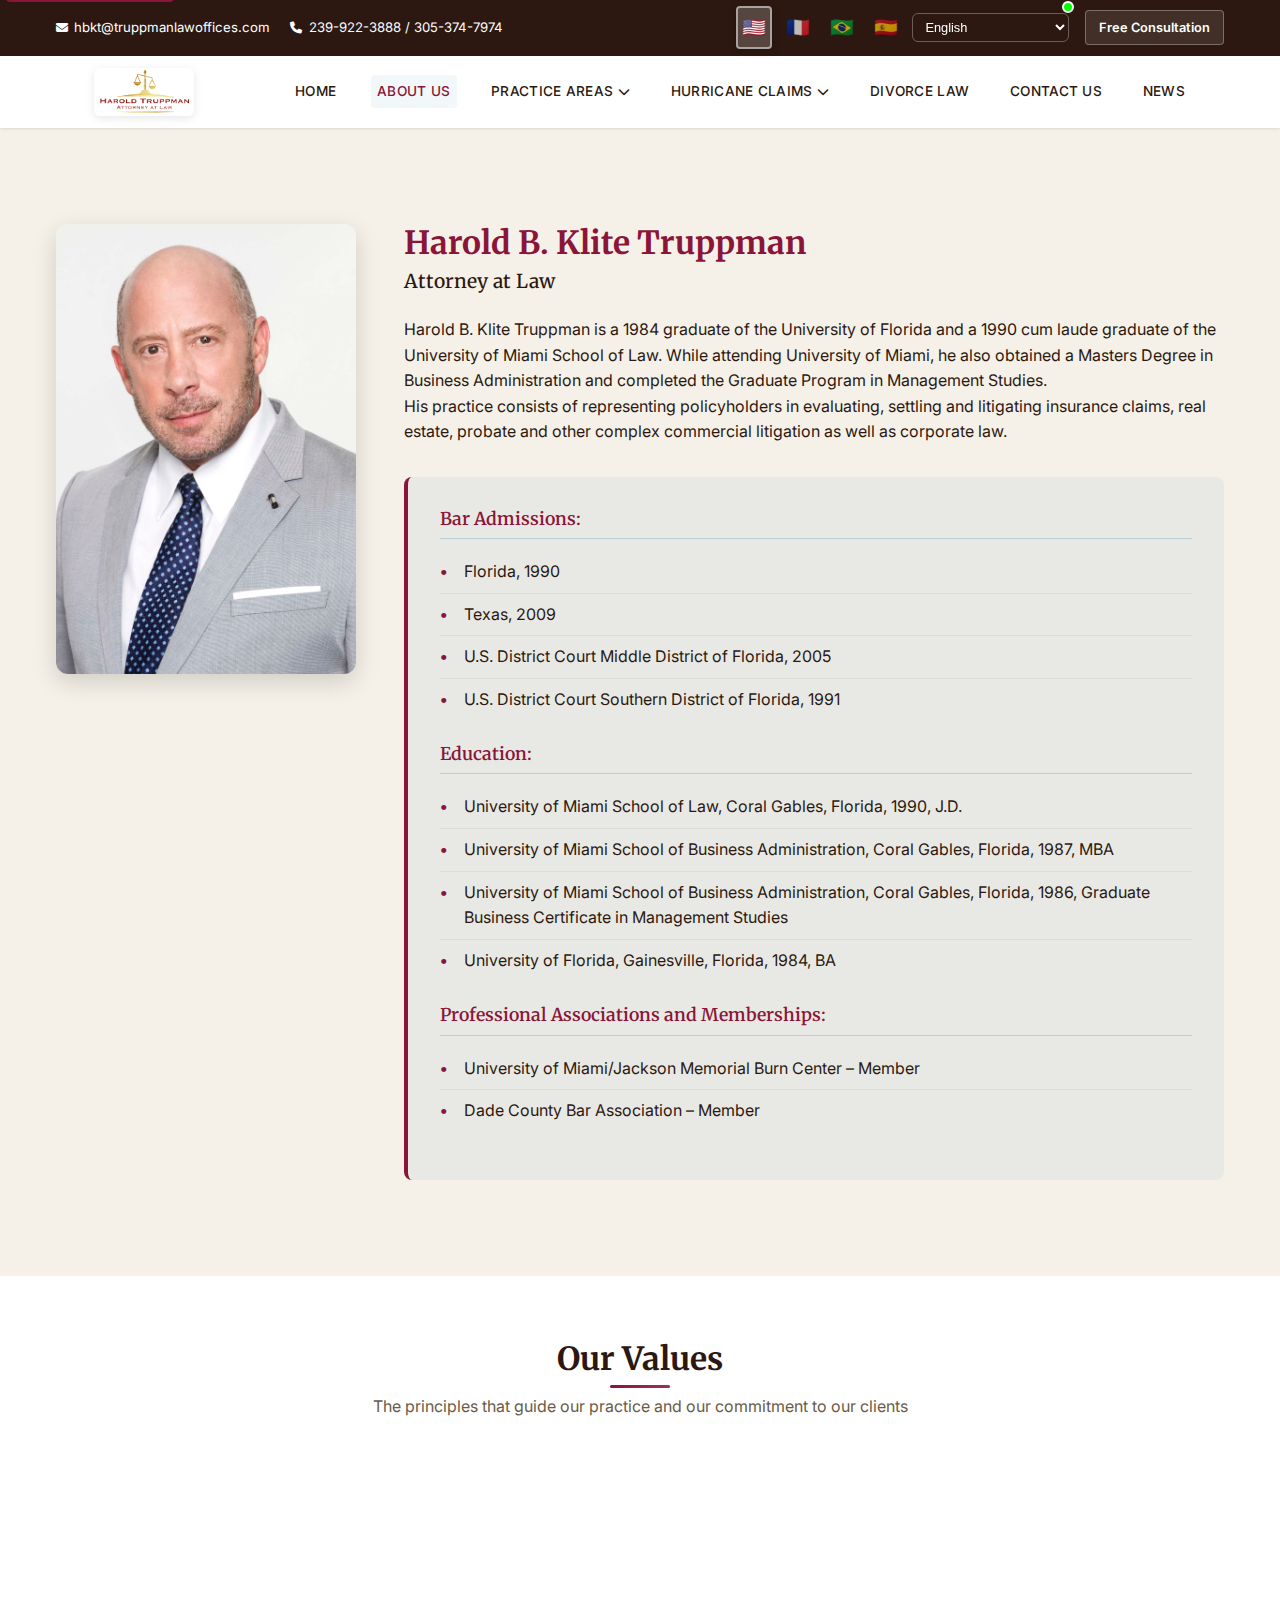
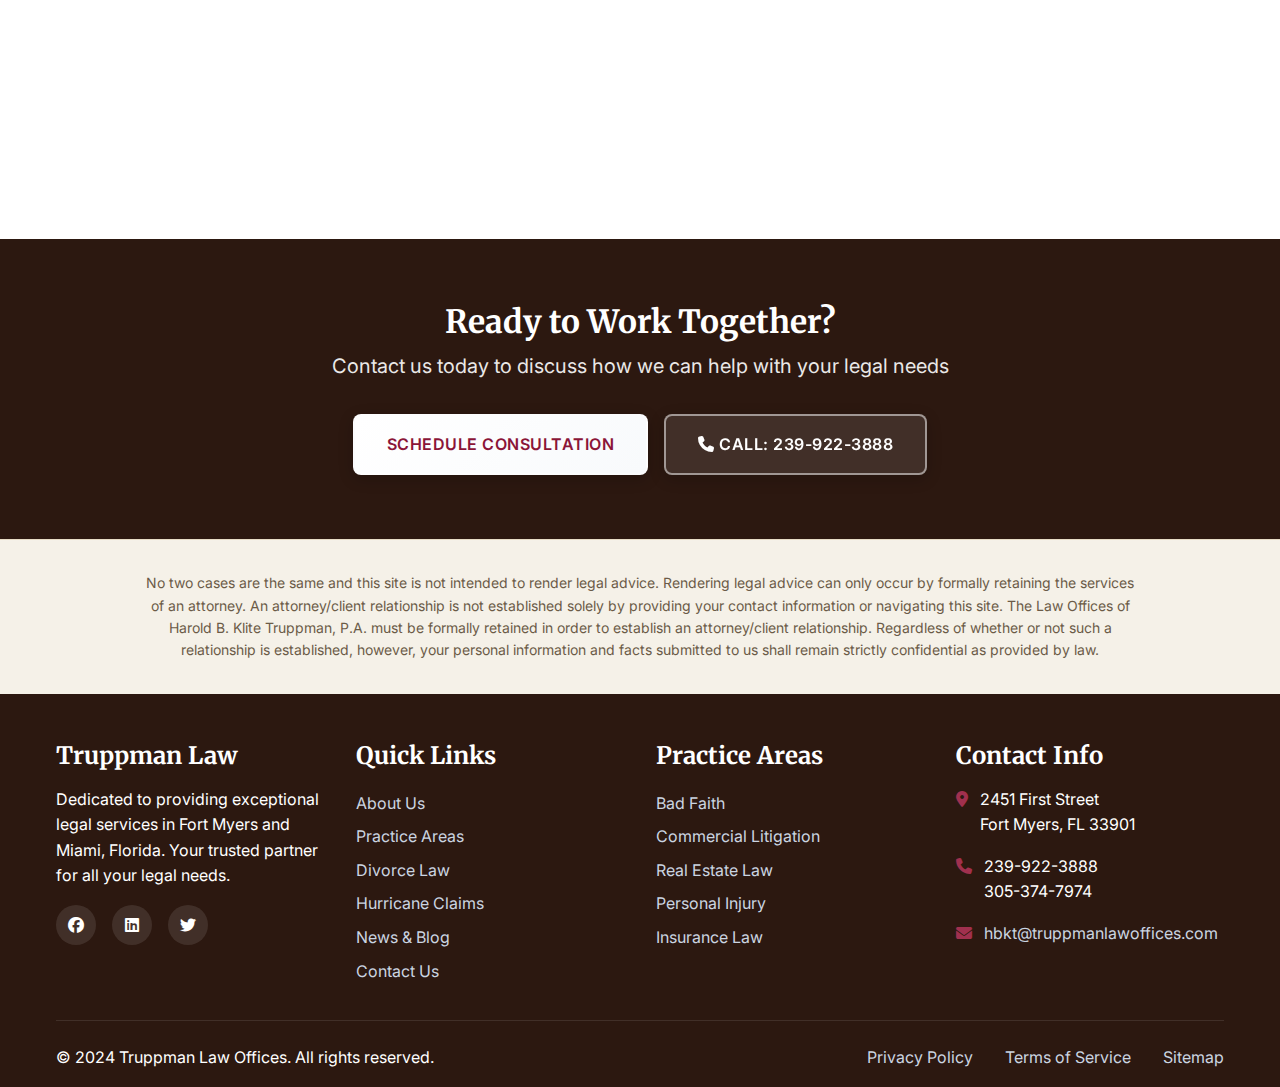
<file: pages/about.html>
<!DOCTYPE html>
<html lang="en">
<head>
    <meta charset="UTF-8">
    <meta name="viewport" content="width=device-width, initial-scale=1.0">
    <title>About Us - Truppman Law | Fort Myers & Miami</title>
    <meta name="description" content="Learn about Truppman Law, our experienced attorneys, and our commitment to providing exceptional legal services in Fort Myers and Miami, Florida.">
    
    <!-- Google Fonts -->
    <link rel="preconnect" href="https://fonts.googleapis.com">
    <link rel="preconnect" href="https://fonts.gstatic.com" crossorigin>
    <link href="https://fonts.googleapis.com/css2?family=Inter:wght@300;400;500;600;700&family=Merriweather:wght@300;400;700&display=swap" rel="stylesheet">
    
    <!-- Font Awesome for Icons -->
    <link rel="stylesheet" href="https://cdnjs.cloudflare.com/ajax/libs/font-awesome/6.4.0/css/all.min.css">
    
    <!-- Custom CSS -->
    <link rel="stylesheet" href="../css/styles.css">
    <link rel="stylesheet" href="../css/enhanced-styles.css">
    <link rel="stylesheet" href="../css/navbar-fixes.css">
    <link rel="stylesheet" href="../css/logo-optimization.css">
    <link rel="stylesheet" href="../css/about-credentials.css">
    <link rel="stylesheet" href="../css/language-system.css">
</head>
<body>
    <!-- Header -->
    <header class="header">
        <!-- Top Bar -->
        <div class="top-bar">
            <div class="container">
                <div class="top-bar-content">
                    <div class="contact-info">
                        <a href="mailto:hbkt@truppmanlawoffices.com">
                            <i class="fas fa-envelope"></i>
                            hbkt@truppmanlawoffices.com
                        </a>
                        <span>
                            <i class="fas fa-phone"></i>
                            239-922-3888 / 305-374-7974
                        </span>
                    </div>
                    <div class="top-bar-actions">
                        <div class="language-selector">
                            <div class="language-flags">
                                <span class="flag-icon active" data-lang="en" title="English">🇺🇸</span>
                                <span class="flag-icon" data-lang="fr" title="French">🇫🇷</span>
                                <span class="flag-icon" data-lang="pt" title="Portuguese">🇧🇷</span>
                                <span class="flag-icon" data-lang="es" title="Spanish">🇪🇸</span>
                            </div>
                            <select id="language-select">
                                <option value="en">English</option>
                                <option value="es">Español</option>
                                <option value="fr">Français</option>
                                <option value="pt">Português</option>
                                <option value="zh">Chinese (Traditional)</option>
                                <option value="nl">Dutch</option>
                                <option value="de">German</option>
                                <option value="ht">Haitian Creole</option>
                                <option value="it">Italian</option>
                                <option value="no">Norwegian</option>
                                <option value="ru">Russian</option>
                            </select>
                        </div>
                        <a href="contact.html" class="top-bar-cta">Free Consultation</a>
                    </div>
                </div>
            </div>
        </div>

        <!-- Main Navigation -->
        <nav class="main-nav">
            <div class="container">
                <div class="nav-content">
                    <!-- Logo -->
                    <a href="../index.html" class="logo">
                        <img src="../images/Harold-Klite-Truppman-Miami-Law-Office-1.png" alt="Truppman Law - Fort Myers & Miami Florida Law Firm" class="logo-image">
                    </a>

                    <!-- Desktop Menu -->
                    <ul class="nav-menu">
                        <li><a href="../index.html">HOME</a></li>
                        <li><a href="about.html" class="active">ABOUT US</a></li>
                        <li class="dropdown">
                            <a href="#" class="dropdown-toggle">
                                PRACTICE AREAS
                                <i class="fas fa-chevron-down"></i>
                            </a>
                            <ul class="dropdown-menu">
                                <li><a href="bad-faith.html">Bad Faith</a></li>
                                <li><a href="condo-law.html">Condo Association Law</a></li>
                                <li><a href="commercial-litigation.html">Commercial Litigation</a></li>
                                <li><a href="construction.html">Construction</a></li>
                                <li><a href="covid-19.html">COVID-19 Business Interruption</a></li>
                                <li><a href="homeowners.html">Homeowners Association</a></li>
                                <li><a href="insurance.html">Insurance</a></li>
                                <li><a href="illegal-towing.html">Illegal Towing</a></li>
                                <li><a href="real-estate.html">Real Estate Law</a></li>
                                <li><a href="personal-injury.html">Personal Injury</a></li>
                            </ul>
                        </li>
                        <li class="dropdown">
                            <a href="#" class="dropdown-toggle">
                                HURRICANE CLAIMS
                                <i class="fas fa-chevron-down"></i>
                            </a>
                            <ul class="dropdown-menu">
                                <li><a href="hurricane-claims.html">Hurricane Insurance Claims</a></li>
                                <li><a href="faq-hurricane.html">FAQ Hurricane Damage</a></li>
                                <li><a href="faq-insurance.html">FAQ Insurance Disputes</a></li>
                            </ul>
                        </li>
                        <li><a href="divorce-law.html">DIVORCE LAW</a></li>
                        <li><a href="contact.html">CONTACT US</a></li>
                        <li><a href="news.html">NEWS</a></li>
                    </ul>

                    <!-- CTA Button removed to prevent overlap -->

                    <!-- Mobile Menu Toggle -->
                    <button class="mobile-menu-toggle" id="mobile-menu-toggle">
                        <span></span>
                        <span></span>
                        <span></span>
                    </button>
                </div>
            </div>
        </nav>

        <!-- Mobile Menu -->
        <div class="mobile-menu" id="mobile-menu">
            <ul>
                <li><a href="../index.html">Home</a></li>
                <li><a href="about.html" class="active">About Us</a></li>
                <li>
                    <a href="#" class="mobile-dropdown-toggle">Practice Areas <i class="fas fa-chevron-down"></i></a>
                    <ul class="mobile-dropdown">
                        <li><a href="bad-faith.html">Bad Faith</a></li>
                        <li><a href="condo-law.html">Condo Association Law</a></li>
                        <li><a href="commercial-litigation.html">Commercial Litigation</a></li>
                        <li><a href="construction.html">Construction</a></li>
                        <li><a href="covid-19.html">COVID-19 Business Interruption</a></li>
                        <li><a href="homeowners.html">Homeowners Association</a></li>
                        <li><a href="insurance.html">Insurance</a></li>
                        <li><a href="illegal-towing.html">Illegal Towing</a></li>
                        <li><a href="real-estate.html">Real Estate Law</a></li>
                        <li><a href="personal-injury.html">Personal Injury</a></li>
                    </ul>
                </li>
                <li>
                    <a href="#" class="mobile-dropdown-toggle">Hurricane Claims <i class="fas fa-chevron-down"></i></a>
                    <ul class="mobile-dropdown">
                        <li><a href="hurricane-claims.html">Hurricane Insurance Claims</a></li>
                        <li><a href="faq-hurricane.html">FAQ Hurricane Damage</a></li>
                        <li><a href="faq-insurance.html">FAQ Insurance Disputes</a></li>
                    </ul>
                </li>
                <li><a href="divorce-law.html">Divorce Law</a></li>
                <li><a href="contact.html">Contact Us</a></li>
                <li><a href="news.html">News</a></li>
                <li><a href="contact.html" class="btn btn-primary">Free Consultation</a></li>
            </ul>
        </div>
    </header>

    <!-- Main Content -->
    <main id="main-content">
        <!-- Attorney Profile -->
        <section class="section bg-light">
            <div class="container">
                <div class="content-wrapper">
                    <div class="attorney-profile">
                        <img src="../images/Harold-Truppman-About.jpg" alt="Harold B. Klite Truppman" class="attorney-photo">
                        <div class="attorney-info">
                            <h2>Harold B. Klite Truppman</h2>
                            <h3>Attorney at Law</h3>
                            <p>
                                Harold B. Klite Truppman is a 1984 graduate of the University of Florida and a 1990 cum laude 
                                graduate of the University of Miami School of Law. While attending University of Miami, he also 
                                obtained a Masters Degree in Business Administration and completed the Graduate Program in 
                                Management Studies.
                            </p>
                            <p>
                                His practice consists of representing policyholders in evaluating, settling and litigating 
                                insurance claims, real estate, probate and other complex commercial litigation as well as 
                                corporate law.
                            </p>
                            
                            <div class="credentials">
                                <h4>Bar Admissions:</h4>
                                <ul>
                                    <li>Florida, 1990</li>
                                    <li>Texas, 2009</li>
                                    <li>U.S. District Court Middle District of Florida, 2005</li>
                                    <li>U.S. District Court Southern District of Florida, 1991</li>
                                </ul>
                                
                                <h4>Education:</h4>
                                <ul>
                                    <li>University of Miami School of Law, Coral Gables, Florida, 1990, J.D.</li>
                                    <li>University of Miami School of Business Administration, Coral Gables, Florida, 1987, MBA</li>
                                    <li>University of Miami School of Business Administration, Coral Gables, Florida, 1986, Graduate Business Certificate in Management Studies</li>
                                    <li>University of Florida, Gainesville, Florida, 1984, BA</li>
                                </ul>
                                
                                <h4>Professional Associations and Memberships:</h4>
                                <ul>
                                    <li>University of Miami/Jackson Memorial Burn Center – Member</li>
                                    <li>Dade County Bar Association – Member</li>
                                </ul>
                            </div>
                        </div>
                    </div>
                </div>
            </div>
        </section>

        <!-- Our Values -->
        <section class="section">
            <div class="container">
                <div class="section-header">
                    <h2>Our Values</h2>
                    <p>The principles that guide our practice and our commitment to our clients</p>
                </div>
                
                <div class="features-grid">
                    <div class="feature-card">
                        <div class="feature-icon">
                            <i class="fas fa-handshake"></i>
                        </div>
                        <h3>Integrity</h3>
                        <p>We conduct our practice with the highest ethical standards and complete transparency with our clients.</p>
                    </div>
                    
                    <div class="feature-card">
                        <div class="feature-icon">
                            <i class="fas fa-user-friends"></i>
                        </div>
                        <h3>Client Focus</h3>
                        <p>Every decision we make is guided by what's in the best interest of our clients and their goals.</p>
                    </div>
                    
                    <div class="feature-card">
                        <div class="feature-icon">
                            <i class="fas fa-graduation-cap"></i>
                        </div>
                        <h3>Excellence</h3>
                        <p>We continuously strive for the highest quality in legal representation and client service.</p>
                    </div>
                </div>
            </div>
        </section>

        <!-- Contact CTA -->
        <section class="cta section">
            <div class="container">
                <h2>Ready to Work Together?</h2>
                <p>Contact us today to discuss how we can help with your legal needs</p>
                <div class="cta-buttons">
                    <a href="contact.html" class="btn btn-light">Schedule Consultation</a>
                    <a href="tel:239-922-3888" class="btn btn-outline-light">
                        <i class="fas fa-phone"></i> Call: 239-922-3888
                    </a>
                </div>
            </div>
        </section>
    </main>

    <!-- Legal Disclaimer -->
    <section class="legal-disclaimer">
        <div class="container">
            <p class="disclaimer-text">
                No two cases are the same and this site is not intended to render legal advice. Rendering legal advice can only occur by formally retaining the services of an attorney. An attorney/client relationship is not established solely by providing your contact information or navigating this site. The Law Offices of Harold B. Klite Truppman, P.A. must be formally retained in order to establish an attorney/client relationship. Regardless of whether or not such a relationship is established, however, your personal information and facts submitted to us shall remain strictly confidential as provided by law.
            </p>
        </div>
    </section>

    <!-- Footer -->
    <footer class="footer">
        <div class="container">
            <div class="footer-grid">
                <!-- About Section -->
                <div class="footer-section">
                    <h3>Truppman Law</h3>
                    <p>Dedicated to providing exceptional legal services in Fort Myers and Miami, Florida. Your trusted partner for all your legal needs.</p>
                    <div class="social-links">
                        <a href="#" aria-label="Facebook"><i class="fab fa-facebook"></i></a>
                        <a href="#" aria-label="LinkedIn"><i class="fab fa-linkedin"></i></a>
                        <a href="#" aria-label="Twitter"><i class="fab fa-twitter"></i></a>
                    </div>
                </div>

                <!-- Quick Links -->
                <div class="footer-section">
                    <h3>Quick Links</h3>
                    <ul>
                        <li><a href="about.html">About Us</a></li>
                        <li><a href="practice-areas.html">Practice Areas</a></li>
                        <li><a href="divorce-law.html">Divorce Law</a></li>
                        <li><a href="hurricane-claims.html">Hurricane Claims</a></li>
                        <li><a href="news.html">News & Blog</a></li>
                        <li><a href="contact.html">Contact Us</a></li>
                    </ul>
                </div>

                <!-- Practice Areas -->
                <div class="footer-section">
                    <h3>Practice Areas</h3>
                    <ul>
                        <li><a href="bad-faith.html">Bad Faith</a></li>
                        <li><a href="commercial-litigation.html">Commercial Litigation</a></li>
                        <li><a href="real-estate.html">Real Estate Law</a></li>
                        <li><a href="personal-injury.html">Personal Injury</a></li>
                        <li><a href="insurance.html">Insurance Law</a></li>
                    </ul>
                </div>

                <!-- Contact Info -->
                <div class="footer-section">
                    <h3>Contact Info</h3>
                    <div class="contact-item">
                        <i class="fas fa-map-marker-alt"></i>
                        <p>2451 First Street<br>Fort Myers, FL 33901</p>
                    </div>
                    <div class="contact-item">
                        <i class="fas fa-phone"></i>
                        <p>239-922-3888<br>305-374-7974</p>
                    </div>
                    <div class="contact-item">
                        <i class="fas fa-envelope"></i>
                        <a href="mailto:hbkt@truppmanlawoffices.com">hbkt@truppmanlawoffices.com</a>
                    </div>
                </div>
            </div>

            <div class="footer-bottom">
                <p>&copy; 2024 Truppman Law Offices. All rights reserved.</p>
                <div class="footer-links">
                    <a href="#">Privacy Policy</a>
                    <a href="#">Terms of Service</a>
                    <a href="#">Sitemap</a>
                </div>
            </div>
        </div>
    </footer>

    <!-- Scripts -->
    <script src="../js/main.js"></script>
    <script src="../js/enhanced-interactions.js"></script>
    <script src="../js/language-switcher.js"></script>
</body>
</html>
</file>
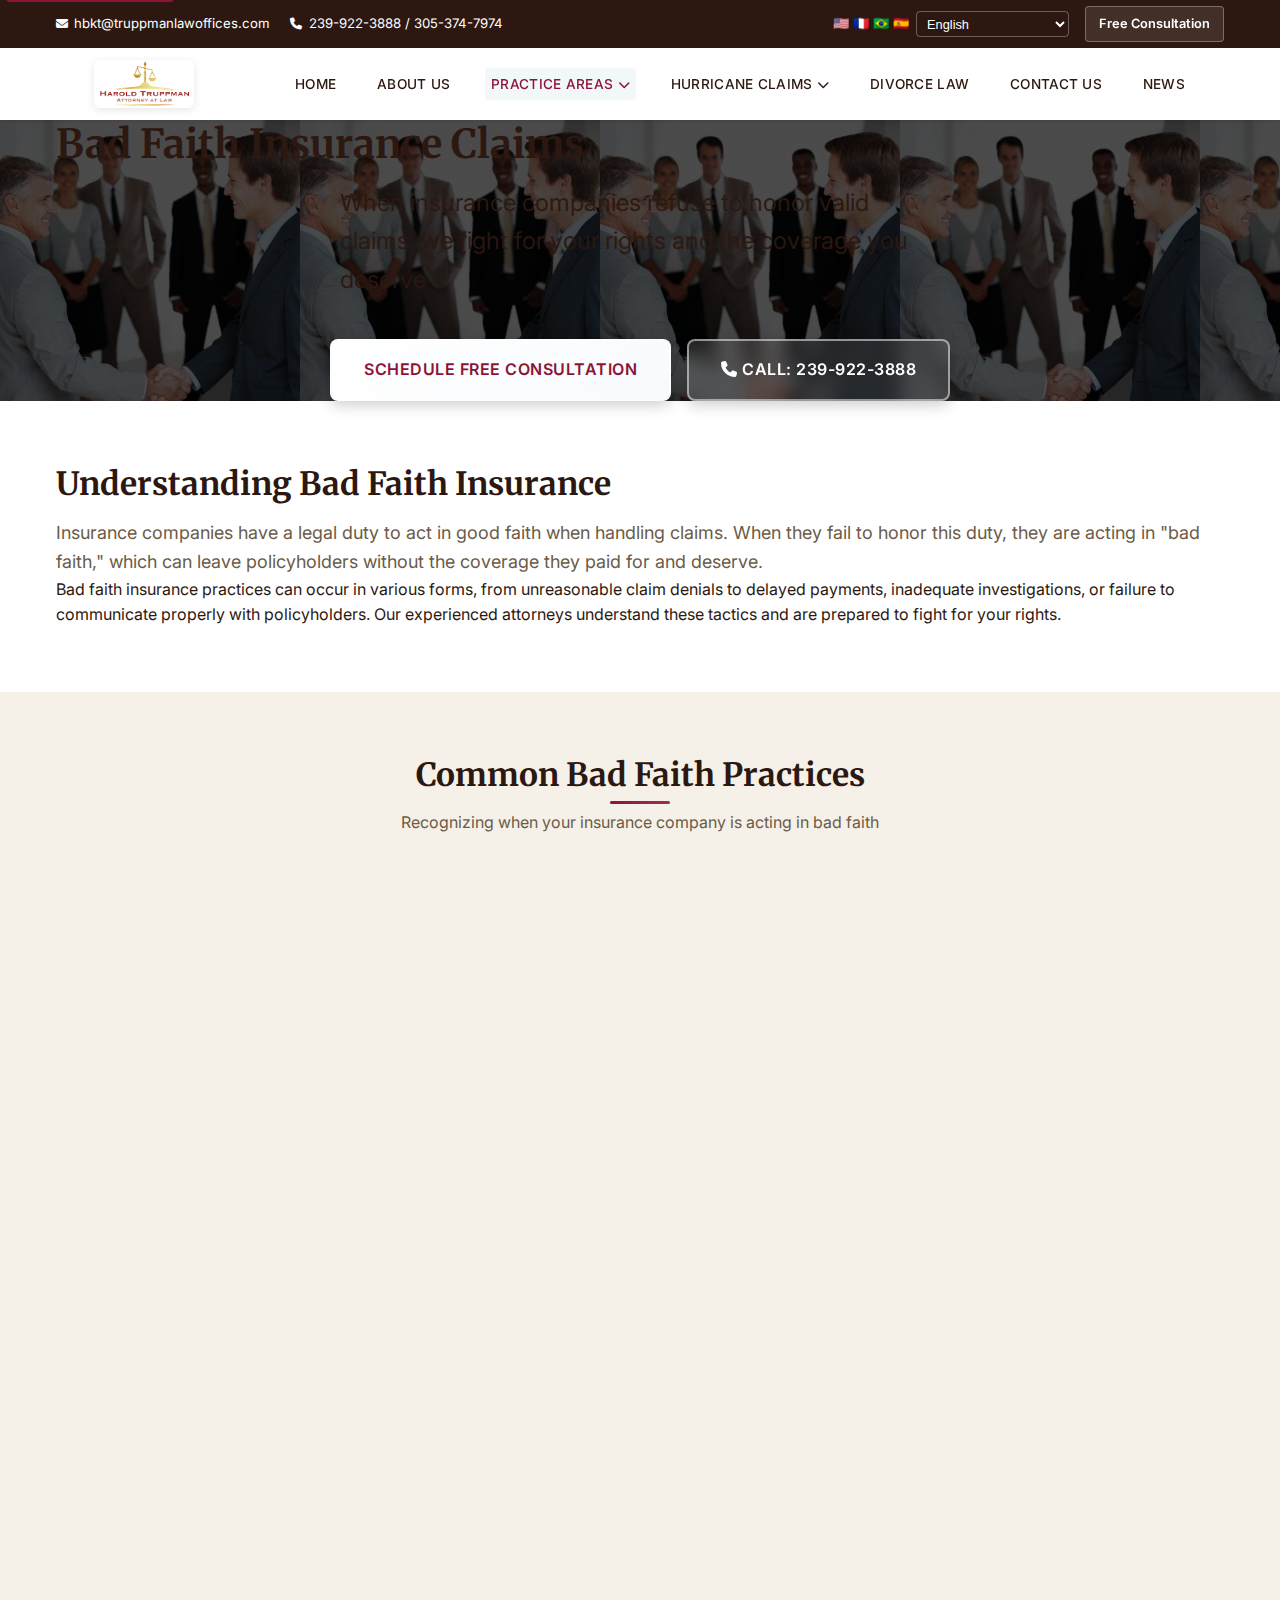
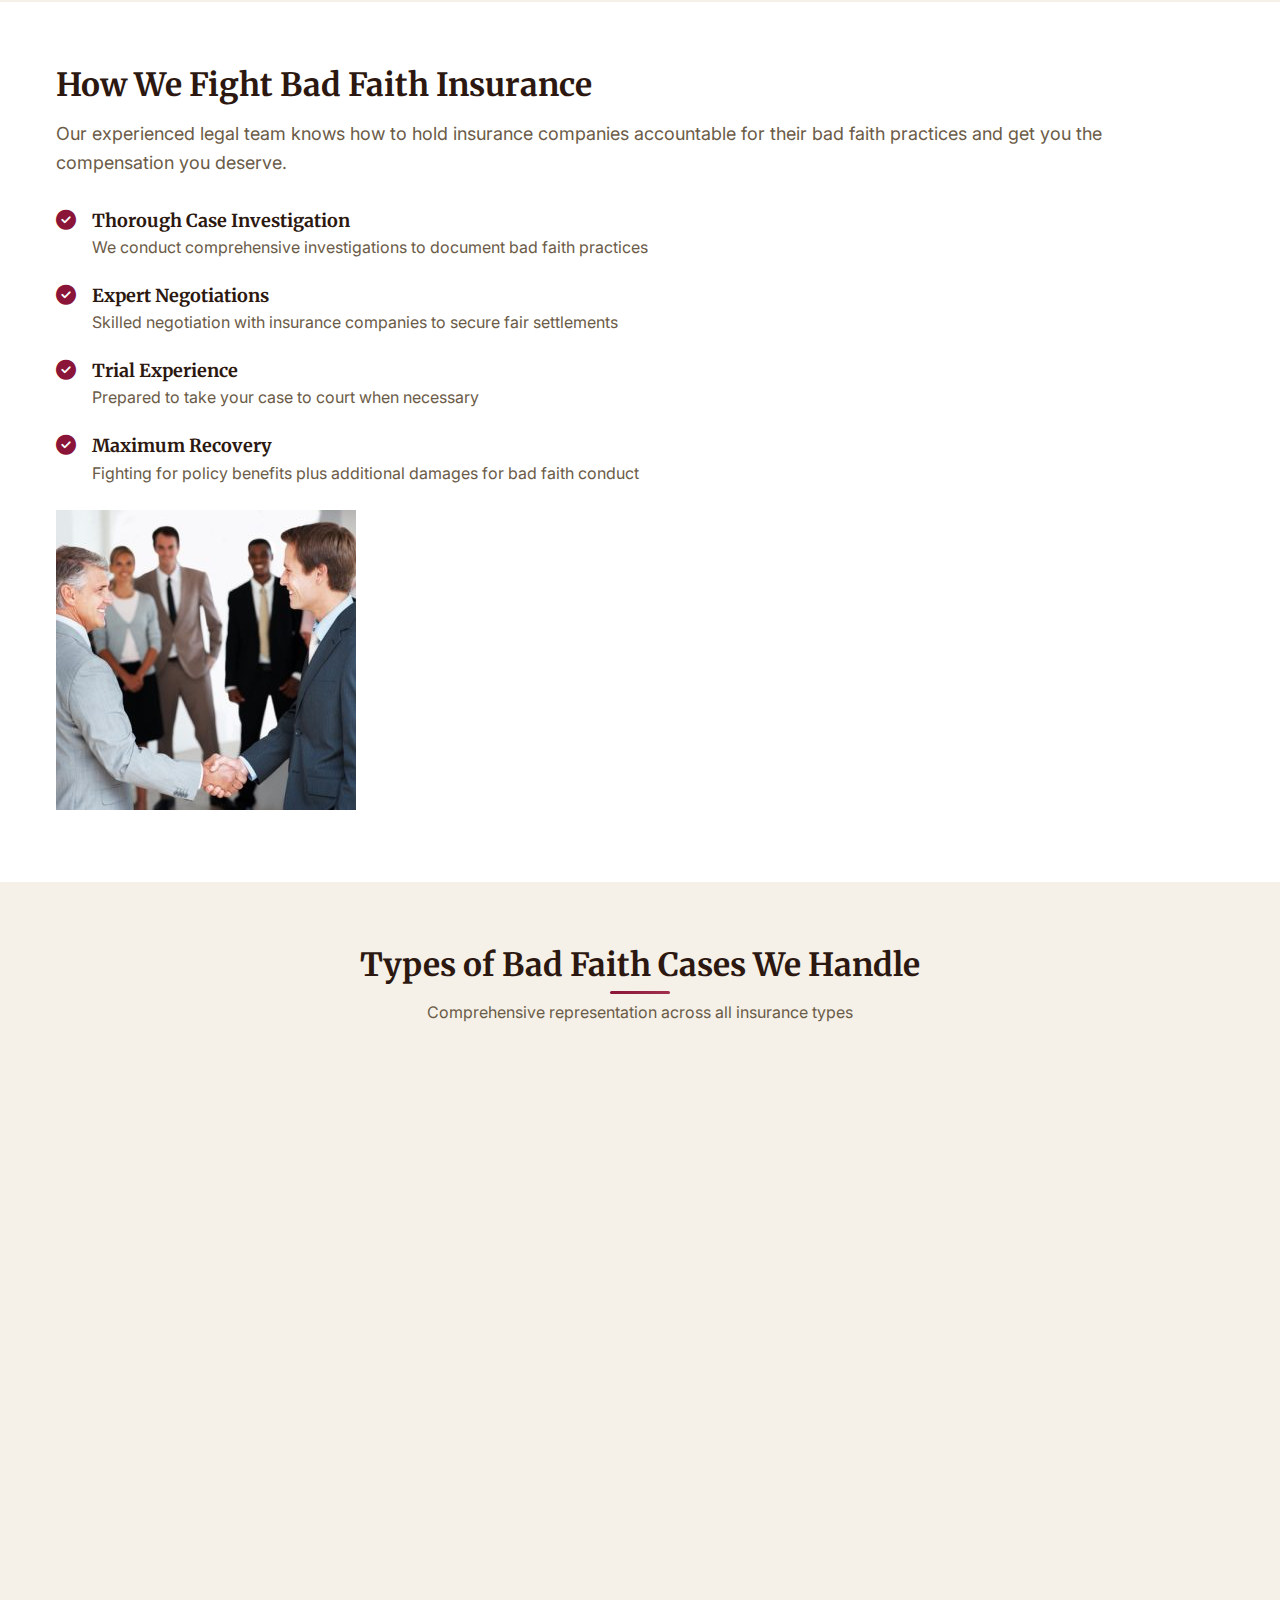
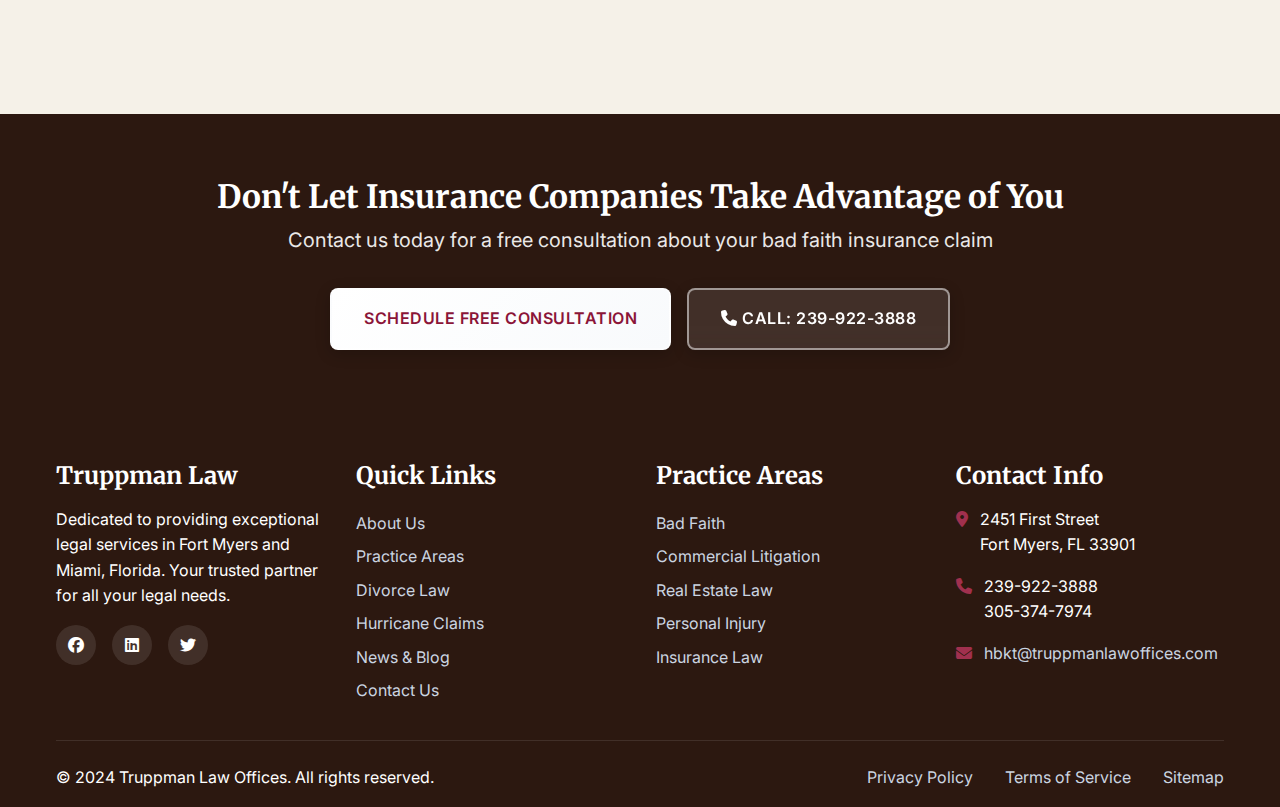
<file: pages/bad-faith.html>
<!DOCTYPE html>
<html lang="en">
<head>
    <meta charset="UTF-8">
    <meta name="viewport" content="width=device-width, initial-scale=1.0">
    <title>Bad Faith Insurance - Truppman Law | Fort Myers & Miami</title>
    <meta name="description" content="Fight bad faith insurance practices with experienced Florida attorneys. Get the coverage you deserve. Serving Fort Myers and Miami.">
    
    <!-- Google Fonts -->
    <link rel="preconnect" href="https://fonts.googleapis.com">
    <link rel="preconnect" href="https://fonts.gstatic.com" crossorigin>
    <link href="https://fonts.googleapis.com/css2?family=Inter:wght@300;400;500;600;700&family=Merriweather:wght@300;400;700&display=swap" rel="stylesheet">
    
    <!-- Font Awesome for Icons -->
    <link rel="stylesheet" href="https://cdnjs.cloudflare.com/ajax/libs/font-awesome/6.4.0/css/all.min.css">
    
    <!-- Custom CSS -->
    <link rel="stylesheet" href="../css/styles.css">
    <link rel="stylesheet" href="../css/enhanced-styles.css">
    <link rel="stylesheet" href="../css/navbar-fixes.css">
    <link rel="stylesheet" href="../css/logo-optimization.css">
</head>
<body>
    <!-- Header -->
    <header class="header">
        <!-- Top Bar -->
        <div class="top-bar">
            <div class="container">
                <div class="top-bar-content">
                    <div class="contact-info">
                        <a href="mailto:hbkt@truppmanlawoffices.com">
                            <i class="fas fa-envelope"></i>
                            hbkt@truppmanlawoffices.com
                        </a>
                        <span>
                            <i class="fas fa-phone"></i>
                            239-922-3888 / 305-374-7974
                        </span>
                    </div>
                    <div class="top-bar-actions">
                        <div class="language-selector">
                            <div class="language-flags">
                                <span class="flag-icon active" data-lang="en" title="English">🇺🇸</span>
                                <span class="flag-icon" data-lang="fr" title="French">🇫🇷</span>
                                <span class="flag-icon" data-lang="pt" title="Portuguese">🇧🇷</span>
                                <span class="flag-icon" data-lang="es" title="Spanish">🇪🇸</span>
                            </div>
                            <select id="language-select">
                                <option value="en">English</option>
                                <option value="es">Español</option>
                                <option value="fr">Français</option>
                                <option value="pt">Português</option>
                                <option value="zh">Chinese (Traditional)</option>
                                <option value="nl">Dutch</option>
                                <option value="de">German</option>
                                <option value="ht">Haitian Creole</option>
                                <option value="it">Italian</option>
                                <option value="no">Norwegian</option>
                                <option value="ru">Russian</option>
                            </select>
                        </div>
                        <a href="contact.html" class="top-bar-cta">Free Consultation</a>
                    </div>
                </div>
            </div>
        </div>

        <!-- Main Navigation -->
        <nav class="main-nav">
            <div class="container">
                <div class="nav-content">
                    <!-- Logo -->
                    <a href="../index.html" class="logo">
                        <img src="../images/Harold-Klite-Truppman-Miami-Law-Office-1.png" alt="Truppman Law - Fort Myers & Miami Florida Law Firm" class="logo-image">
                    </a>

                    <!-- Desktop Menu -->
                    <ul class="nav-menu">
                        <li><a href="../index.html">HOME</a></li>
                        <li><a href="about.html">ABOUT US</a></li>
                        <li class="dropdown">
                            <a href="#" class="dropdown-toggle active">
                                PRACTICE AREAS
                                <i class="fas fa-chevron-down"></i>
                            </a>
                            <ul class="dropdown-menu">
                                <li><a href="bad-faith.html" class="active">Bad Faith</a></li>
                                <li><a href="condo-law.html">Condo Association Law</a></li>
                                <li><a href="commercial-litigation.html">Commercial Litigation</a></li>
                                <li><a href="construction.html">Construction</a></li>
                                <li><a href="covid-19.html">COVID-19 Business Interruption</a></li>
                                <li><a href="homeowners.html">Homeowners Association</a></li>
                                <li><a href="insurance.html">Insurance</a></li>
                                <li><a href="illegal-towing.html">Illegal Towing</a></li>
                                <li><a href="real-estate.html">Real Estate Law</a></li>
                                <li><a href="personal-injury.html">Personal Injury</a></li>
                            </ul>
                        </li>
                        <li class="dropdown">
                            <a href="#" class="dropdown-toggle">
                                HURRICANE CLAIMS
                                <i class="fas fa-chevron-down"></i>
                            </a>
                            <ul class="dropdown-menu">
                                <li><a href="hurricane-claims.html">Hurricane Insurance Claims</a></li>
                                <li><a href="faq-hurricane.html">FAQ Hurricane Damage</a></li>
                                <li><a href="faq-insurance.html">FAQ Insurance Disputes</a></li>
                            </ul>
                        </li>
                        <li><a href="divorce-law.html">DIVORCE LAW</a></li>
                        <li><a href="contact.html">CONTACT US</a></li>
                        <li><a href="news.html">NEWS</a></li>
                    </ul>

                    <!-- CTA Button removed to prevent overlap -->

                    <!-- Mobile Menu Toggle -->
                    <button class="mobile-menu-toggle" id="mobile-menu-toggle">
                        <span></span>
                        <span></span>
                        <span></span>
                    </button>
                </div>
            </div>
        </nav>

        <!-- Mobile Menu -->
        <div class="mobile-menu" id="mobile-menu">
            <ul>
                <li><a href="../index.html">Home</a></li>
                <li><a href="about.html">About Us</a></li>
                <li>
                    <a href="#" class="mobile-dropdown-toggle active">Practice Areas <i class="fas fa-chevron-down"></i></a>
                    <ul class="mobile-dropdown">
                        <li><a href="bad-faith.html" class="active">Bad Faith</a></li>
                        <li><a href="condo-law.html">Condo Association Law</a></li>
                        <li><a href="commercial-litigation.html">Commercial Litigation</a></li>
                        <li><a href="construction.html">Construction</a></li>
                        <li><a href="covid-19.html">COVID-19 Business Interruption</a></li>
                        <li><a href="homeowners.html">Homeowners Association</a></li>
                        <li><a href="insurance.html">Insurance</a></li>
                        <li><a href="illegal-towing.html">Illegal Towing</a></li>
                        <li><a href="real-estate.html">Real Estate Law</a></li>
                        <li><a href="personal-injury.html">Personal Injury</a></li>
                    </ul>
                </li>
                <li>
                    <a href="#" class="mobile-dropdown-toggle">Hurricane Claims <i class="fas fa-chevron-down"></i></a>
                    <ul class="mobile-dropdown">
                        <li><a href="hurricane-claims.html">Hurricane Insurance Claims</a></li>
                        <li><a href="faq-hurricane.html">FAQ Hurricane Damage</a></li>
                        <li><a href="faq-insurance.html">FAQ Insurance Disputes</a></li>
                    </ul>
                </li>
                <li><a href="divorce-law.html">Divorce Law</a></li>
                <li><a href="contact.html">Contact Us</a></li>
                <li><a href="news.html">News</a></li>
                <li><a href="contact.html" class="btn btn-primary">Free Consultation</a></li>
            </ul>
        </div>
    </header>

    <!-- Main Content -->
    <main id="main-content">
        <!-- Page Hero -->
        <section class="page-hero" style="background-image: linear-gradient(rgba(0,0,0,0.7), rgba(0,0,0,0.7)), url('../images/Boca-Raton-Boyton-Delray-Beach-Bad-Faith-Attorney-300x300.jpg');">
            <div class="container">
                <h1>Bad Faith Insurance Claims</h1>
                <p class="hero-subtitle">When insurance companies refuse to honor valid claims, we fight for your rights and the coverage you deserve</p>
                <div class="hero-buttons">
                    <a href="contact.html" class="btn btn-light">Schedule Free Consultation</a>
                    <a href="tel:239-922-3888" class="btn btn-outline-light">
                        <i class="fas fa-phone"></i> Call: 239-922-3888
                    </a>
                </div>
            </div>
        </section>

        <!-- Introduction Section -->
        <section class="section">
            <div class="container">
                <div class="content-wrapper">
                    <h2>Understanding Bad Faith Insurance</h2>
                    <p class="lead">
                        Insurance companies have a legal duty to act in good faith when handling claims. When they 
                        fail to honor this duty, they are acting in "bad faith," which can leave policyholders 
                        without the coverage they paid for and deserve.
                    </p>
                    <p>
                        Bad faith insurance practices can occur in various forms, from unreasonable claim denials 
                        to delayed payments, inadequate investigations, or failure to communicate properly with 
                        policyholders. Our experienced attorneys understand these tactics and are prepared to 
                        fight for your rights.
                    </p>
                </div>
            </div>
        </section>

        <!-- Common Bad Faith Practices -->
        <section class="section bg-light">
            <div class="container">
                <div class="section-header">
                    <h2>Common Bad Faith Practices</h2>
                    <p>Recognizing when your insurance company is acting in bad faith</p>
                </div>
                
                <div class="features-grid">
                    <div class="feature-card">
                        <div class="feature-icon">
                            <i class="fas fa-times-circle"></i>
                        </div>
                        <h3>Unreasonable Claim Denials</h3>
                        <p>Denying valid claims without proper investigation or reasonable basis</p>
                    </div>
                    
                    <div class="feature-card">
                        <div class="feature-icon">
                            <i class="fas fa-clock"></i>
                        </div>
                        <h3>Delayed Payments</h3>
                        <p>Unnecessarily delaying claim processing or payment without justification</p>
                    </div>
                    
                    <div class="feature-card">
                        <div class="feature-icon">
                            <i class="fas fa-search"></i>
                        </div>
                        <h3>Inadequate Investigation</h3>
                        <p>Failing to properly investigate claims or ignoring evidence</p>
                    </div>
                    
                    <div class="feature-card">
                        <div class="feature-icon">
                            <i class="fas fa-dollar-sign"></i>
                        </div>
                        <h3>Lowball Settlements</h3>
                        <p>Offering unreasonably low settlement amounts for valid claims</p>
                    </div>
                    
                    <div class="feature-card">
                        <div class="feature-icon">
                            <i class="fas fa-comments"></i>
                        </div>
                        <h3>Poor Communication</h3>
                        <p>Failing to respond to inquiries or provide necessary information</p>
                    </div>
                    
                    <div class="feature-card">
                        <div class="feature-icon">
                            <i class="fas fa-file-alt"></i>
                        </div>
                        <h3>Misrepresenting Policy Terms</h3>
                        <p>Misinterpreting policy language to avoid paying legitimate claims</p>
                    </div>
                </div>
            </div>
        </section>

        <!-- How We Help -->
        <section class="section">
            <div class="container">
                <div class="grid grid-cols-1 lg:grid-cols-2 gap-12 items-center">
                    <div>
                        <h2>How We Fight Bad Faith Insurance</h2>
                        <p class="lead">
                            Our experienced legal team knows how to hold insurance companies accountable 
                            for their bad faith practices and get you the compensation you deserve.
                        </p>
                        <ul class="benefits-list">
                            <li>
                                <i class="fas fa-check-circle"></i>
                                <div>
                                    <h4>Thorough Case Investigation</h4>
                                    <p>We conduct comprehensive investigations to document bad faith practices</p>
                                </div>
                            </li>
                            <li>
                                <i class="fas fa-check-circle"></i>
                                <div>
                                    <h4>Expert Negotiations</h4>
                                    <p>Skilled negotiation with insurance companies to secure fair settlements</p>
                                </div>
                            </li>
                            <li>
                                <i class="fas fa-check-circle"></i>
                                <div>
                                    <h4>Trial Experience</h4>
                                    <p>Prepared to take your case to court when necessary</p>
                                </div>
                            </li>
                            <li>
                                <i class="fas fa-check-circle"></i>
                                <div>
                                    <h4>Maximum Recovery</h4>
                                    <p>Fighting for policy benefits plus additional damages for bad faith conduct</p>
                                </div>
                            </li>
                        </ul>
                    </div>
                    <div>
                        <img src="../images/Boca-Raton-Boyton-Delray-Beach-Bad-Faith-Attorney-300x300.jpg" alt="Bad Faith Insurance Attorney" class="w-full rounded-lg shadow-lg">
                    </div>
                </div>
            </div>
        </section>

        <!-- Types of Cases -->
        <section class="section bg-light">
            <div class="container">
                <div class="section-header">
                    <h2>Types of Bad Faith Cases We Handle</h2>
                    <p>Comprehensive representation across all insurance types</p>
                </div>
                
                <div class="services-grid">
                    <div class="service-card">
                        <div class="service-icon">
                            <i class="fas fa-home"></i>
                        </div>
                        <h3>Homeowner's Insurance</h3>
                        <p>Property damage claims, hurricane damage, and dwelling coverage disputes</p>
                    </div>
                    
                    <div class="service-card">
                        <div class="service-icon">
                            <i class="fas fa-car"></i>
                        </div>
                        <h3>Auto Insurance</h3>
                        <p>Vehicle damage claims, personal injury protection, and liability coverage</p>
                    </div>
                    
                    <div class="service-card">
                        <div class="service-icon">
                            <i class="fas fa-briefcase"></i>
                        </div>
                        <h3>Commercial Insurance</h3>
                        <p>Business interruption, property damage, and commercial liability claims</p>
                    </div>
                    
                    <div class="service-card">
                        <div class="service-icon">
                            <i class="fas fa-heart"></i>
                        </div>
                        <h3>Health Insurance</h3>
                        <p>Medical claim denials and coverage disputes</p>
                    </div>
                    
                    <div class="service-card">
                        <div class="service-icon">
                            <i class="fas fa-user-injured"></i>
                        </div>
                        <h3>Disability Insurance</h3>
                        <p>Short-term and long-term disability claim denials</p>
                    </div>
                    
                    <div class="service-card">
                        <div class="service-icon">
                            <i class="fas fa-skull"></i>
                        </div>
                        <h3>Life Insurance</h3>
                        <p>Beneficiary claim disputes and policy cancellations</p>
                    </div>
                </div>
            </div>
        </section>

        <!-- CTA Section -->
        <section class="cta section">
            <div class="container">
                <h2>Don't Let Insurance Companies Take Advantage of You</h2>
                <p>Contact us today for a free consultation about your bad faith insurance claim</p>
                <div class="cta-buttons">
                    <a href="contact.html" class="btn btn-light">Schedule Free Consultation</a>
                    <a href="tel:239-922-3888" class="btn btn-outline-light">
                        <i class="fas fa-phone"></i> Call: 239-922-3888
                    </a>
                </div>
            </div>
        </section>
    </main>

    <!-- Footer -->
    <footer class="footer">
        <div class="container">
            <div class="footer-grid">
                <!-- About Section -->
                <div class="footer-section">
                    <h3>Truppman Law</h3>
                    <p>Dedicated to providing exceptional legal services in Fort Myers and Miami, Florida. Your trusted partner for all your legal needs.</p>
                    <div class="social-links">
                        <a href="#" aria-label="Facebook"><i class="fab fa-facebook"></i></a>
                        <a href="#" aria-label="LinkedIn"><i class="fab fa-linkedin"></i></a>
                        <a href="#" aria-label="Twitter"><i class="fab fa-twitter"></i></a>
                    </div>
                </div>

                <!-- Quick Links -->
                <div class="footer-section">
                    <h3>Quick Links</h3>
                    <ul>
                        <li><a href="about.html">About Us</a></li>
                        <li><a href="practice-areas.html">Practice Areas</a></li>
                        <li><a href="divorce-law.html">Divorce Law</a></li>
                        <li><a href="hurricane-claims.html">Hurricane Claims</a></li>
                        <li><a href="news.html">News & Blog</a></li>
                        <li><a href="contact.html">Contact Us</a></li>
                    </ul>
                </div>

                <!-- Practice Areas -->
                <div class="footer-section">
                    <h3>Practice Areas</h3>
                    <ul>
                        <li><a href="bad-faith.html">Bad Faith</a></li>
                        <li><a href="commercial-litigation.html">Commercial Litigation</a></li>
                        <li><a href="real-estate.html">Real Estate Law</a></li>
                        <li><a href="personal-injury.html">Personal Injury</a></li>
                        <li><a href="insurance.html">Insurance Law</a></li>
                    </ul>
                </div>

                <!-- Contact Info -->
                <div class="footer-section">
                    <h3>Contact Info</h3>
                    <div class="contact-item">
                        <i class="fas fa-map-marker-alt"></i>
                        <p>2451 First Street<br>Fort Myers, FL 33901</p>
                    </div>
                    <div class="contact-item">
                        <i class="fas fa-phone"></i>
                        <p>239-922-3888<br>305-374-7974</p>
                    </div>
                    <div class="contact-item">
                        <i class="fas fa-envelope"></i>
                        <a href="mailto:hbkt@truppmanlawoffices.com">hbkt@truppmanlawoffices.com</a>
                    </div>
                </div>
            </div>

            <div class="footer-bottom">
                <p>&copy; 2024 Truppman Law Offices. All rights reserved.</p>
                <div class="footer-links">
                    <a href="#">Privacy Policy</a>
                    <a href="#">Terms of Service</a>
                    <a href="#">Sitemap</a>
                </div>
            </div>
        </div>
    </footer>

    <!-- Scripts -->
    <script src="../js/main.js"></script>
    <script src="../js/enhanced-interactions.js"></script>
</body>
</html>
</file>
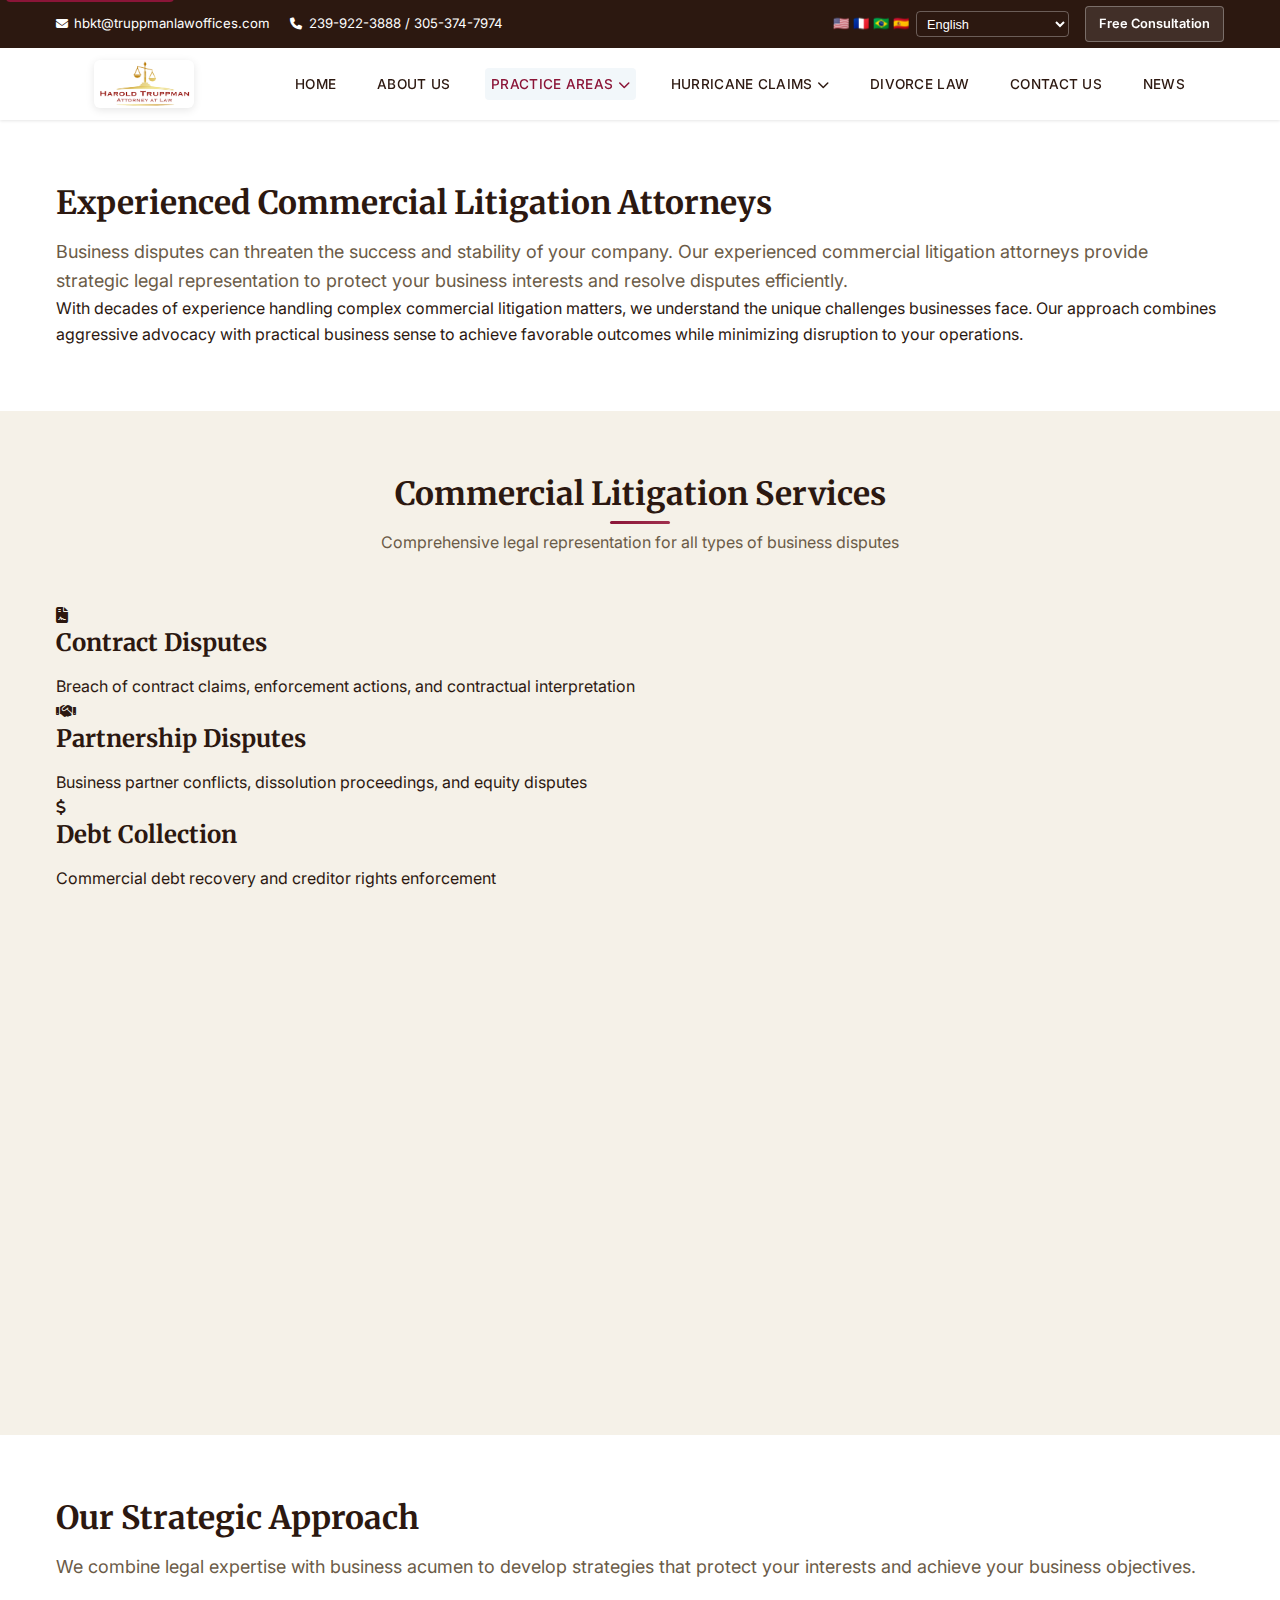
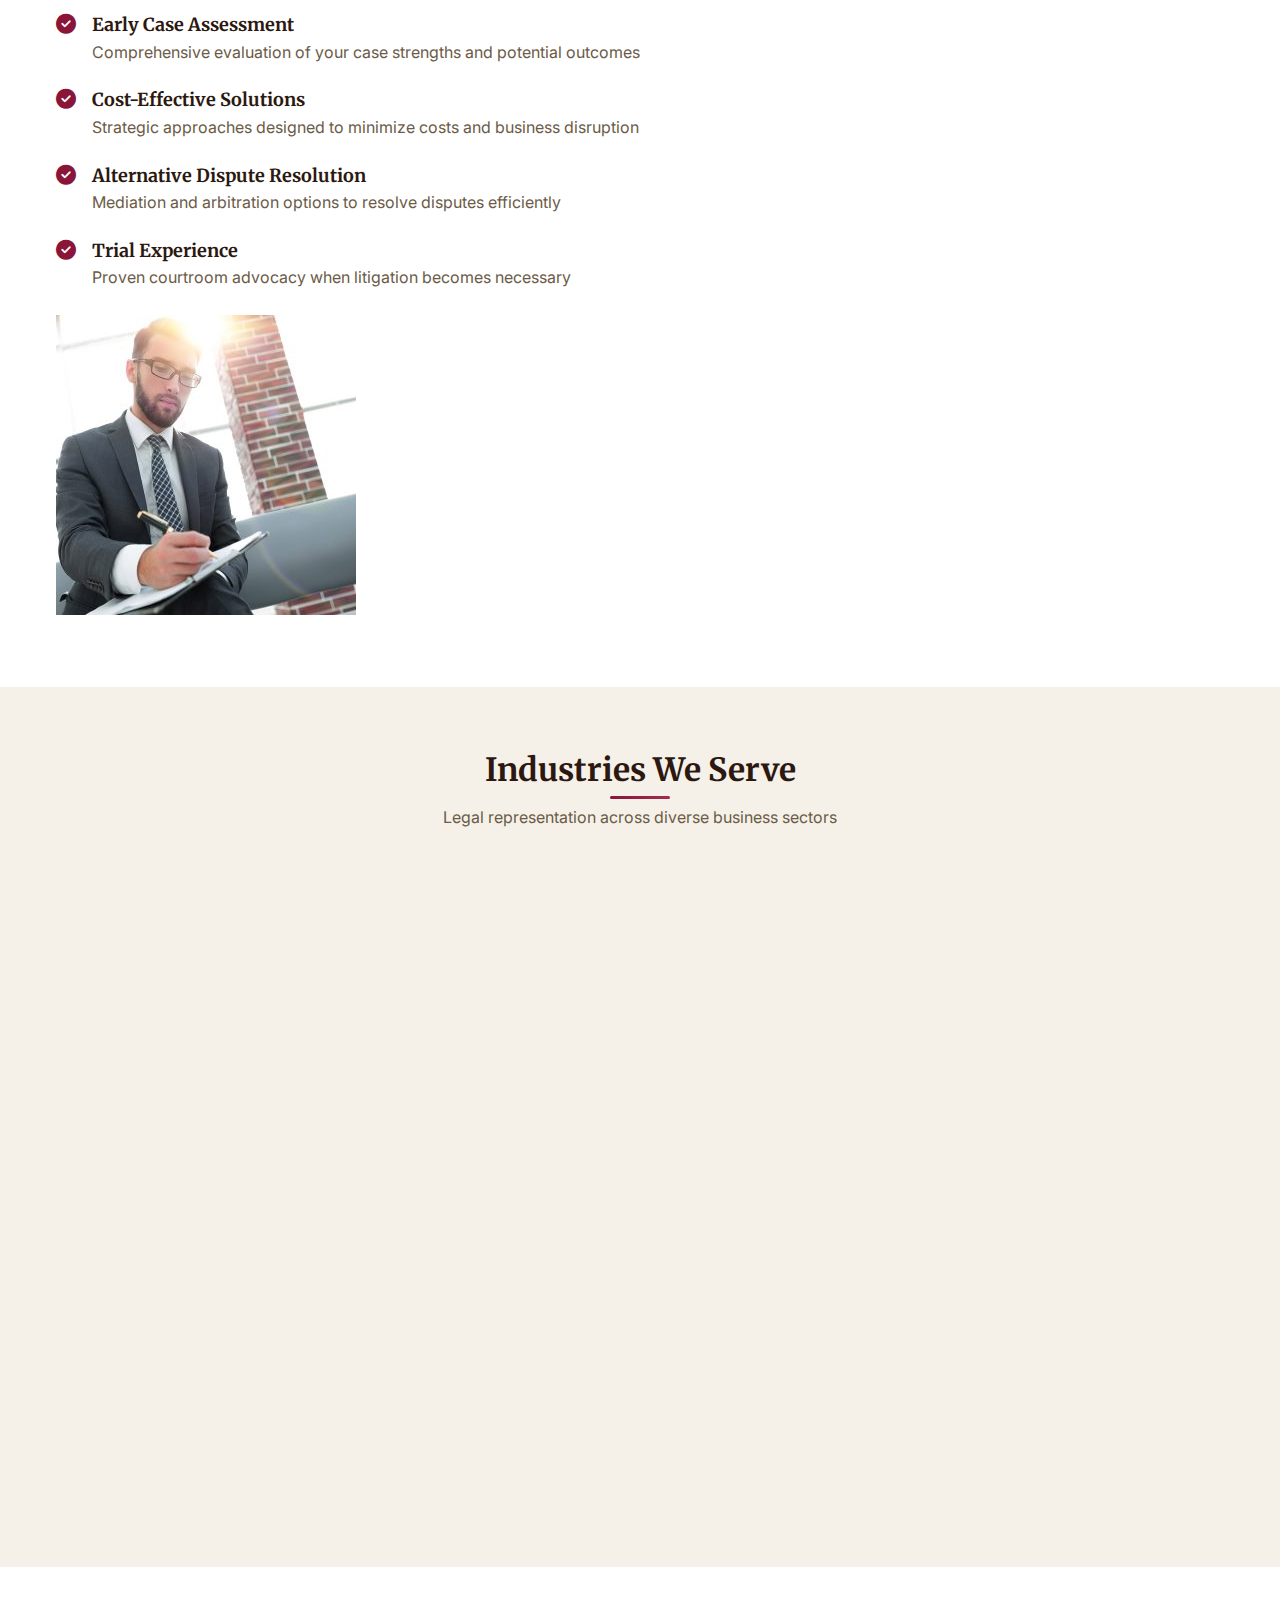
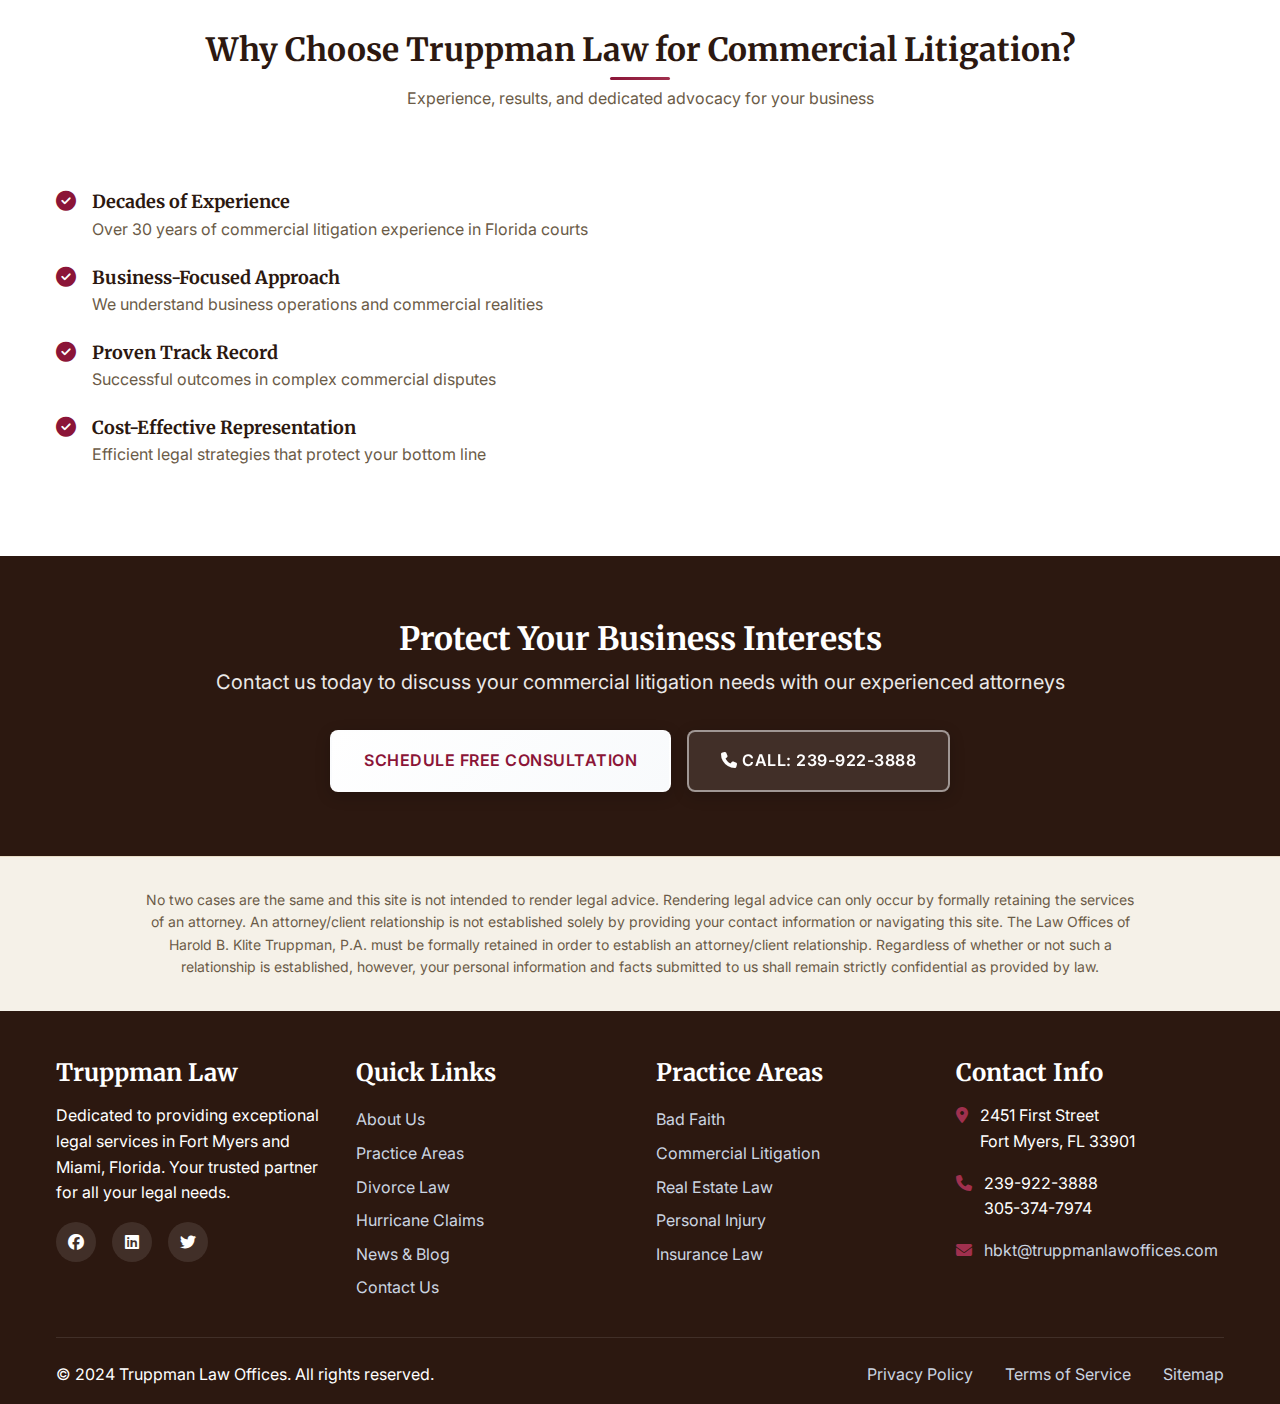
<file: pages/commercial-litigation.html>
<!DOCTYPE html>
<html lang="en">
<head>
    <meta charset="UTF-8">
    <meta name="viewport" content="width=device-width, initial-scale=1.0">
    <title>Commercial Litigation - Truppman Law | Fort Myers & Miami</title>
    <meta name="description" content="Experienced commercial litigation attorneys in Florida. Resolving business disputes, contract issues, and corporate legal matters. Serving Fort Myers and Miami.">
    
    <!-- Google Fonts -->
    <link rel="preconnect" href="https://fonts.googleapis.com">
    <link rel="preconnect" href="https://fonts.gstatic.com" crossorigin>
    <link href="https://fonts.googleapis.com/css2?family=Inter:wght@300;400;500;600;700&family=Merriweather:wght@300;400;700&display=swap" rel="stylesheet">
    
    <!-- Font Awesome for Icons -->
    <link rel="stylesheet" href="https://cdnjs.cloudflare.com/ajax/libs/font-awesome/6.4.0/css/all.min.css">
    
    <!-- Custom CSS -->
    <link rel="stylesheet" href="../css/styles.css">
    <link rel="stylesheet" href="../css/enhanced-styles.css">
    <link rel="stylesheet" href="../css/navbar-fixes.css">
    <link rel="stylesheet" href="../css/logo-optimization.css">
</head>
<body>
    <!-- Header -->
    <header class="header">
        <!-- Top Bar -->
        <div class="top-bar">
            <div class="container">
                <div class="top-bar-content">
                    <div class="contact-info">
                        <a href="mailto:hbkt@truppmanlawoffices.com">
                            <i class="fas fa-envelope"></i>
                            hbkt@truppmanlawoffices.com
                        </a>
                        <span>
                            <i class="fas fa-phone"></i>
                            239-922-3888 / 305-374-7974
                        </span>
                    </div>
                    <div class="top-bar-actions">
                        <div class="language-selector">
                            <div class="language-flags">
                                <span class="flag-icon active" data-lang="en" title="English">🇺🇸</span>
                                <span class="flag-icon" data-lang="fr" title="French">🇫🇷</span>
                                <span class="flag-icon" data-lang="pt" title="Portuguese">🇧🇷</span>
                                <span class="flag-icon" data-lang="es" title="Spanish">🇪🇸</span>
                            </div>
                            <select id="language-select">
                                <option value="en">English</option>
                                <option value="es">Español</option>
                                <option value="fr">Français</option>
                                <option value="pt">Português</option>
                                <option value="zh">Chinese (Traditional)</option>
                                <option value="nl">Dutch</option>
                                <option value="de">German</option>
                                <option value="ht">Haitian Creole</option>
                                <option value="it">Italian</option>
                                <option value="no">Norwegian</option>
                                <option value="ru">Russian</option>
                            </select>
                        </div>
                        <a href="contact.html" class="top-bar-cta">Free Consultation</a>
                    </div>
                </div>
            </div>
        </div>

        <!-- Main Navigation -->
        <nav class="main-nav">
            <div class="container">
                <div class="nav-content">
                    <!-- Logo -->
                    <a href="../index.html" class="logo">
                        <img src="../images/Harold-Klite-Truppman-Miami-Law-Office-1.png" alt="Truppman Law - Fort Myers & Miami Florida Law Firm" class="logo-image">
                    </a>

                    <!-- Desktop Menu -->
                    <ul class="nav-menu">
                        <li><a href="../index.html">HOME</a></li>
                        <li><a href="about.html">ABOUT US</a></li>
                        <li class="dropdown">
                            <a href="#" class="dropdown-toggle active">
                                PRACTICE AREAS
                                <i class="fas fa-chevron-down"></i>
                            </a>
                            <ul class="dropdown-menu">
                                <li><a href="bad-faith.html">Bad Faith</a></li>
                                <li><a href="condo-law.html">Condo Association Law</a></li>
                                <li><a href="commercial-litigation.html" class="active">Commercial Litigation</a></li>
                                <li><a href="construction.html">Construction</a></li>
                                <li><a href="covid-19.html">COVID-19 Business Interruption</a></li>
                                <li><a href="homeowners.html">Homeowners Association</a></li>
                                <li><a href="insurance.html">Insurance</a></li>
                                <li><a href="illegal-towing.html">Illegal Towing</a></li>
                                <li><a href="real-estate.html">Real Estate Law</a></li>
                                <li><a href="personal-injury.html">Personal Injury</a></li>
                            </ul>
                        </li>
                        <li class="dropdown">
                            <a href="#" class="dropdown-toggle">
                                HURRICANE CLAIMS
                                <i class="fas fa-chevron-down"></i>
                            </a>
                            <ul class="dropdown-menu">
                                <li><a href="hurricane-claims.html">Hurricane Insurance Claims</a></li>
                                <li><a href="faq-hurricane.html">FAQ Hurricane Damage</a></li>
                                <li><a href="faq-insurance.html">FAQ Insurance Disputes</a></li>
                            </ul>
                        </li>
                        <li><a href="divorce-law.html">DIVORCE LAW</a></li>
                        <li><a href="contact.html">CONTACT US</a></li>
                        <li><a href="news.html">NEWS</a></li>
                    </ul>

                    <!-- CTA Button removed to prevent overlap -->

                    <!-- Mobile Menu Toggle -->
                    <button class="mobile-menu-toggle" id="mobile-menu-toggle">
                        <span></span>
                        <span></span>
                        <span></span>
                    </button>
                </div>
            </div>
        </nav>

        <!-- Mobile Menu -->
        <div class="mobile-menu" id="mobile-menu">
            <ul>
                <li><a href="../index.html">Home</a></li>
                <li><a href="about.html">About Us</a></li>
                <li>
                    <a href="#" class="mobile-dropdown-toggle active">Practice Areas <i class="fas fa-chevron-down"></i></a>
                    <ul class="mobile-dropdown">
                        <li><a href="bad-faith.html">Bad Faith</a></li>
                        <li><a href="condo-law.html">Condo Association Law</a></li>
                        <li><a href="commercial-litigation.html" class="active">Commercial Litigation</a></li>
                        <li><a href="construction.html">Construction</a></li>
                        <li><a href="covid-19.html">COVID-19 Business Interruption</a></li>
                        <li><a href="homeowners.html">Homeowners Association</a></li>
                        <li><a href="insurance.html">Insurance</a></li>
                        <li><a href="illegal-towing.html">Illegal Towing</a></li>
                        <li><a href="real-estate.html">Real Estate Law</a></li>
                        <li><a href="personal-injury.html">Personal Injury</a></li>
                    </ul>
                </li>
                <li>
                    <a href="#" class="mobile-dropdown-toggle">Hurricane Claims <i class="fas fa-chevron-down"></i></a>
                    <ul class="mobile-dropdown">
                        <li><a href="hurricane-claims.html">Hurricane Insurance Claims</a></li>
                        <li><a href="faq-hurricane.html">FAQ Hurricane Damage</a></li>
                        <li><a href="faq-insurance.html">FAQ Insurance Disputes</a></li>
                    </ul>
                </li>
                <li><a href="divorce-law.html">Divorce Law</a></li>
                <li><a href="contact.html">Contact Us</a></li>
                <li><a href="news.html">News</a></li>
                <li><a href="contact.html" class="btn btn-primary">Free Consultation</a></li>
            </ul>
        </div>
    </header>

    <!-- Main Content -->
    <main id="main-content">
        <!-- Introduction Section -->
        <section class="section">
            <div class="container">
                <div class="content-wrapper">
                    <h2>Experienced Commercial Litigation Attorneys</h2>
                    <p class="lead">
                        Business disputes can threaten the success and stability of your company. Our experienced 
                        commercial litigation attorneys provide strategic legal representation to protect your 
                        business interests and resolve disputes efficiently.
                    </p>
                    <p>
                        With decades of experience handling complex commercial litigation matters, we understand 
                        the unique challenges businesses face. Our approach combines aggressive advocacy with 
                        practical business sense to achieve favorable outcomes while minimizing disruption to 
                        your operations.
                    </p>
                </div>
            </div>
        </section>

        <!-- Services Section -->
        <section class="section bg-light">
            <div class="container">
                <div class="section-header">
                    <h2>Commercial Litigation Services</h2>
                    <p>Comprehensive legal representation for all types of business disputes</p>
                </div>
                
                <div class="services-grid">
                    <div class="service-card">
                        <div class="service-icon">
                            <i class="fas fa-file-contract"></i>
                        </div>
                        <h3>Contract Disputes</h3>
                        <p>Breach of contract claims, enforcement actions, and contractual interpretation</p>
                    </div>
                    
                    <div class="service-card">
                        <div class="service-icon">
                            <i class="fas fa-handshake"></i>
                        </div>
                        <h3>Partnership Disputes</h3>
                        <p>Business partner conflicts, dissolution proceedings, and equity disputes</p>
                    </div>
                    
                    <div class="service-card">
                        <div class="service-icon">
                            <i class="fas fa-dollar-sign"></i>
                        </div>
                        <h3>Debt Collection</h3>
                        <p>Commercial debt recovery and creditor rights enforcement</p>
                    </div>
                    
                    <div class="service-card">
                        <div class="service-icon">
                            <i class="fas fa-shield-alt"></i>
                        </div>
                        <h3>Fraud & Misrepresentation</h3>
                        <p>Business fraud claims and misrepresentation litigation</p>
                    </div>
                    
                    <div class="service-card">
                        <div class="service-icon">
                            <i class="fas fa-users"></i>
                        </div>
                        <h3>Employment Disputes</h3>
                        <p>Workplace litigation, non-compete agreements, and employment contracts</p>
                    </div>
                    
                    <div class="service-card">
                        <div class="service-icon">
                            <i class="fas fa-lightbulb"></i>
                        </div>
                        <h3>Intellectual Property</h3>
                        <p>Trade secret litigation, trademark disputes, and IP protection</p>
                    </div>
                    
                    <div class="service-card">
                        <div class="service-icon">
                            <i class="fas fa-home"></i>
                        </div>
                        <h3>Real Estate Disputes</h3>
                        <p>Commercial property disputes, lease conflicts, and land use issues</p>
                    </div>
                    
                    <div class="service-card">
                        <div class="service-icon">
                            <i class="fas fa-gavel"></i>
                        </div>
                        <h3>Shareholder Disputes</h3>
                        <p>Corporate governance issues and minority shareholder rights</p>
                    </div>
                </div>
            </div>
        </section>

        <!-- Our Approach -->
        <section class="section">
            <div class="container">
                <div class="grid grid-cols-1 lg:grid-cols-2 gap-12 items-center">
                    <div>
                        <h2>Our Strategic Approach</h2>
                        <p class="lead">
                            We combine legal expertise with business acumen to develop strategies 
                            that protect your interests and achieve your business objectives.
                        </p>
                        <ul class="benefits-list">
                            <li>
                                <i class="fas fa-check-circle"></i>
                                <div>
                                    <h4>Early Case Assessment</h4>
                                    <p>Comprehensive evaluation of your case strengths and potential outcomes</p>
                                </div>
                            </li>
                            <li>
                                <i class="fas fa-check-circle"></i>
                                <div>
                                    <h4>Cost-Effective Solutions</h4>
                                    <p>Strategic approaches designed to minimize costs and business disruption</p>
                                </div>
                            </li>
                            <li>
                                <i class="fas fa-check-circle"></i>
                                <div>
                                    <h4>Alternative Dispute Resolution</h4>
                                    <p>Mediation and arbitration options to resolve disputes efficiently</p>
                                </div>
                            </li>
                            <li>
                                <i class="fas fa-check-circle"></i>
                                <div>
                                    <h4>Trial Experience</h4>
                                    <p>Proven courtroom advocacy when litigation becomes necessary</p>
                                </div>
                            </li>
                        </ul>
                    </div>
                    <div>
                        <img src="../images/Commercial-Litigation-Miami-Broward-Palm-Beach-Florida-2-300x300.jpg" alt="Commercial Litigation Attorneys" class="w-full rounded-lg shadow-lg">
                    </div>
                </div>
            </div>
        </section>

        <!-- Industries We Serve -->
        <section class="section bg-light">
            <div class="container">
                <div class="section-header">
                    <h2>Industries We Serve</h2>
                    <p>Legal representation across diverse business sectors</p>
                </div>
                
                <div class="features-grid">
                    <div class="feature-card">
                        <div class="feature-icon">
                            <i class="fas fa-building"></i>
                        </div>
                        <h3>Real Estate & Construction</h3>
                        <p>Development projects, contractor disputes, and property management</p>
                    </div>
                    
                    <div class="feature-card">
                        <div class="feature-icon">
                            <i class="fas fa-chart-line"></i>
                        </div>
                        <h3>Financial Services</h3>
                        <p>Banking, investment, and financial advisory disputes</p>
                    </div>
                    
                    <div class="feature-card">
                        <div class="feature-icon">
                            <i class="fas fa-laptop"></i>
                        </div>
                        <h3>Technology</h3>
                        <p>Software licensing, data disputes, and tech startup issues</p>
                    </div>
                    
                    <div class="feature-card">
                        <div class="feature-icon">
                            <i class="fas fa-shipping-fast"></i>
                        </div>
                        <h3>Manufacturing & Distribution</h3>
                        <p>Supply chain disputes, product liability, and distribution agreements</p>
                    </div>
                    
                    <div class="feature-card">
                        <div class="feature-icon">
                            <i class="fas fa-heartbeat"></i>
                        </div>
                        <h3>Healthcare</h3>
                        <p>Medical practice disputes, healthcare regulations, and compliance issues</p>
                    </div>
                    
                    <div class="feature-card">
                        <div class="feature-icon">
                            <i class="fas fa-utensils"></i>
                        </div>
                        <h3>Hospitality & Retail</h3>
                        <p>Restaurant disputes, retail leasing, and customer service issues</p>
                    </div>
                </div>
            </div>
        </section>

        <!-- Why Choose Us -->
        <section class="section">
            <div class="container">
                <div class="section-header">
                    <h2>Why Choose Truppman Law for Commercial Litigation?</h2>
                    <p>Experience, results, and dedicated advocacy for your business</p>
                </div>
                
                <div class="why-choose-grid">
                    <div class="why-choose-content">
                        <ul class="benefits-list">
                            <li>
                                <i class="fas fa-check-circle"></i>
                                <div>
                                    <h4>Decades of Experience</h4>
                                    <p>Over 30 years of commercial litigation experience in Florida courts</p>
                                </div>
                            </li>
                            <li>
                                <i class="fas fa-check-circle"></i>
                                <div>
                                    <h4>Business-Focused Approach</h4>
                                    <p>We understand business operations and commercial realities</p>
                                </div>
                            </li>
                            <li>
                                <i class="fas fa-check-circle"></i>
                                <div>
                                    <h4>Proven Track Record</h4>
                                    <p>Successful outcomes in complex commercial disputes</p>
                                </div>
                            </li>
                            <li>
                                <i class="fas fa-check-circle"></i>
                                <div>
                                    <h4>Cost-Effective Representation</h4>
                                    <p>Efficient legal strategies that protect your bottom line</p>
                                </div>
                            </li>
                        </ul>
                    </div>
                </div>
            </div>
        </section>

        <!-- CTA Section -->
        <section class="cta section">
            <div class="container">
                <h2>Protect Your Business Interests</h2>
                <p>Contact us today to discuss your commercial litigation needs with our experienced attorneys</p>
                <div class="cta-buttons">
                    <a href="contact.html" class="btn btn-light">Schedule Free Consultation</a>
                    <a href="tel:239-922-3888" class="btn btn-outline-light">
                        <i class="fas fa-phone"></i> Call: 239-922-3888
                    </a>
                </div>
            </div>
        </section>
    </main>

    <!-- Legal Disclaimer -->
    <section class="legal-disclaimer">
        <div class="container">
            <p class="disclaimer-text">
                No two cases are the same and this site is not intended to render legal advice. Rendering legal advice can only occur by formally retaining the services of an attorney. An attorney/client relationship is not established solely by providing your contact information or navigating this site. The Law Offices of Harold B. Klite Truppman, P.A. must be formally retained in order to establish an attorney/client relationship. Regardless of whether or not such a relationship is established, however, your personal information and facts submitted to us shall remain strictly confidential as provided by law.
            </p>
        </div>
    </section>

    <!-- Footer -->
    <footer class="footer">
        <div class="container">
            <div class="footer-grid">
                <!-- About Section -->
                <div class="footer-section">
                    <h3>Truppman Law</h3>
                    <p>Dedicated to providing exceptional legal services in Fort Myers and Miami, Florida. Your trusted partner for all your legal needs.</p>
                    <div class="social-links">
                        <a href="#" aria-label="Facebook"><i class="fab fa-facebook"></i></a>
                        <a href="#" aria-label="LinkedIn"><i class="fab fa-linkedin"></i></a>
                        <a href="#" aria-label="Twitter"><i class="fab fa-twitter"></i></a>
                    </div>
                </div>

                <!-- Quick Links -->
                <div class="footer-section">
                    <h3>Quick Links</h3>
                    <ul>
                        <li><a href="about.html">About Us</a></li>
                        <li><a href="practice-areas.html">Practice Areas</a></li>
                        <li><a href="divorce-law.html">Divorce Law</a></li>
                        <li><a href="hurricane-claims.html">Hurricane Claims</a></li>
                        <li><a href="news.html">News & Blog</a></li>
                        <li><a href="contact.html">Contact Us</a></li>
                    </ul>
                </div>

                <!-- Practice Areas -->
                <div class="footer-section">
                    <h3>Practice Areas</h3>
                    <ul>
                        <li><a href="bad-faith.html">Bad Faith</a></li>
                        <li><a href="commercial-litigation.html">Commercial Litigation</a></li>
                        <li><a href="real-estate.html">Real Estate Law</a></li>
                        <li><a href="personal-injury.html">Personal Injury</a></li>
                        <li><a href="insurance.html">Insurance Law</a></li>
                    </ul>
                </div>

                <!-- Contact Info -->
                <div class="footer-section">
                    <h3>Contact Info</h3>
                    <div class="contact-item">
                        <i class="fas fa-map-marker-alt"></i>
                        <p>2451 First Street<br>Fort Myers, FL 33901</p>
                    </div>
                    <div class="contact-item">
                        <i class="fas fa-phone"></i>
                        <p>239-922-3888<br>305-374-7974</p>
                    </div>
                    <div class="contact-item">
                        <i class="fas fa-envelope"></i>
                        <a href="mailto:hbkt@truppmanlawoffices.com">hbkt@truppmanlawoffices.com</a>
                    </div>
                </div>
            </div>

            <div class="footer-bottom">
                <p>&copy; 2024 Truppman Law Offices. All rights reserved.</p>
                <div class="footer-links">
                    <a href="#">Privacy Policy</a>
                    <a href="#">Terms of Service</a>
                    <a href="#">Sitemap</a>
                </div>
            </div>
        </div>
    </footer>

    <!-- Scripts -->
    <script src="../js/main.js"></script>
    <script src="../js/enhanced-interactions.js"></script>
</body>
</html>
</file>
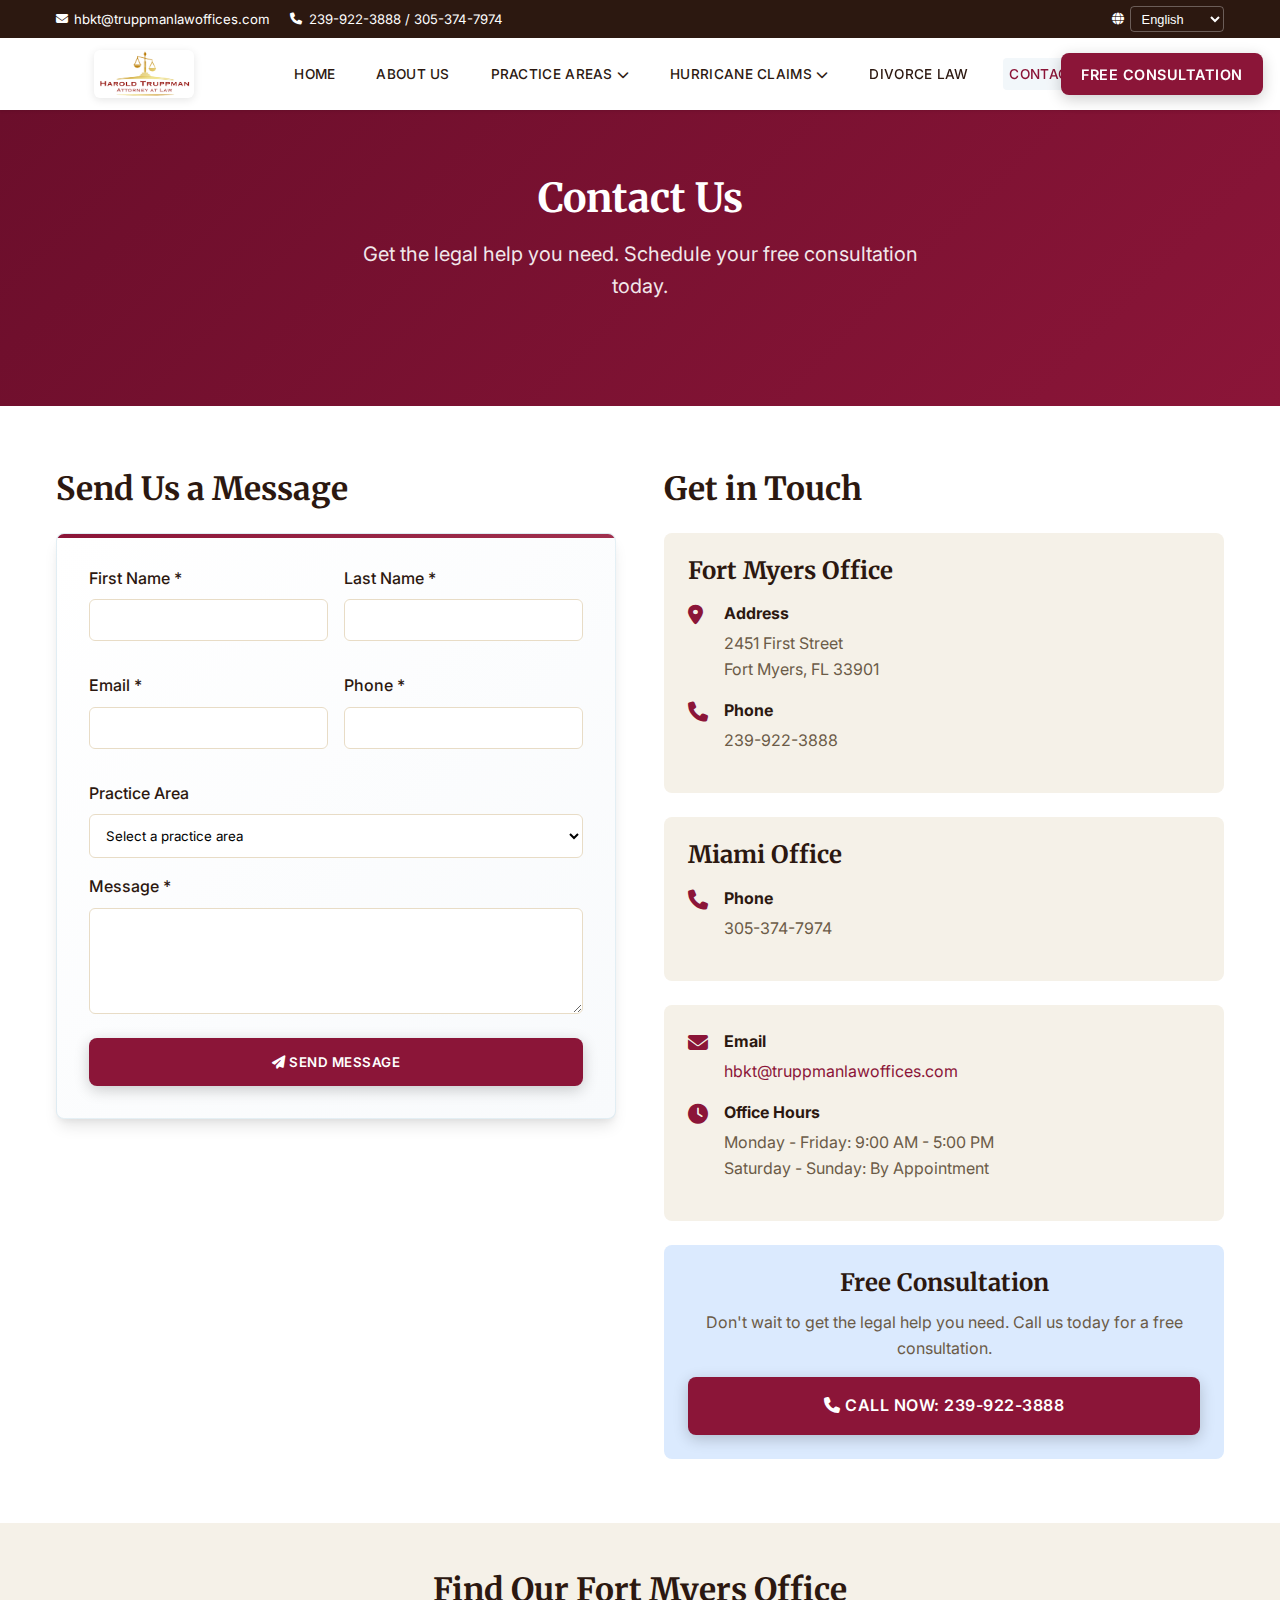
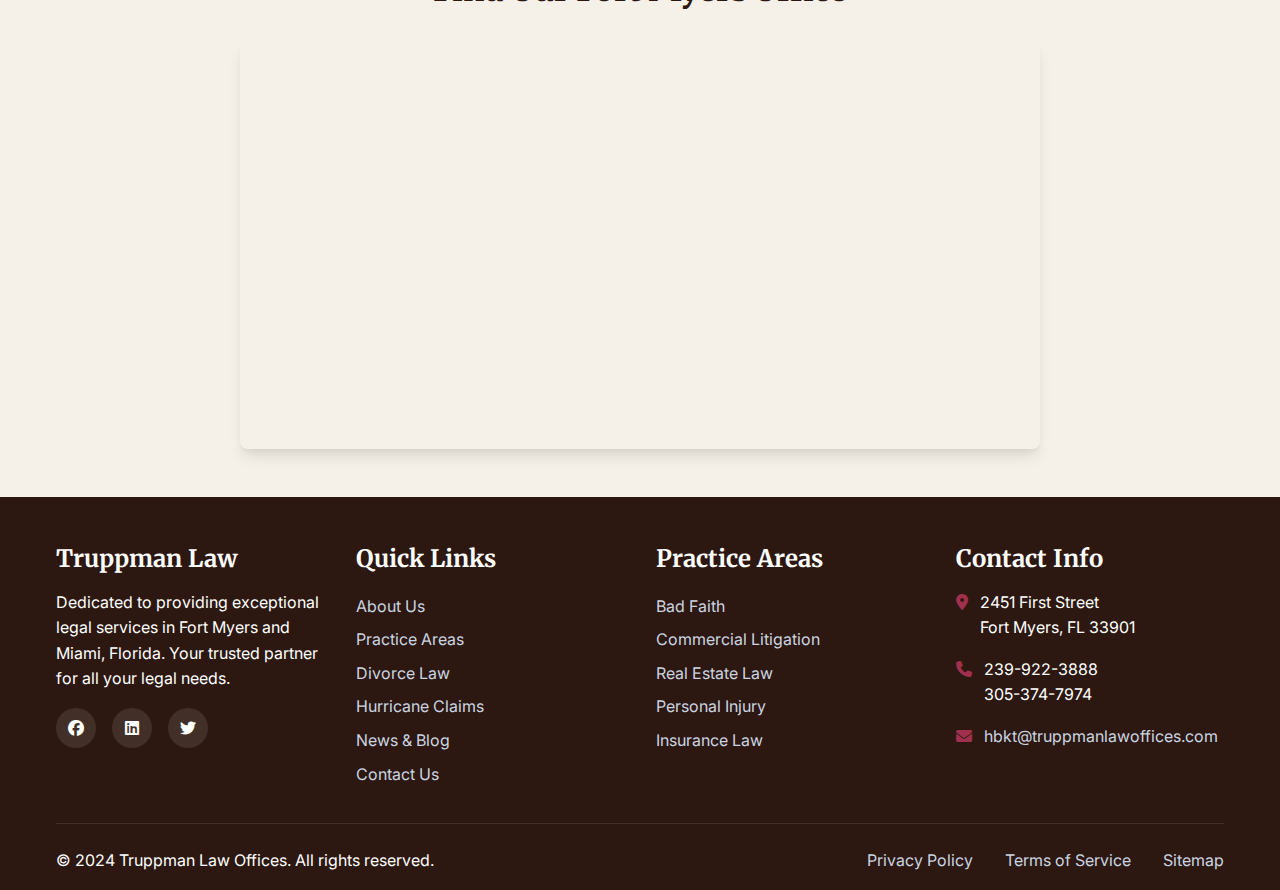
<file: pages/contact.html>
<!DOCTYPE html>
<html lang="en">
<head>
    <meta charset="UTF-8">
    <meta name="viewport" content="width=device-width, initial-scale=1.0">
    <title>Contact Us - Truppman Law | Fort Myers & Miami</title>
    <meta name="description" content="Contact Truppman Law for a free consultation. Offices in Fort Myers and Miami, Florida. Call 239-922-3888 or 305-374-7974.">
    
    <!-- Google Fonts -->
    <link rel="preconnect" href="https://fonts.googleapis.com">
    <link rel="preconnect" href="https://fonts.gstatic.com" crossorigin>
    <link href="https://fonts.googleapis.com/css2?family=Inter:wght@300;400;500;600;700&family=Merriweather:wght@300;400;700&display=swap" rel="stylesheet">
    
    <!-- Font Awesome for Icons -->
    <link rel="stylesheet" href="https://cdnjs.cloudflare.com/ajax/libs/font-awesome/6.4.0/css/all.min.css">
    
    <!-- Custom CSS -->
    <link rel="stylesheet" href="../css/styles.css">
    <link rel="stylesheet" href="../css/enhanced-styles.css">
    <link rel="stylesheet" href="../css/navbar-fixes.css">
    <link rel="stylesheet" href="../css/logo-optimization.css">
    <link rel="stylesheet" href="../css/contact.css">
</head>
<body>
    <!-- Header (Same navigation as other pages) -->
    <header class="header">
        <!-- Top Bar -->
        <div class="top-bar">
            <div class="container">
                <div class="top-bar-content">
                    <div class="contact-info">
                        <a href="mailto:hbkt@truppmanlawoffices.com">
                            <i class="fas fa-envelope"></i>
                            hbkt@truppmanlawoffices.com
                        </a>
                        <span>
                            <i class="fas fa-phone"></i>
                            239-922-3888 / 305-374-7974
                        </span>
                    </div>
                    <div class="language-selector">
                        <i class="fas fa-globe"></i>
                        <select id="language-select">
                            <option value="en">English</option>
                            <option value="es">Español</option>
                            <option value="fr">Français</option>
                            <option value="pt">Português</option>
                        </select>
                    </div>
                </div>
            </div>
        </div>

        <!-- Main Navigation -->
        <nav class="main-nav">
            <div class="container">
                <div class="nav-content">
                    <!-- Logo -->
                    <a href="../index.html" class="logo">
                        <img src="../images/Harold-Klite-Truppman-Miami-Law-Office-1.png" alt="Truppman Law - Fort Myers & Miami Florida Law Firm" class="logo-image">
                    </a>

                    <!-- Desktop Menu -->
                    <ul class="nav-menu">
                        <li><a href="../index.html">Home</a></li>
                        <li><a href="about.html">About Us</a></li>
                        <li class="dropdown">
                            <a href="#" class="dropdown-toggle">
                                Practice Areas
                                <i class="fas fa-chevron-down"></i>
                            </a>
                            <ul class="dropdown-menu">
                                <li><a href="bad-faith.html">Bad Faith</a></li>
                                <li><a href="condo-law.html">Condo Association Law</a></li>
                                <li><a href="commercial-litigation.html">Commercial Litigation</a></li>
                                <li><a href="construction.html">Construction</a></li>
                                <li><a href="covid-19.html">COVID-19 Business Interruption</a></li>
                                <li><a href="homeowners.html">Homeowners Association</a></li>
                                <li><a href="insurance.html">Insurance</a></li>
                                <li><a href="illegal-towing.html">Illegal Towing</a></li>
                                <li><a href="real-estate.html">Real Estate Law</a></li>
                                <li><a href="personal-injury.html">Personal Injury</a></li>
                            </ul>
                        </li>
                        <li class="dropdown">
                            <a href="#" class="dropdown-toggle">
                                Hurricane Claims
                                <i class="fas fa-chevron-down"></i>
                            </a>
                            <ul class="dropdown-menu">
                                <li><a href="hurricane-claims.html">Hurricane Insurance Claims</a></li>
                                <li><a href="faq-hurricane.html">FAQ Hurricane Damage</a></li>
                                <li><a href="faq-insurance.html">FAQ Insurance Disputes</a></li>
                            </ul>
                        </li>
                        <li><a href="divorce-law.html">Divorce Law</a></li>
                        <li><a href="contact.html" class="active">Contact Us</a></li>
                        <li><a href="news.html">News</a></li>
                    </ul>

                    <!-- CTA Button -->
                    <a href="contact.html" class="btn btn-primary nav-cta">Free Consultation</a>

                    <!-- Mobile Menu Toggle -->
                    <button class="mobile-menu-toggle" id="mobile-menu-toggle">
                        <span></span>
                        <span></span>
                        <span></span>
                    </button>
                </div>
            </div>
        </nav>

        <!-- Mobile Menu -->
        <div class="mobile-menu" id="mobile-menu">
            <ul>
                <li><a href="../index.html">Home</a></li>
                <li><a href="about.html">About Us</a></li>
                <li>
                    <a href="#" class="mobile-dropdown-toggle">Practice Areas <i class="fas fa-chevron-down"></i></a>
                    <ul class="mobile-dropdown">
                        <li><a href="bad-faith.html">Bad Faith</a></li>
                        <li><a href="condo-law.html">Condo Association Law</a></li>
                        <li><a href="commercial-litigation.html">Commercial Litigation</a></li>
                        <li><a href="construction.html">Construction</a></li>
                        <li><a href="covid-19.html">COVID-19 Business Interruption</a></li>
                        <li><a href="homeowners.html">Homeowners Association</a></li>
                        <li><a href="insurance.html">Insurance</a></li>
                        <li><a href="illegal-towing.html">Illegal Towing</a></li>
                        <li><a href="real-estate.html">Real Estate Law</a></li>
                        <li><a href="personal-injury.html">Personal Injury</a></li>
                    </ul>
                </li>
                <li>
                    <a href="#" class="mobile-dropdown-toggle">Hurricane Claims <i class="fas fa-chevron-down"></i></a>
                    <ul class="mobile-dropdown">
                        <li><a href="hurricane-claims.html">Hurricane Insurance Claims</a></li>
                        <li><a href="faq-hurricane.html">FAQ Hurricane Damage</a></li>
                        <li><a href="faq-insurance.html">FAQ Insurance Disputes</a></li>
                    </ul>
                </li>
                <li><a href="divorce-law.html">Divorce Law</a></li>
                <li><a href="contact.html" class="active">Contact Us</a></li>
                <li><a href="news.html">News</a></li>
                <li><a href="contact.html" class="btn btn-primary">Free Consultation</a></li>
            </ul>
        </div>
    </header>

    <!-- Main Content -->
    <main>
        <!-- Page Hero -->
        <section class="page-hero">
            <div class="container">
                <h1>Contact Us</h1>
                <p class="hero-subtitle">Get the legal help you need. Schedule your free consultation today.</p>
            </div>
        </section>

        <!-- Contact Section -->
        <section class="section">
            <div class="container">
                <div class="contact-grid">
                    <!-- Contact Form -->
                    <div class="contact-form-section">
                        <h2>Send Us a Message</h2>
                        <form id="contact-form" class="contact-form">
                            <div class="form-row">
                                <div class="form-group">
                                    <label for="firstName">First Name *</label>
                                    <input type="text" id="firstName" name="firstName" required>
                                </div>
                                <div class="form-group">
                                    <label for="lastName">Last Name *</label>
                                    <input type="text" id="lastName" name="lastName" required>
                                </div>
                            </div>
                            
                            <div class="form-row">
                                <div class="form-group">
                                    <label for="email">Email *</label>
                                    <input type="email" id="email" name="email" required>
                                </div>
                                <div class="form-group">
                                    <label for="phone">Phone *</label>
                                    <input type="tel" id="phone" name="phone" required>
                                </div>
                            </div>
                            
                            <div class="form-group">
                                <label for="practiceArea">Practice Area</label>
                                <select id="practiceArea" name="practiceArea">
                                    <option value="">Select a practice area</option>
                                    <option value="divorce">Divorce Law</option>
                                    <option value="bad-faith">Bad Faith Insurance</option>
                                    <option value="real-estate">Real Estate Law</option>
                                    <option value="commercial">Commercial Litigation</option>
                                    <option value="personal-injury">Personal Injury</option>
                                    <option value="hurricane">Hurricane Insurance Claims</option>
                                    <option value="other">Other</option>
                                </select>
                            </div>
                            
                            <div class="form-group">
                                <label for="message">Message *</label>
                                <textarea id="message" name="message" rows="5" required></textarea>
                            </div>
                            
                            <button type="submit" class="btn btn-primary btn-block">
                                <i class="fas fa-paper-plane"></i>
                                Send Message
                            </button>
                        </form>
                    </div>

                    <!-- Contact Information -->
                    <div class="contact-info-section">
                        <h2>Get in Touch</h2>
                        
                        <!-- Fort Myers Office -->
                        <div class="office-card">
                            <h3>Fort Myers Office</h3>
                            <div class="office-info">
                                <div class="info-item">
                                    <i class="fas fa-map-marker-alt"></i>
                                    <div>
                                        <strong>Address</strong>
                                        <p>2451 First Street<br>Fort Myers, FL 33901</p>
                                    </div>
                                </div>
                                <div class="info-item">
                                    <i class="fas fa-phone"></i>
                                    <div>
                                        <strong>Phone</strong>
                                        <p>239-922-3888</p>
                                    </div>
                                </div>
                            </div>
                        </div>

                        <!-- Miami Office -->
                        <div class="office-card">
                            <h3>Miami Office</h3>
                            <div class="office-info">
                                <div class="info-item">
                                    <i class="fas fa-phone"></i>
                                    <div>
                                        <strong>Phone</strong>
                                        <p>305-374-7974</p>
                                    </div>
                                </div>
                            </div>
                        </div>

                        <!-- General Information -->
                        <div class="office-card">
                            <div class="office-info">
                                <div class="info-item">
                                    <i class="fas fa-envelope"></i>
                                    <div>
                                        <strong>Email</strong>
                                        <a href="mailto:hbkt@truppmanlawoffices.com">hbkt@truppmanlawoffices.com</a>
                                    </div>
                                </div>
                                <div class="info-item">
                                    <i class="fas fa-clock"></i>
                                    <div>
                                        <strong>Office Hours</strong>
                                        <p>Monday - Friday: 9:00 AM - 5:00 PM<br>Saturday - Sunday: By Appointment</p>
                                    </div>
                                </div>
                            </div>
                        </div>

                        <!-- Call to Action -->
                        <div class="cta-card">
                            <h3>Free Consultation</h3>
                            <p>Don't wait to get the legal help you need. Call us today for a free consultation.</p>
                            <a href="tel:239-922-3888" class="btn btn-primary btn-block">
                                <i class="fas fa-phone"></i>
                                Call Now: 239-922-3888
                            </a>
                        </div>
                    </div>
                </div>
            </div>
        </section>

        <!-- Map Section -->
        <section class="map-section">
            <div class="container">
                <h2>Find Our Fort Myers Office</h2>
                <div class="map-container">
                    <iframe 
                        src="https://www.google.com/maps/embed?pb=!1m18!1m12!1m3!1d3595.2398!2d-81.8723!3d26.6408!2m3!1f0!2f0!3f0!3m2!1i1024!2i768!4f13.1!3m3!1m2!1s0x0%3A0x0!2zMjbCsDM4JzI3LjAiTiA4McKwNTInMjAuMyJX!5e0!3m2!1sen!2sus!4v1234567890"
                        width="100%" 
                        height="400" 
                        style="border:0;" 
                        allowfullscreen="" 
                        loading="lazy" 
                        referrerpolicy="no-referrer-when-downgrade">
                    </iframe>
                </div>
            </div>
        </section>
    </main>

    <!-- Footer -->
    <footer class="footer">
        <div class="container">
            <div class="footer-grid">
                <!-- About Section -->
                <div class="footer-section">
                    <h3>Truppman Law</h3>
                    <p>Dedicated to providing exceptional legal services in Fort Myers and Miami, Florida. Your trusted partner for all your legal needs.</p>
                    <div class="social-links">
                        <a href="#" aria-label="Facebook"><i class="fab fa-facebook"></i></a>
                        <a href="#" aria-label="LinkedIn"><i class="fab fa-linkedin"></i></a>
                        <a href="#" aria-label="Twitter"><i class="fab fa-twitter"></i></a>
                    </div>
                </div>

                <!-- Quick Links -->
                <div class="footer-section">
                    <h3>Quick Links</h3>
                    <ul>
                        <li><a href="about.html">About Us</a></li>
                        <li><a href="../index.html#practice-areas">Practice Areas</a></li>
                        <li><a href="divorce-law.html">Divorce Law</a></li>
                        <li><a href="hurricane-claims.html">Hurricane Claims</a></li>
                        <li><a href="news.html">News & Blog</a></li>
                        <li><a href="contact.html">Contact Us</a></li>
                    </ul>
                </div>

                <!-- Practice Areas -->
                <div class="footer-section">
                    <h3>Practice Areas</h3>
                    <ul>
                        <li><a href="bad-faith.html">Bad Faith</a></li>
                        <li><a href="commercial-litigation.html">Commercial Litigation</a></li>
                        <li><a href="real-estate.html">Real Estate Law</a></li>
                        <li><a href="personal-injury.html">Personal Injury</a></li>
                        <li><a href="insurance.html">Insurance Law</a></li>
                    </ul>
                </div>

                <!-- Contact Info -->
                <div class="footer-section">
                    <h3>Contact Info</h3>
                    <div class="contact-item">
                        <i class="fas fa-map-marker-alt"></i>
                        <p>2451 First Street<br>Fort Myers, FL 33901</p>
                    </div>
                    <div class="contact-item">
                        <i class="fas fa-phone"></i>
                        <p>239-922-3888<br>305-374-7974</p>
                    </div>
                    <div class="contact-item">
                        <i class="fas fa-envelope"></i>
                        <a href="mailto:hbkt@truppmanlawoffices.com">hbkt@truppmanlawoffices.com</a>
                    </div>
                </div>
            </div>

            <div class="footer-bottom">
                <p>&copy; 2024 Truppman Law Offices. All rights reserved.</p>
                <div class="footer-links">
                    <a href="#">Privacy Policy</a>
                    <a href="#">Terms of Service</a>
                    <a href="#">Sitemap</a>
                </div>
            </div>
        </div>
    </footer>

    <!-- Scripts -->
    <script src="../js/main.js"></script>
</body>
</html>
</file>
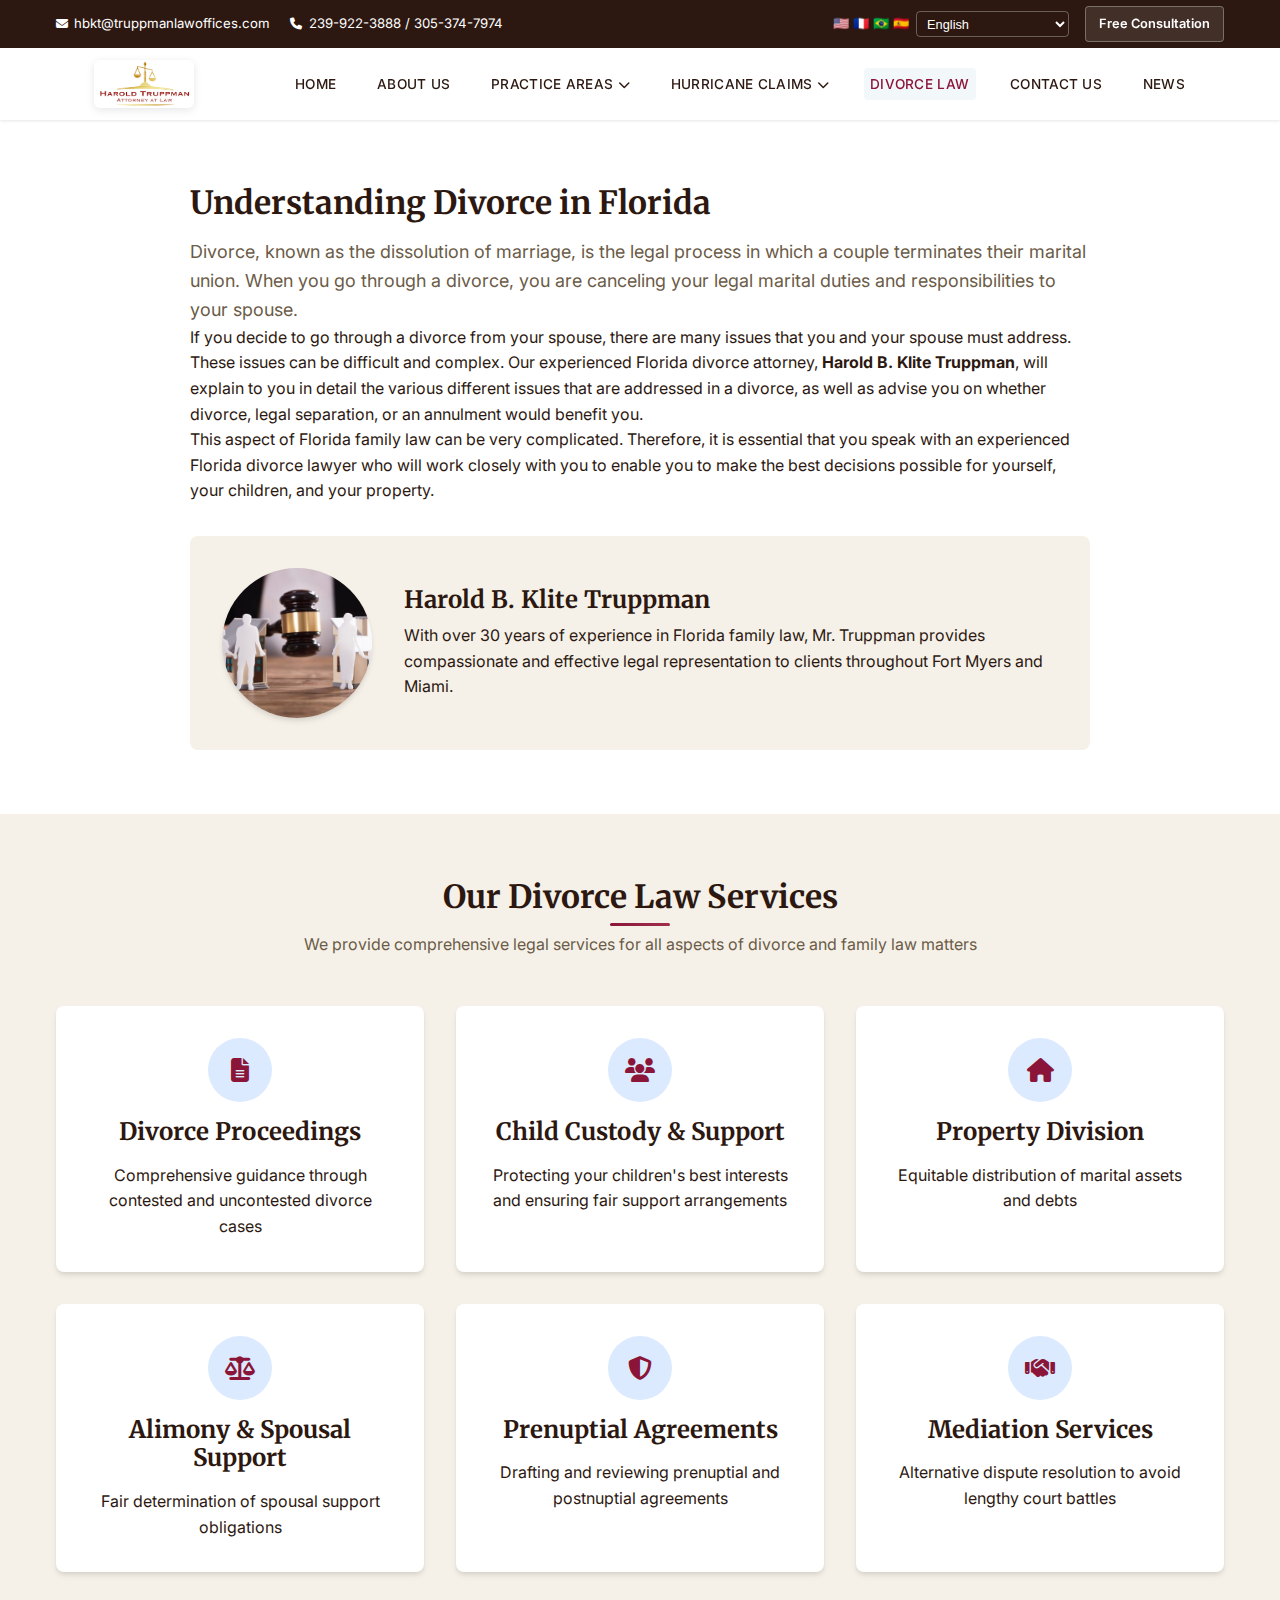
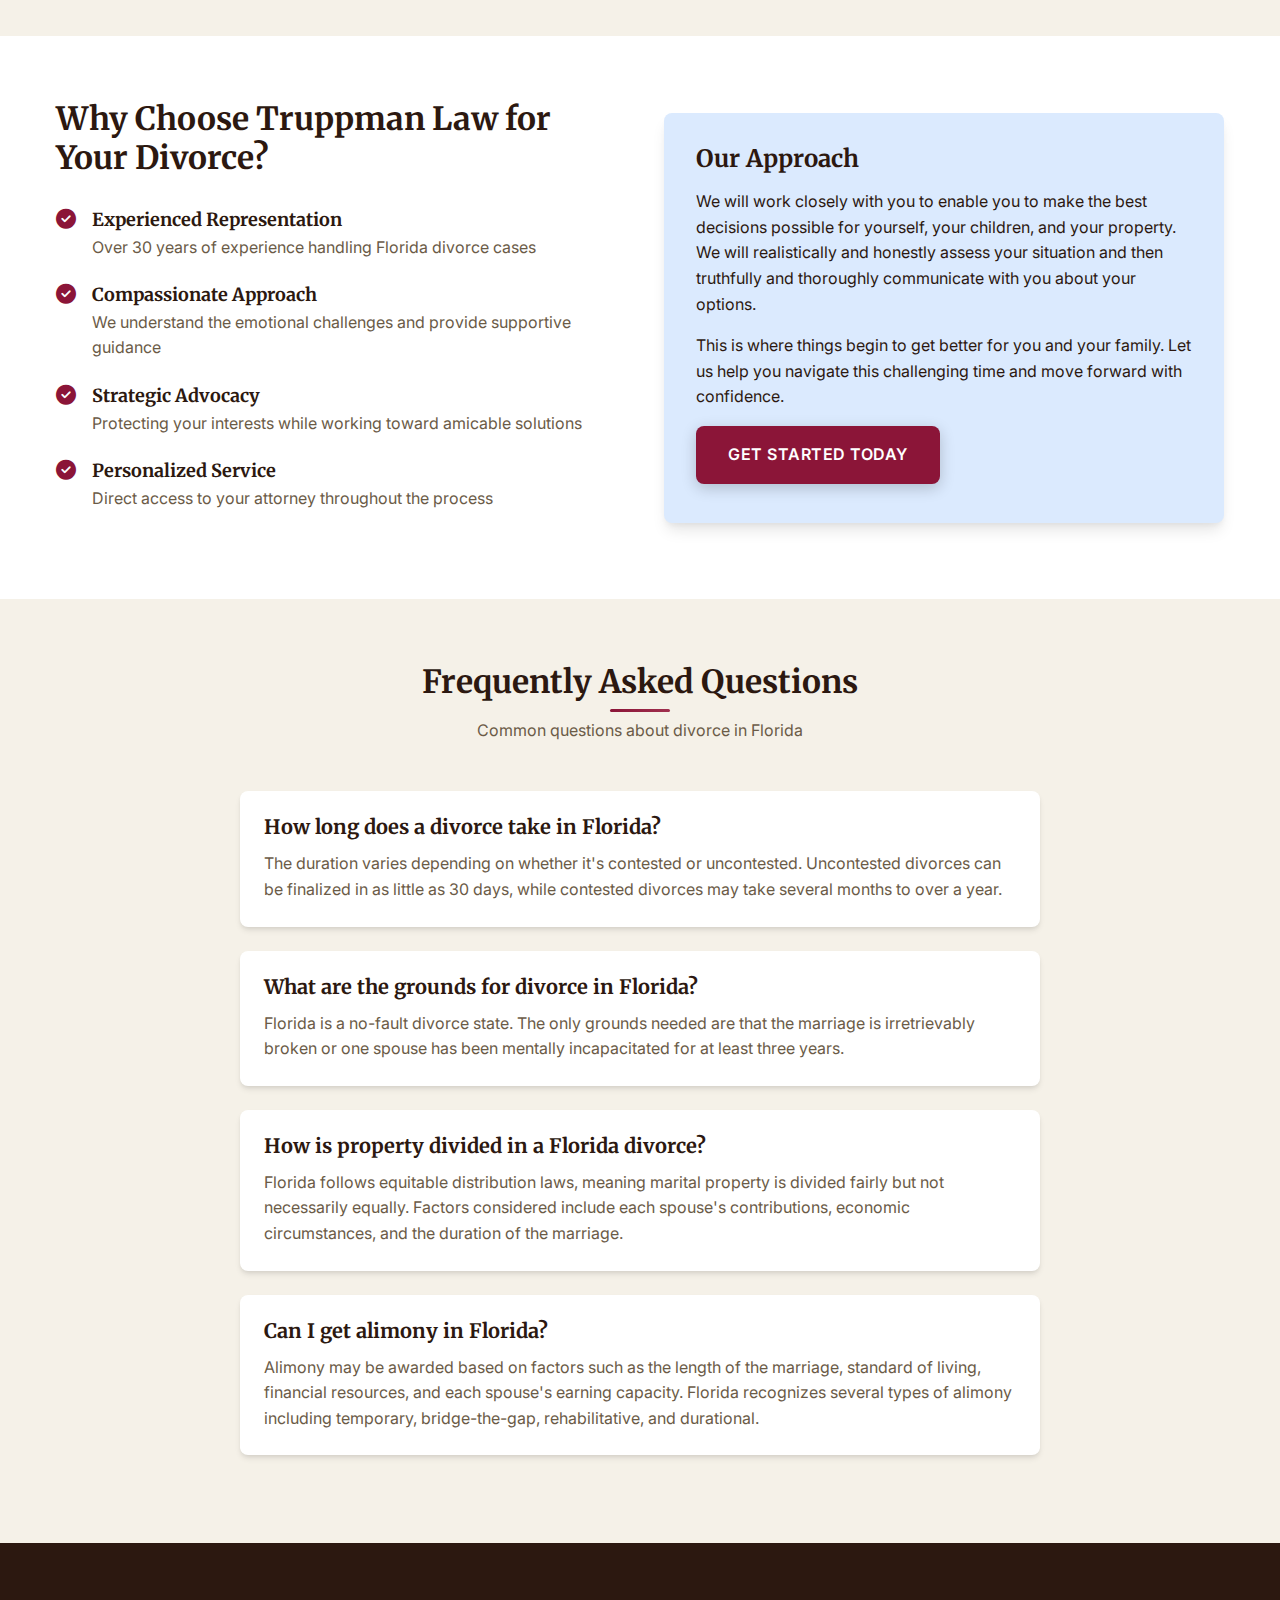
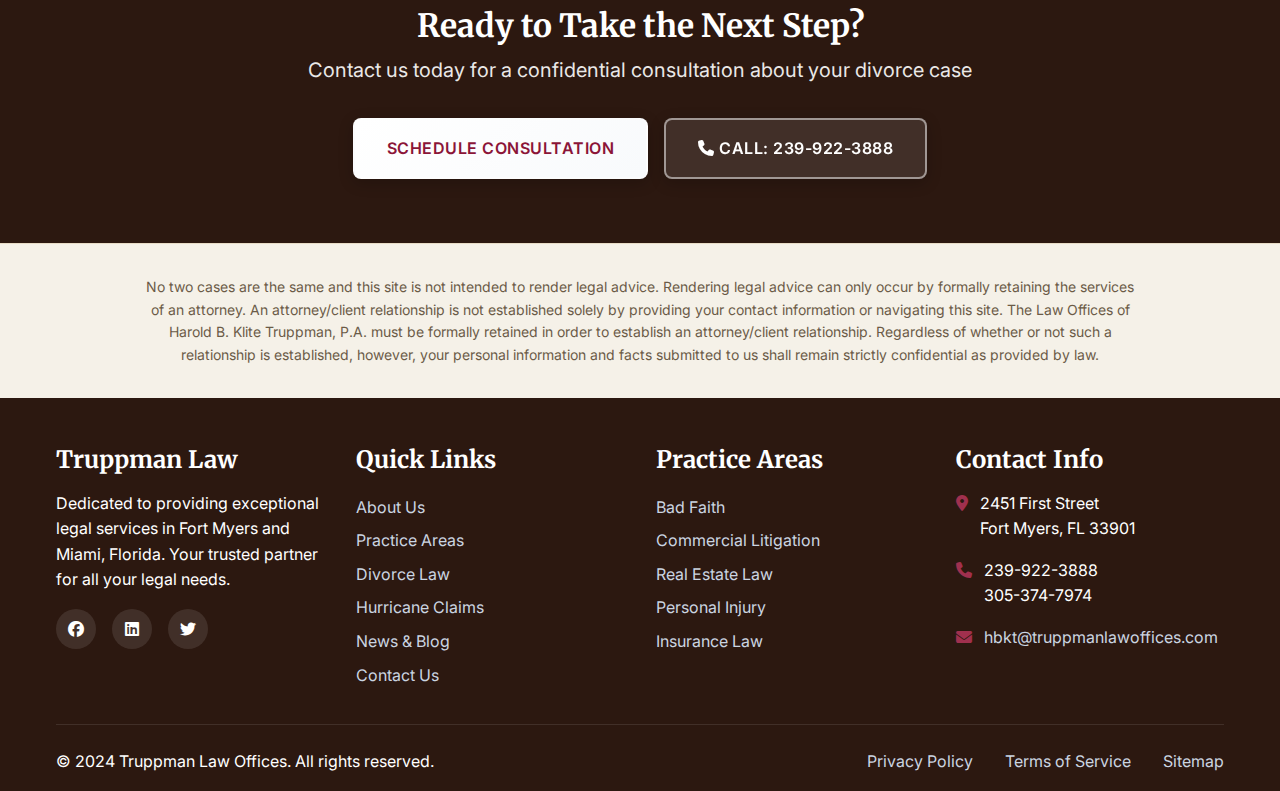
<file: pages/divorce-law.html>
<!DOCTYPE html>
<html lang="en">
<head>
    <meta charset="UTF-8">
    <meta name="viewport" content="width=device-width, initial-scale=1.0">
    <title>Divorce Law - Truppman Law | Fort Myers & Miami Divorce Attorneys</title>
    <meta name="description" content="Experienced Florida divorce attorneys providing compassionate guidance through divorce, child custody, property division, and alimony matters.">
    
    <!-- Google Fonts -->
    <link rel="preconnect" href="https://fonts.googleapis.com">
    <link rel="preconnect" href="https://fonts.gstatic.com" crossorigin>
    <link href="https://fonts.googleapis.com/css2?family=Inter:wght@300;400;500;600;700&family=Merriweather:wght@300;400;700&display=swap" rel="stylesheet">
    
    <!-- Font Awesome for Icons -->
    <link rel="stylesheet" href="https://cdnjs.cloudflare.com/ajax/libs/font-awesome/6.4.0/css/all.min.css">
    
    <!-- Custom CSS -->
    <link rel="stylesheet" href="../css/styles.css">
    <link rel="stylesheet" href="../css/enhanced-styles.css">
    <link rel="stylesheet" href="../css/navbar-fixes.css">
    <link rel="stylesheet" href="../css/logo-optimization.css">
    <link rel="stylesheet" href="../css/divorce-law.css">
</head>
<body>
    <!-- Header (Same as homepage) -->
    <header class="header">
        <!-- Top Bar -->
        <div class="top-bar">
            <div class="container">
                <div class="top-bar-content">
                    <div class="contact-info">
                        <a href="mailto:hbkt@truppmanlawoffices.com">
                            <i class="fas fa-envelope"></i>
                            hbkt@truppmanlawoffices.com
                        </a>
                        <span>
                            <i class="fas fa-phone"></i>
                            239-922-3888 / 305-374-7974
                        </span>
                    </div>
                    <div class="top-bar-actions">
                        <div class="language-selector">
                            <div class="language-flags">
                                <span class="flag-icon active" data-lang="en" title="English">🇺🇸</span>
                                <span class="flag-icon" data-lang="fr" title="French">🇫🇷</span>
                                <span class="flag-icon" data-lang="pt" title="Portuguese">🇧🇷</span>
                                <span class="flag-icon" data-lang="es" title="Spanish">🇪🇸</span>
                            </div>
                            <select id="language-select">
                                <option value="en">English</option>
                                <option value="es">Español</option>
                                <option value="fr">Français</option>
                                <option value="pt">Português</option>
                                <option value="zh">Chinese (Traditional)</option>
                                <option value="nl">Dutch</option>
                                <option value="de">German</option>
                                <option value="ht">Haitian Creole</option>
                                <option value="it">Italian</option>
                                <option value="no">Norwegian</option>
                                <option value="ru">Russian</option>
                            </select>
                        </div>
                        <a href="contact.html" class="top-bar-cta">Free Consultation</a>
                    </div>
                </div>
            </div>
        </div>

        <!-- Main Navigation -->
        <nav class="main-nav">
            <div class="container">
                <div class="nav-content">
                    <!-- Logo -->
                    <a href="../index.html" class="logo">
                        <img src="../images/Harold-Klite-Truppman-Miami-Law-Office-1.png" alt="Truppman Law - Fort Myers & Miami Florida Law Firm" class="logo-image">
                    </a>

                    <!-- Desktop Menu -->
                    <ul class="nav-menu">
                        <li><a href="../index.html">Home</a></li>
                        <li><a href="about.html">About Us</a></li>
                        <li class="dropdown">
                            <a href="#" class="dropdown-toggle">
                                Practice Areas
                                <i class="fas fa-chevron-down"></i>
                            </a>
                            <ul class="dropdown-menu">
                                <li><a href="bad-faith.html">Bad Faith</a></li>
                                <li><a href="condo-law.html">Condo Association Law</a></li>
                                <li><a href="commercial-litigation.html">Commercial Litigation</a></li>
                                <li><a href="construction.html">Construction</a></li>
                                <li><a href="covid-19.html">COVID-19 Business Interruption</a></li>
                                <li><a href="homeowners.html">Homeowners Association</a></li>
                                <li><a href="insurance.html">Insurance</a></li>
                                <li><a href="illegal-towing.html">Illegal Towing</a></li>
                                <li><a href="real-estate.html">Real Estate Law</a></li>
                                <li><a href="personal-injury.html">Personal Injury</a></li>
                            </ul>
                        </li>
                        <li class="dropdown">
                            <a href="#" class="dropdown-toggle">
                                Hurricane Claims
                                <i class="fas fa-chevron-down"></i>
                            </a>
                            <ul class="dropdown-menu">
                                <li><a href="hurricane-claims.html">Hurricane Insurance Claims</a></li>
                                <li><a href="faq-hurricane.html">FAQ Hurricane Damage</a></li>
                                <li><a href="faq-insurance.html">FAQ Insurance Disputes</a></li>
                            </ul>
                        </li>
                        <li><a href="divorce-law.html" class="active">Divorce Law</a></li>
                        <li><a href="contact.html">Contact Us</a></li>
                        <li><a href="news.html">News</a></li>
                    </ul>

                    <!-- CTA Button removed to prevent overlap -->

                    <!-- Mobile Menu Toggle -->
                    <button class="mobile-menu-toggle" id="mobile-menu-toggle">
                        <span></span>
                        <span></span>
                        <span></span>
                    </button>
                </div>
            </div>
        </nav>

        <!-- Mobile Menu -->
        <div class="mobile-menu" id="mobile-menu">
            <ul>
                <li><a href="../index.html">Home</a></li>
                <li><a href="about.html">About Us</a></li>
                <li>
                    <a href="#" class="mobile-dropdown-toggle">Practice Areas <i class="fas fa-chevron-down"></i></a>
                    <ul class="mobile-dropdown">
                        <li><a href="bad-faith.html">Bad Faith</a></li>
                        <li><a href="condo-law.html">Condo Association Law</a></li>
                        <li><a href="commercial-litigation.html">Commercial Litigation</a></li>
                        <li><a href="construction.html">Construction</a></li>
                        <li><a href="covid-19.html">COVID-19 Business Interruption</a></li>
                        <li><a href="homeowners.html">Homeowners Association</a></li>
                        <li><a href="insurance.html">Insurance</a></li>
                        <li><a href="illegal-towing.html">Illegal Towing</a></li>
                        <li><a href="real-estate.html">Real Estate Law</a></li>
                        <li><a href="personal-injury.html">Personal Injury</a></li>
                    </ul>
                </li>
                <li>
                    <a href="#" class="mobile-dropdown-toggle">Hurricane Claims <i class="fas fa-chevron-down"></i></a>
                    <ul class="mobile-dropdown">
                        <li><a href="hurricane-claims.html">Hurricane Insurance Claims</a></li>
                        <li><a href="faq-hurricane.html">FAQ Hurricane Damage</a></li>
                        <li><a href="faq-insurance.html">FAQ Insurance Disputes</a></li>
                    </ul>
                </li>
                <li><a href="divorce-law.html" class="active">Divorce Law</a></li>
                <li><a href="contact.html">Contact Us</a></li>
                <li><a href="news.html">News</a></li>
                <li><a href="contact.html" class="btn btn-primary">Free Consultation</a></li>
            </ul>
        </div>
    </header>

    <!-- Main Content -->
    <main>
        <!-- Introduction Section -->
        <section class="section">
            <div class="container">
                <div class="content-wrapper">
                    <h2>Understanding Divorce in Florida</h2>
                    <p class="lead">
                        Divorce, known as the dissolution of marriage, is the legal process in which a couple terminates 
                        their marital union. When you go through a divorce, you are canceling your legal marital duties 
                        and responsibilities to your spouse.
                    </p>
                    <p>
                        If you decide to go through a divorce from your spouse, there are many issues that you and your 
                        spouse must address. These issues can be difficult and complex. Our experienced Florida divorce 
                        attorney, <strong>Harold B. Klite Truppman</strong>, will explain to you in detail the various 
                        different issues that are addressed in a divorce, as well as advise you on whether divorce, 
                        legal separation, or an annulment would benefit you.
                    </p>
                    <p>
                        This aspect of Florida family law can be very complicated. Therefore, it is essential that you 
                        speak with an experienced Florida divorce lawyer who will work closely with you to enable you 
                        to make the best decisions possible for yourself, your children, and your property.
                    </p>
                    
                    <div class="attorney-profile">
                        <img src="../images/Fort-Myers-Divorce-Law-Harold-Truppman-Attorney-Florida-550x360.jpg" alt="Harold B. Klite Truppman" class="attorney-photo">
                        <div class="attorney-info">
                            <h3>Harold B. Klite Truppman</h3>
                            <p>With over 30 years of experience in Florida family law, Mr. Truppman provides compassionate and effective legal representation to clients throughout Fort Myers and Miami.</p>
                        </div>
                    </div>
                </div>
            </div>
        </section>

        <!-- Services Section -->
        <section class="section bg-light">
            <div class="container">
                <div class="section-header">
                    <h2>Our Divorce Law Services</h2>
                    <p>We provide comprehensive legal services for all aspects of divorce and family law matters</p>
                </div>
                
                <div class="services-grid">
                    <div class="service-card">
                        <div class="service-icon">
                            <i class="fas fa-file-alt"></i>
                        </div>
                        <h3>Divorce Proceedings</h3>
                        <p>Comprehensive guidance through contested and uncontested divorce cases</p>
                    </div>
                    
                    <div class="service-card">
                        <div class="service-icon">
                            <i class="fas fa-users"></i>
                        </div>
                        <h3>Child Custody & Support</h3>
                        <p>Protecting your children's best interests and ensuring fair support arrangements</p>
                    </div>
                    
                    <div class="service-card">
                        <div class="service-icon">
                            <i class="fas fa-home"></i>
                        </div>
                        <h3>Property Division</h3>
                        <p>Equitable distribution of marital assets and debts</p>
                    </div>
                    
                    <div class="service-card">
                        <div class="service-icon">
                            <i class="fas fa-balance-scale"></i>
                        </div>
                        <h3>Alimony & Spousal Support</h3>
                        <p>Fair determination of spousal support obligations</p>
                    </div>
                    
                    <div class="service-card">
                        <div class="service-icon">
                            <i class="fas fa-shield-alt"></i>
                        </div>
                        <h3>Prenuptial Agreements</h3>
                        <p>Drafting and reviewing prenuptial and postnuptial agreements</p>
                    </div>
                    
                    <div class="service-card">
                        <div class="service-icon">
                            <i class="fas fa-handshake"></i>
                        </div>
                        <h3>Mediation Services</h3>
                        <p>Alternative dispute resolution to avoid lengthy court battles</p>
                    </div>
                </div>
            </div>
        </section>

        <!-- Why Choose Us Section -->
        <section class="section">
            <div class="container">
                <div class="why-choose-grid">
                    <div class="why-choose-content">
                        <h2>Why Choose Truppman Law for Your Divorce?</h2>
                        <ul class="benefits-list">
                            <li>
                                <i class="fas fa-check-circle"></i>
                                <div>
                                    <h4>Experienced Representation</h4>
                                    <p>Over 30 years of experience handling Florida divorce cases</p>
                                </div>
                            </li>
                            <li>
                                <i class="fas fa-check-circle"></i>
                                <div>
                                    <h4>Compassionate Approach</h4>
                                    <p>We understand the emotional challenges and provide supportive guidance</p>
                                </div>
                            </li>
                            <li>
                                <i class="fas fa-check-circle"></i>
                                <div>
                                    <h4>Strategic Advocacy</h4>
                                    <p>Protecting your interests while working toward amicable solutions</p>
                                </div>
                            </li>
                            <li>
                                <i class="fas fa-check-circle"></i>
                                <div>
                                    <h4>Personalized Service</h4>
                                    <p>Direct access to your attorney throughout the process</p>
                                </div>
                            </li>
                        </ul>
                    </div>
                    
                    <div class="approach-card">
                        <h3>Our Approach</h3>
                        <p>
                            We will work closely with you to enable you to make the best decisions possible for 
                            yourself, your children, and your property. We will realistically and honestly assess 
                            your situation and then truthfully and thoroughly communicate with you about your options.
                        </p>
                        <p>
                            This is where things begin to get better for you and your family. Let us help you 
                            navigate this challenging time and move forward with confidence.
                        </p>
                        <a href="contact.html" class="btn btn-primary">Get Started Today</a>
                    </div>
                </div>
            </div>
        </section>

        <!-- FAQ Section -->
        <section class="section bg-light">
            <div class="container">
                <div class="section-header">
                    <h2>Frequently Asked Questions</h2>
                    <p>Common questions about divorce in Florida</p>
                </div>
                
                <div class="faq-container">
                    <div class="faq-item">
                        <h3>How long does a divorce take in Florida?</h3>
                        <p>The duration varies depending on whether it's contested or uncontested. Uncontested divorces can be finalized in as little as 30 days, while contested divorces may take several months to over a year.</p>
                    </div>
                    
                    <div class="faq-item">
                        <h3>What are the grounds for divorce in Florida?</h3>
                        <p>Florida is a no-fault divorce state. The only grounds needed are that the marriage is irretrievably broken or one spouse has been mentally incapacitated for at least three years.</p>
                    </div>
                    
                    <div class="faq-item">
                        <h3>How is property divided in a Florida divorce?</h3>
                        <p>Florida follows equitable distribution laws, meaning marital property is divided fairly but not necessarily equally. Factors considered include each spouse's contributions, economic circumstances, and the duration of the marriage.</p>
                    </div>
                    
                    <div class="faq-item">
                        <h3>Can I get alimony in Florida?</h3>
                        <p>Alimony may be awarded based on factors such as the length of the marriage, standard of living, financial resources, and each spouse's earning capacity. Florida recognizes several types of alimony including temporary, bridge-the-gap, rehabilitative, and durational.</p>
                    </div>
                </div>
            </div>
        </section>

        <!-- CTA Section -->
        <section class="cta section">
            <div class="container">
                <h2>Ready to Take the Next Step?</h2>
                <p>Contact us today for a confidential consultation about your divorce case</p>
                <div class="cta-buttons">
                    <a href="contact.html" class="btn btn-light">Schedule Consultation</a>
                    <a href="tel:239-922-3888" class="btn btn-outline-light">
                        <i class="fas fa-phone"></i> Call: 239-922-3888
                    </a>
                </div>
            </div>
        </section>
    </main>

    <!-- Legal Disclaimer -->
    <section class="legal-disclaimer">
        <div class="container">
            <p class="disclaimer-text">
                No two cases are the same and this site is not intended to render legal advice. Rendering legal advice can only occur by formally retaining the services of an attorney. An attorney/client relationship is not established solely by providing your contact information or navigating this site. The Law Offices of Harold B. Klite Truppman, P.A. must be formally retained in order to establish an attorney/client relationship. Regardless of whether or not such a relationship is established, however, your personal information and facts submitted to us shall remain strictly confidential as provided by law.
            </p>
        </div>
    </section>

    <!-- Footer (Same as homepage) -->
    <footer class="footer">
        <div class="container">
            <div class="footer-grid">
                <!-- About Section -->
                <div class="footer-section">
                    <h3>Truppman Law</h3>
                    <p>Dedicated to providing exceptional legal services in Fort Myers and Miami, Florida. Your trusted partner for all your legal needs.</p>
                    <div class="social-links">
                        <a href="#" aria-label="Facebook"><i class="fab fa-facebook"></i></a>
                        <a href="#" aria-label="LinkedIn"><i class="fab fa-linkedin"></i></a>
                        <a href="#" aria-label="Twitter"><i class="fab fa-twitter"></i></a>
                    </div>
                </div>

                <!-- Quick Links -->
                <div class="footer-section">
                    <h3>Quick Links</h3>
                    <ul>
                        <li><a href="about.html">About Us</a></li>
                        <li><a href="../index.html#practice-areas">Practice Areas</a></li>
                        <li><a href="divorce-law.html">Divorce Law</a></li>
                        <li><a href="hurricane-claims.html">Hurricane Claims</a></li>
                        <li><a href="news.html">News & Blog</a></li>
                        <li><a href="contact.html">Contact Us</a></li>
                    </ul>
                </div>

                <!-- Practice Areas -->
                <div class="footer-section">
                    <h3>Practice Areas</h3>
                    <ul>
                        <li><a href="bad-faith.html">Bad Faith</a></li>
                        <li><a href="commercial-litigation.html">Commercial Litigation</a></li>
                        <li><a href="real-estate.html">Real Estate Law</a></li>
                        <li><a href="personal-injury.html">Personal Injury</a></li>
                        <li><a href="insurance.html">Insurance Law</a></li>
                    </ul>
                </div>

                <!-- Contact Info -->
                <div class="footer-section">
                    <h3>Contact Info</h3>
                    <div class="contact-item">
                        <i class="fas fa-map-marker-alt"></i>
                        <p>2451 First Street<br>Fort Myers, FL 33901</p>
                    </div>
                    <div class="contact-item">
                        <i class="fas fa-phone"></i>
                        <p>239-922-3888<br>305-374-7974</p>
                    </div>
                    <div class="contact-item">
                        <i class="fas fa-envelope"></i>
                        <a href="mailto:hbkt@truppmanlawoffices.com">hbkt@truppmanlawoffices.com</a>
                    </div>
                </div>
            </div>

            <div class="footer-bottom">
                <p>&copy; 2024 Truppman Law Offices. All rights reserved.</p>
                <div class="footer-links">
                    <a href="#">Privacy Policy</a>
                    <a href="#">Terms of Service</a>
                    <a href="#">Sitemap</a>
                </div>
            </div>
        </div>
    </footer>

    <!-- Scripts -->
    <script src="../js/main.js"></script>
</body>
</html>
</file>
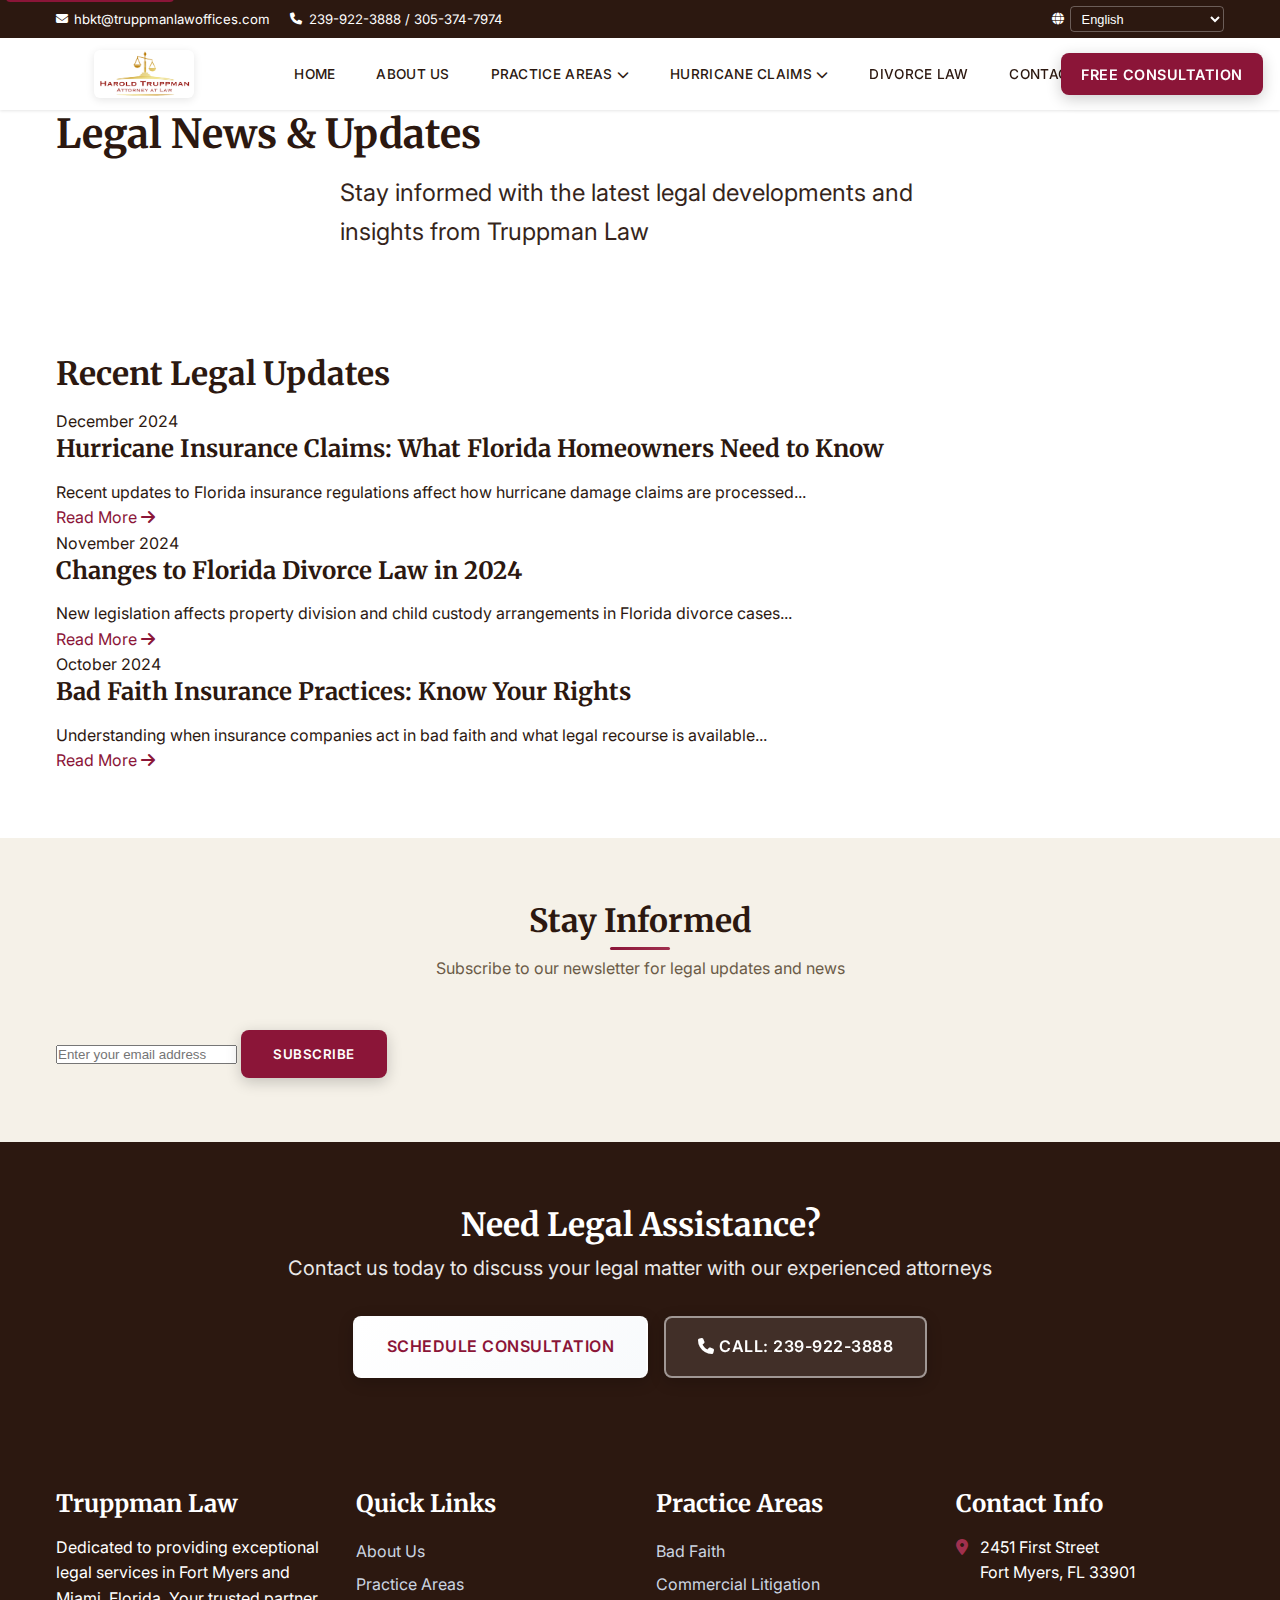
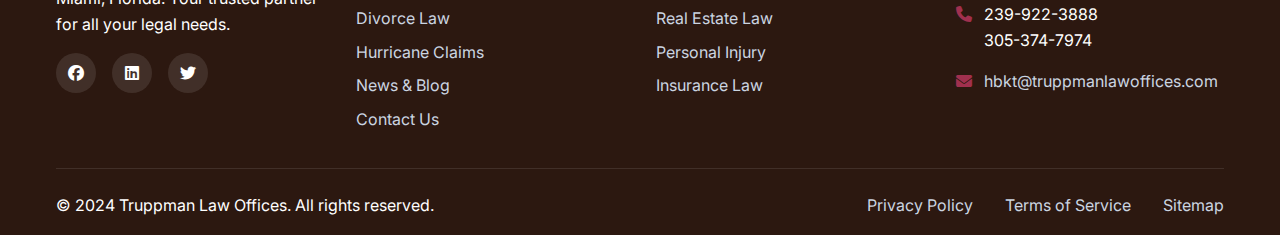
<file: pages/news.html>
<!DOCTYPE html>
<html lang="en">
<head>
    <meta charset="UTF-8">
    <meta name="viewport" content="width=device-width, initial-scale=1.0">
    <title>News & Blog - Truppman Law | Fort Myers & Miami</title>
    <meta name="description" content="Latest legal news, updates, and insights from Truppman Law. Stay informed about Florida law changes and legal developments.">
    
    <!-- Google Fonts -->
    <link rel="preconnect" href="https://fonts.googleapis.com">
    <link rel="preconnect" href="https://fonts.gstatic.com" crossorigin>
    <link href="https://fonts.googleapis.com/css2?family=Inter:wght@300;400;500;600;700&family=Merriweather:wght@300;400;700&display=swap" rel="stylesheet">
    
    <!-- Font Awesome for Icons -->
    <link rel="stylesheet" href="https://cdnjs.cloudflare.com/ajax/libs/font-awesome/6.4.0/css/all.min.css">
    
    <!-- Custom CSS -->
    <link rel="stylesheet" href="../css/styles.css">
    <link rel="stylesheet" href="../css/enhanced-styles.css">
    <link rel="stylesheet" href="../css/navbar-fixes.css">
    <link rel="stylesheet" href="../css/logo-optimization.css">
</head>
<body>
    <!-- Header -->
    <header class="header">
        <!-- Top Bar -->
        <div class="top-bar">
            <div class="container">
                <div class="top-bar-content">
                    <div class="contact-info">
                        <a href="mailto:hbkt@truppmanlawoffices.com">
                            <i class="fas fa-envelope"></i>
                            hbkt@truppmanlawoffices.com
                        </a>
                        <span>
                            <i class="fas fa-phone"></i>
                            239-922-3888 / 305-374-7974
                        </span>
                    </div>
                    <div class="language-selector">
                        <i class="fas fa-globe"></i>
                        <select id="language-select">
                            <option value="en">English</option>
                            <option value="es">Español</option>
                            <option value="fr">Français</option>
                            <option value="pt">Português</option>
                            <option value="zh">Chinese (Traditional)</option>
                            <option value="nl">Dutch</option>
                            <option value="de">German</option>
                            <option value="ht">Haitian Creole</option>
                            <option value="it">Italian</option>
                            <option value="no">Norwegian</option>
                            <option value="ru">Russian</option>
                        </select>
                    </div>
                </div>
            </div>
        </div>

        <!-- Main Navigation -->
        <nav class="main-nav">
            <div class="container">
                <div class="nav-content">
                    <!-- Logo -->
                    <a href="../index.html" class="logo">
                        <img src="../images/Harold-Klite-Truppman-Miami-Law-Office-1.png" alt="Truppman Law - Fort Myers & Miami Florida Law Firm" class="logo-image">
                    </a>

                    <!-- Desktop Menu -->
                    <ul class="nav-menu">
                        <li><a href="../index.html">HOME</a></li>
                        <li><a href="about.html">ABOUT US</a></li>
                        <li class="dropdown">
                            <a href="#" class="dropdown-toggle">
                                PRACTICE AREAS
                                <i class="fas fa-chevron-down"></i>
                            </a>
                            <ul class="dropdown-menu">
                                <li><a href="bad-faith.html">Bad Faith</a></li>
                                <li><a href="condo-law.html">Condo Association Law</a></li>
                                <li><a href="commercial-litigation.html">Commercial Litigation</a></li>
                                <li><a href="construction.html">Construction</a></li>
                                <li><a href="covid-19.html">COVID-19 Business Interruption</a></li>
                                <li><a href="homeowners.html">Homeowners Association</a></li>
                                <li><a href="insurance.html">Insurance</a></li>
                                <li><a href="illegal-towing.html">Illegal Towing</a></li>
                                <li><a href="real-estate.html">Real Estate Law</a></li>
                                <li><a href="personal-injury.html">Personal Injury</a></li>
                            </ul>
                        </li>
                        <li class="dropdown">
                            <a href="#" class="dropdown-toggle">
                                HURRICANE CLAIMS
                                <i class="fas fa-chevron-down"></i>
                            </a>
                            <ul class="dropdown-menu">
                                <li><a href="hurricane-claims.html">Hurricane Insurance Claims</a></li>
                                <li><a href="faq-hurricane.html">FAQ Hurricane Damage</a></li>
                                <li><a href="faq-insurance.html">FAQ Insurance Disputes</a></li>
                            </ul>
                        </li>
                        <li><a href="divorce-law.html">DIVORCE LAW</a></li>
                        <li><a href="contact.html">CONTACT US</a></li>
                        <li><a href="news.html" class="active">NEWS</a></li>
                    </ul>

                    <!-- CTA Button -->
                    <a href="contact.html" class="btn btn-primary nav-cta">Free Consultation</a>

                    <!-- Mobile Menu Toggle -->
                    <button class="mobile-menu-toggle" id="mobile-menu-toggle">
                        <span></span>
                        <span></span>
                        <span></span>
                    </button>
                </div>
            </div>
        </nav>

        <!-- Mobile Menu -->
        <div class="mobile-menu" id="mobile-menu">
            <ul>
                <li><a href="../index.html">Home</a></li>
                <li><a href="about.html">About Us</a></li>
                <li>
                    <a href="#" class="mobile-dropdown-toggle">Practice Areas <i class="fas fa-chevron-down"></i></a>
                    <ul class="mobile-dropdown">
                        <li><a href="bad-faith.html">Bad Faith</a></li>
                        <li><a href="condo-law.html">Condo Association Law</a></li>
                        <li><a href="commercial-litigation.html">Commercial Litigation</a></li>
                        <li><a href="construction.html">Construction</a></li>
                        <li><a href="covid-19.html">COVID-19 Business Interruption</a></li>
                        <li><a href="homeowners.html">Homeowners Association</a></li>
                        <li><a href="insurance.html">Insurance</a></li>
                        <li><a href="illegal-towing.html">Illegal Towing</a></li>
                        <li><a href="real-estate.html">Real Estate Law</a></li>
                        <li><a href="personal-injury.html">Personal Injury</a></li>
                    </ul>
                </li>
                <li>
                    <a href="#" class="mobile-dropdown-toggle">Hurricane Claims <i class="fas fa-chevron-down"></i></a>
                    <ul class="mobile-dropdown">
                        <li><a href="hurricane-claims.html">Hurricane Insurance Claims</a></li>
                        <li><a href="faq-hurricane.html">FAQ Hurricane Damage</a></li>
                        <li><a href="faq-insurance.html">FAQ Insurance Disputes</a></li>
                    </ul>
                </li>
                <li><a href="divorce-law.html">Divorce Law</a></li>
                <li><a href="contact.html">Contact Us</a></li>
                <li><a href="news.html" class="active">News</a></li>
                <li><a href="contact.html" class="btn btn-primary">Free Consultation</a></li>
            </ul>
        </div>
    </header>

    <!-- Main Content -->
    <main id="main-content">
        <!-- Page Hero -->
        <section class="page-hero">
            <div class="container">
                <h1>Legal News & Updates</h1>
                <p class="hero-subtitle">Stay informed with the latest legal developments and insights from Truppman Law</p>
            </div>
        </section>

        <!-- News Section -->
        <section class="section">
            <div class="container">
                <div class="content-wrapper">
                    <h2>Recent Legal Updates</h2>
                    <div class="news-grid">
                        <article class="news-card">
                            <div class="news-date">December 2024</div>
                            <h3>Hurricane Insurance Claims: What Florida Homeowners Need to Know</h3>
                            <p>Recent updates to Florida insurance regulations affect how hurricane damage claims are processed...</p>
                            <a href="#" class="read-more">Read More <i class="fas fa-arrow-right"></i></a>
                        </article>
                        
                        <article class="news-card">
                            <div class="news-date">November 2024</div>
                            <h3>Changes to Florida Divorce Law in 2024</h3>
                            <p>New legislation affects property division and child custody arrangements in Florida divorce cases...</p>
                            <a href="#" class="read-more">Read More <i class="fas fa-arrow-right"></i></a>
                        </article>
                        
                        <article class="news-card">
                            <div class="news-date">October 2024</div>
                            <h3>Bad Faith Insurance Practices: Know Your Rights</h3>
                            <p>Understanding when insurance companies act in bad faith and what legal recourse is available...</p>
                            <a href="#" class="read-more">Read More <i class="fas fa-arrow-right"></i></a>
                        </article>
                    </div>
                </div>
            </div>
        </section>

        <!-- Newsletter Section -->
        <section class="section bg-light">
            <div class="container">
                <div class="section-header">
                    <h2>Stay Informed</h2>
                    <p>Subscribe to our newsletter for legal updates and news</p>
                </div>
                
                <div class="newsletter-form">
                    <form>
                        <div class="form-row">
                            <input type="email" placeholder="Enter your email address" required>
                            <button type="submit" class="btn btn-primary">Subscribe</button>
                        </div>
                    </form>
                </div>
            </div>
        </section>

        <!-- CTA Section -->
        <section class="cta section">
            <div class="container">
                <h2>Need Legal Assistance?</h2>
                <p>Contact us today to discuss your legal matter with our experienced attorneys</p>
                <div class="cta-buttons">
                    <a href="contact.html" class="btn btn-light">Schedule Consultation</a>
                    <a href="tel:239-922-3888" class="btn btn-outline-light">
                        <i class="fas fa-phone"></i> Call: 239-922-3888
                    </a>
                </div>
            </div>
        </section>
    </main>

    <!-- Footer -->
    <footer class="footer">
        <div class="container">
            <div class="footer-grid">
                <!-- About Section -->
                <div class="footer-section">
                    <h3>Truppman Law</h3>
                    <p>Dedicated to providing exceptional legal services in Fort Myers and Miami, Florida. Your trusted partner for all your legal needs.</p>
                    <div class="social-links">
                        <a href="#" aria-label="Facebook"><i class="fab fa-facebook"></i></a>
                        <a href="#" aria-label="LinkedIn"><i class="fab fa-linkedin"></i></a>
                        <a href="#" aria-label="Twitter"><i class="fab fa-twitter"></i></a>
                    </div>
                </div>

                <!-- Quick Links -->
                <div class="footer-section">
                    <h3>Quick Links</h3>
                    <ul>
                        <li><a href="about.html">About Us</a></li>
                        <li><a href="practice-areas.html">Practice Areas</a></li>
                        <li><a href="divorce-law.html">Divorce Law</a></li>
                        <li><a href="hurricane-claims.html">Hurricane Claims</a></li>
                        <li><a href="news.html">News & Blog</a></li>
                        <li><a href="contact.html">Contact Us</a></li>
                    </ul>
                </div>

                <!-- Practice Areas -->
                <div class="footer-section">
                    <h3>Practice Areas</h3>
                    <ul>
                        <li><a href="bad-faith.html">Bad Faith</a></li>
                        <li><a href="commercial-litigation.html">Commercial Litigation</a></li>
                        <li><a href="real-estate.html">Real Estate Law</a></li>
                        <li><a href="personal-injury.html">Personal Injury</a></li>
                        <li><a href="insurance.html">Insurance Law</a></li>
                    </ul>
                </div>

                <!-- Contact Info -->
                <div class="footer-section">
                    <h3>Contact Info</h3>
                    <div class="contact-item">
                        <i class="fas fa-map-marker-alt"></i>
                        <p>2451 First Street<br>Fort Myers, FL 33901</p>
                    </div>
                    <div class="contact-item">
                        <i class="fas fa-phone"></i>
                        <p>239-922-3888<br>305-374-7974</p>
                    </div>
                    <div class="contact-item">
                        <i class="fas fa-envelope"></i>
                        <a href="mailto:hbkt@truppmanlawoffices.com">hbkt@truppmanlawoffices.com</a>
                    </div>
                </div>
            </div>

            <div class="footer-bottom">
                <p>&copy; 2024 Truppman Law Offices. All rights reserved.</p>
                <div class="footer-links">
                    <a href="#">Privacy Policy</a>
                    <a href="#">Terms of Service</a>
                    <a href="#">Sitemap</a>
                </div>
            </div>
        </div>
    </footer>

    <!-- Scripts -->
    <script src="../js/main.js"></script>
    <script src="../js/enhanced-interactions.js"></script>
</body>
</html>
</file>
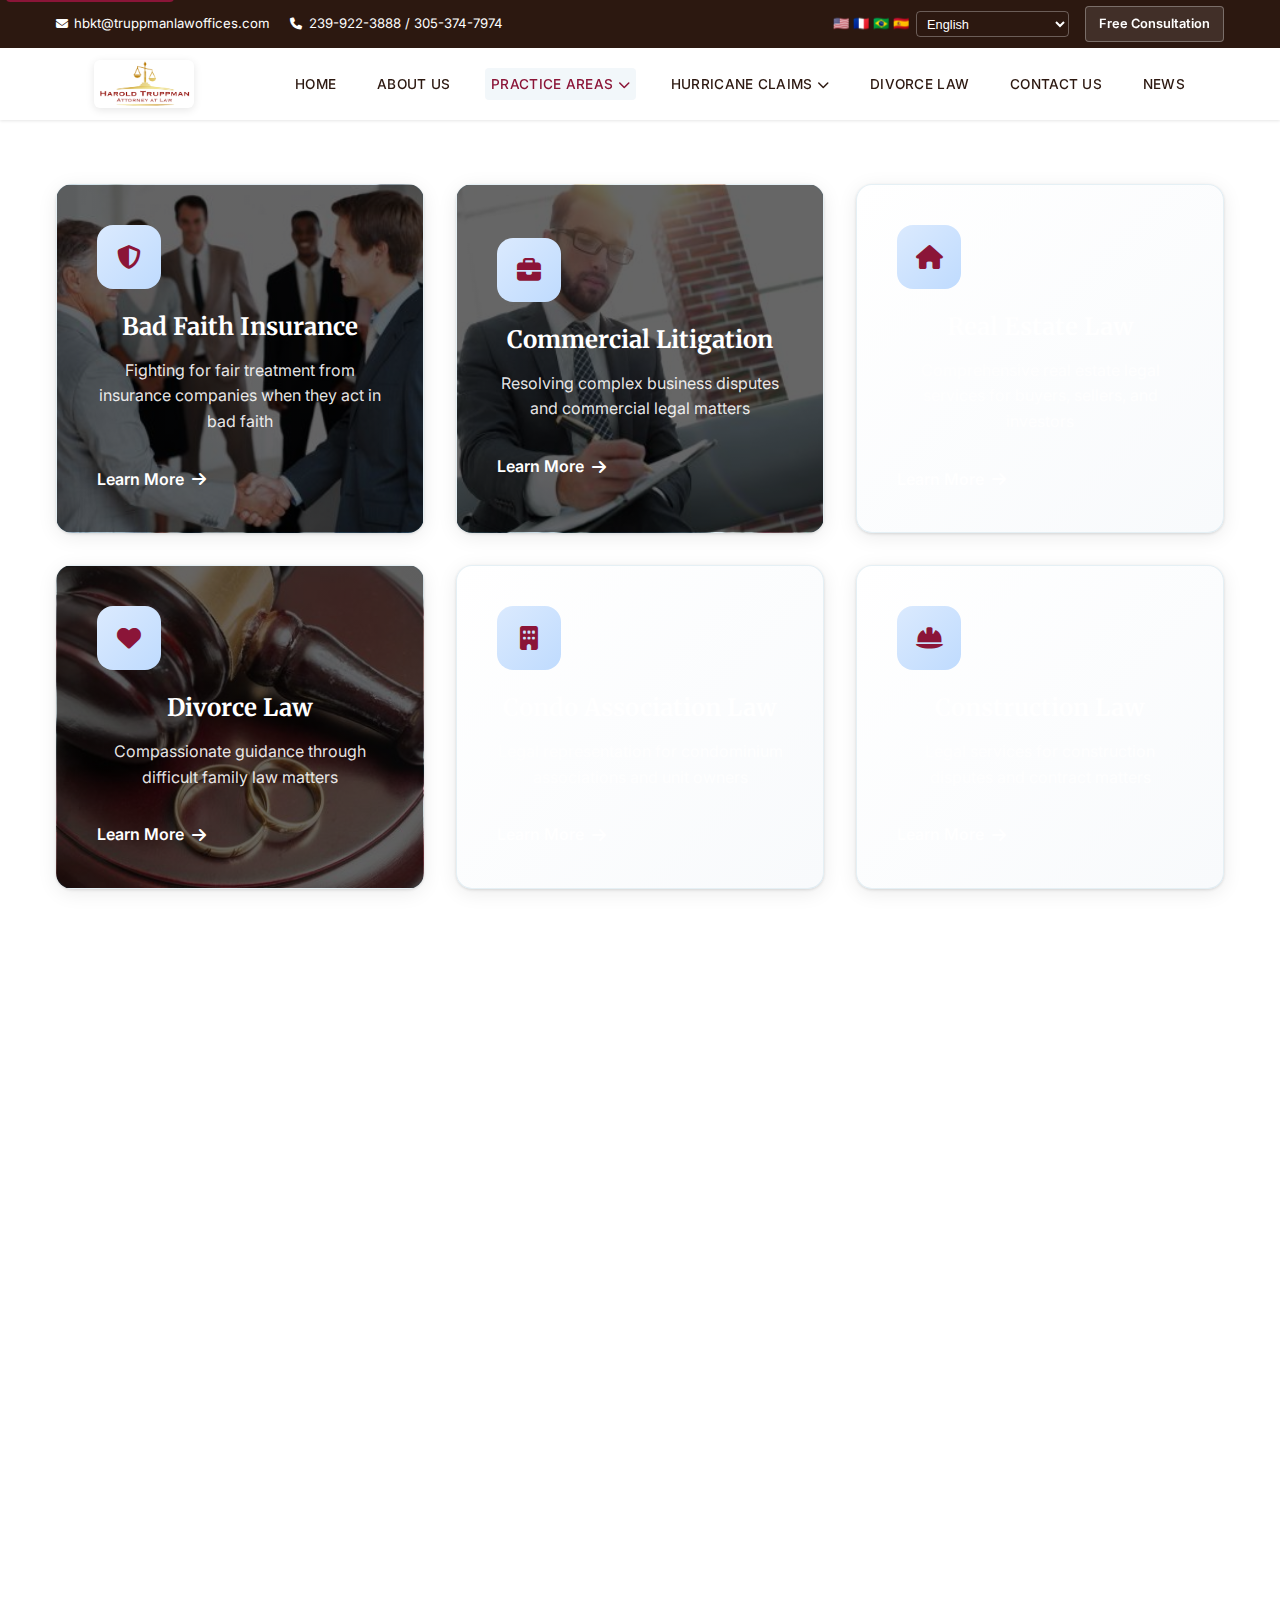
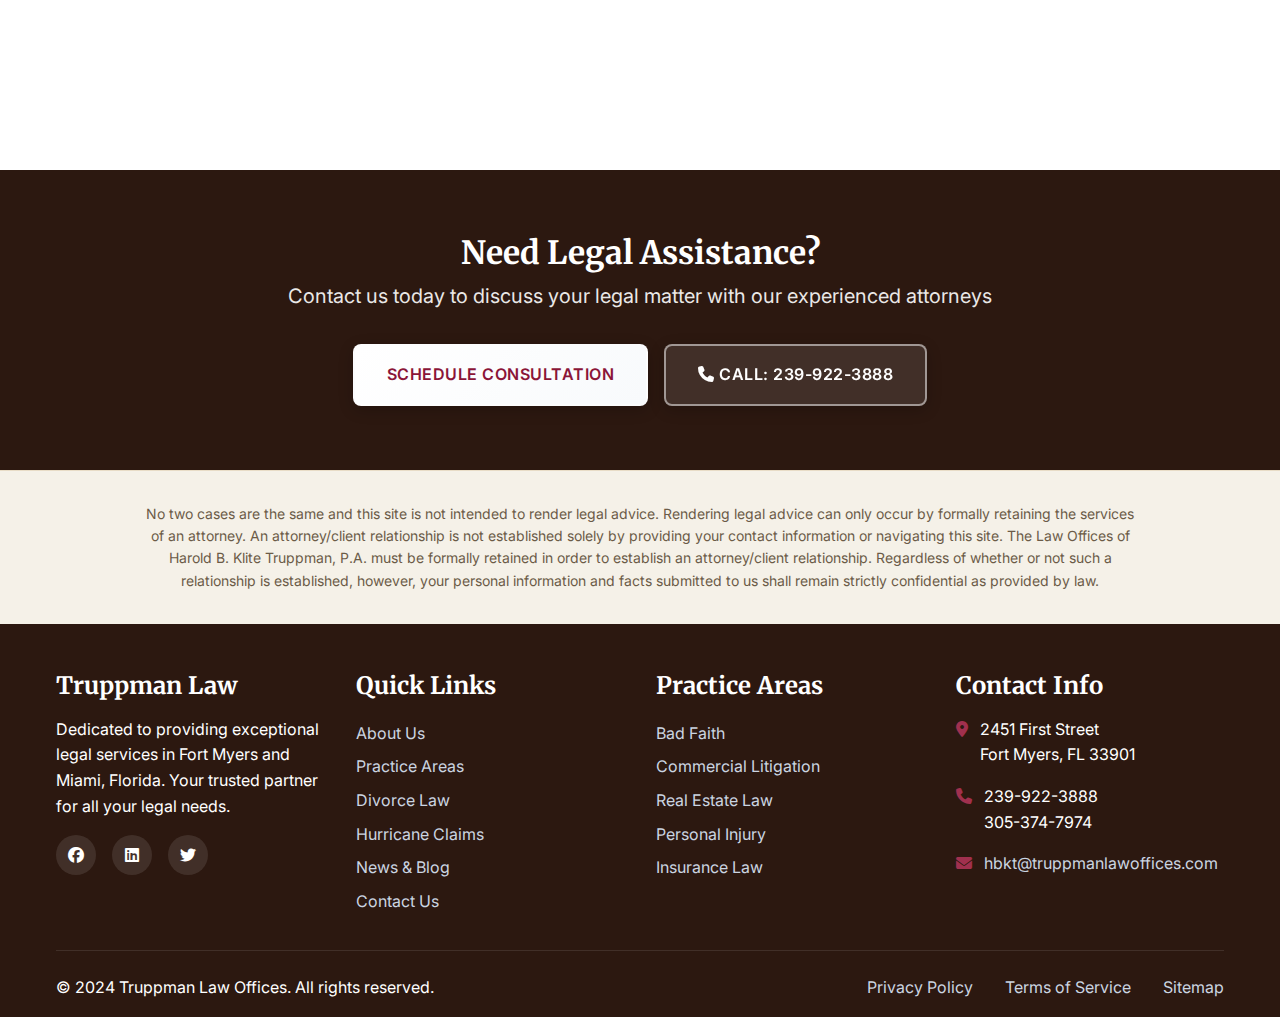
<file: pages/practice-areas.html>
<!DOCTYPE html>
<html lang="en">
<head>
    <meta charset="UTF-8">
    <meta name="viewport" content="width=device-width, initial-scale=1.0">
    <title>Practice Areas - Truppman Law | Fort Myers & Miami</title>
    <meta name="description" content="Comprehensive legal services in Florida including bad faith insurance, real estate law, commercial litigation, divorce law, and more. Serving Fort Myers and Miami.">
    
    <!-- Google Fonts -->
    <link rel="preconnect" href="https://fonts.googleapis.com">
    <link rel="preconnect" href="https://fonts.gstatic.com" crossorigin>
    <link href="https://fonts.googleapis.com/css2?family=Inter:wght@300;400;500;600;700&family=Merriweather:wght@300;400;700&display=swap" rel="stylesheet">
    
    <!-- Font Awesome for Icons -->
    <link rel="stylesheet" href="https://cdnjs.cloudflare.com/ajax/libs/font-awesome/6.4.0/css/all.min.css">
    
    <!-- Custom CSS -->
    <link rel="stylesheet" href="../css/styles.css">
    <link rel="stylesheet" href="../css/enhanced-styles.css">
    <link rel="stylesheet" href="../css/navbar-fixes.css">
    <link rel="stylesheet" href="../css/logo-optimization.css">
</head>
<body>
    <!-- Header -->
    <header class="header">
        <!-- Top Bar -->
        <div class="top-bar">
            <div class="container">
                <div class="top-bar-content">
                    <div class="contact-info">
                        <a href="mailto:hbkt@truppmanlawoffices.com">
                            <i class="fas fa-envelope"></i>
                            hbkt@truppmanlawoffices.com
                        </a>
                        <span>
                            <i class="fas fa-phone"></i>
                            239-922-3888 / 305-374-7974
                        </span>
                    </div>
                    <div class="top-bar-actions">
                        <div class="language-selector">
                            <div class="language-flags">
                                <span class="flag-icon active" data-lang="en" title="English">🇺🇸</span>
                                <span class="flag-icon" data-lang="fr" title="French">🇫🇷</span>
                                <span class="flag-icon" data-lang="pt" title="Portuguese">🇧🇷</span>
                                <span class="flag-icon" data-lang="es" title="Spanish">🇪🇸</span>
                            </div>
                            <select id="language-select">
                                <option value="en">English</option>
                                <option value="es">Español</option>
                                <option value="fr">Français</option>
                                <option value="pt">Português</option>
                                <option value="zh">Chinese (Traditional)</option>
                                <option value="nl">Dutch</option>
                                <option value="de">German</option>
                                <option value="ht">Haitian Creole</option>
                                <option value="it">Italian</option>
                                <option value="no">Norwegian</option>
                                <option value="ru">Russian</option>
                            </select>
                        </div>
                        <a href="contact.html" class="top-bar-cta">Free Consultation</a>
                    </div>
                </div>
            </div>
        </div>

        <!-- Main Navigation -->
        <nav class="main-nav">
            <div class="container">
                <div class="nav-content">
                    <!-- Logo -->
                    <a href="../index.html" class="logo">
                        <img src="../images/Harold-Klite-Truppman-Miami-Law-Office-1.png" alt="Truppman Law - Fort Myers & Miami Florida Law Firm" class="logo-image">
                    </a>

                    <!-- Desktop Menu -->
                    <ul class="nav-menu">
                        <li><a href="../index.html">Home</a></li>
                        <li><a href="about.html">About Us</a></li>
                        <li class="dropdown">
                            <a href="#" class="dropdown-toggle active">
                                Practice Areas
                                <i class="fas fa-chevron-down"></i>
                            </a>
                            <ul class="dropdown-menu">
                                <li><a href="bad-faith.html">Bad Faith</a></li>
                                <li><a href="condo-law.html">Condo Association Law</a></li>
                                <li><a href="commercial-litigation.html">Commercial Litigation</a></li>
                                <li><a href="construction.html">Construction</a></li>
                                <li><a href="covid-19.html">COVID-19 Business Interruption</a></li>
                                <li><a href="homeowners.html">Homeowners Association</a></li>
                                <li><a href="insurance.html">Insurance</a></li>
                                <li><a href="illegal-towing.html">Illegal Towing</a></li>
                                <li><a href="real-estate.html">Real Estate Law</a></li>
                                <li><a href="personal-injury.html">Personal Injury</a></li>
                            </ul>
                        </li>
                        <li class="dropdown">
                            <a href="#" class="dropdown-toggle">
                                Hurricane Claims
                                <i class="fas fa-chevron-down"></i>
                            </a>
                            <ul class="dropdown-menu">
                                <li><a href="hurricane-claims.html">Hurricane Insurance Claims</a></li>
                                <li><a href="faq-hurricane.html">FAQ Hurricane Damage</a></li>
                                <li><a href="faq-insurance.html">FAQ Insurance Disputes</a></li>
                            </ul>
                        </li>
                        <li><a href="divorce-law.html">Divorce Law</a></li>
                        <li><a href="contact.html">Contact Us</a></li>
                        <li><a href="news.html">News</a></li>
                    </ul>

                    <!-- CTA Button removed to prevent overlap -->

                    <!-- Mobile Menu Toggle -->
                    <button class="mobile-menu-toggle" id="mobile-menu-toggle">
                        <span></span>
                        <span></span>
                        <span></span>
                    </button>
                </div>
            </div>
        </nav>

        <!-- Mobile Menu -->
        <div class="mobile-menu" id="mobile-menu">
            <ul>
                <li><a href="../index.html">Home</a></li>
                <li><a href="about.html">About Us</a></li>
                <li>
                    <a href="#" class="mobile-dropdown-toggle active">Practice Areas <i class="fas fa-chevron-down"></i></a>
                    <ul class="mobile-dropdown">
                        <li><a href="bad-faith.html">Bad Faith</a></li>
                        <li><a href="condo-law.html">Condo Association Law</a></li>
                        <li><a href="commercial-litigation.html">Commercial Litigation</a></li>
                        <li><a href="construction.html">Construction</a></li>
                        <li><a href="covid-19.html">COVID-19 Business Interruption</a></li>
                        <li><a href="homeowners.html">Homeowners Association</a></li>
                        <li><a href="insurance.html">Insurance</a></li>
                        <li><a href="illegal-towing.html">Illegal Towing</a></li>
                        <li><a href="real-estate.html">Real Estate Law</a></li>
                        <li><a href="personal-injury.html">Personal Injury</a></li>
                    </ul>
                </li>
                <li>
                    <a href="#" class="mobile-dropdown-toggle">Hurricane Claims <i class="fas fa-chevron-down"></i></a>
                    <ul class="mobile-dropdown">
                        <li><a href="hurricane-claims.html">Hurricane Insurance Claims</a></li>
                        <li><a href="faq-hurricane.html">FAQ Hurricane Damage</a></li>
                        <li><a href="faq-insurance.html">FAQ Insurance Disputes</a></li>
                    </ul>
                </li>
                <li><a href="divorce-law.html">Divorce Law</a></li>
                <li><a href="contact.html">Contact Us</a></li>
                <li><a href="news.html">News</a></li>
                <li><a href="contact.html" class="btn btn-primary">Free Consultation</a></li>
            </ul>
        </div>
    </header>

    <!-- Main Content -->
    <main id="main-content">
        <!-- Practice Areas Grid -->
        <section class="section">
            <div class="container">
                <div class="practice-areas-grid">
                    <!-- Bad Faith Insurance -->
                    <a href="bad-faith.html" class="practice-area-card" style="background-image: linear-gradient(rgba(0,0,0,0.6), rgba(0,0,0,0.6)), url('../images/Boca-Raton-Boyton-Delray-Beach-Bad-Faith-Attorney-300x300.jpg');">
                        <div class="practice-area-icon">
                            <i class="fas fa-shield-alt"></i>
                        </div>
                        <h3>Bad Faith Insurance</h3>
                        <p>Fighting for fair treatment from insurance companies when they act in bad faith</p>
                        <span class="practice-area-link">Learn More <i class="fas fa-arrow-right"></i></span>
                    </a>

                    <!-- Commercial Litigation -->
                    <a href="commercial-litigation.html" class="practice-area-card" style="background-image: linear-gradient(rgba(0,0,0,0.6), rgba(0,0,0,0.6)), url('../images/Commercial-Litigation-Miami-Broward-Palm-Beach-Florida-2-300x300.jpg');">
                        <div class="practice-area-icon">
                            <i class="fas fa-briefcase"></i>
                        </div>
                        <h3>Commercial Litigation</h3>
                        <p>Resolving complex business disputes and commercial legal matters</p>
                        <span class="practice-area-link">Learn More <i class="fas fa-arrow-right"></i></span>
                    </a>

                    <!-- Real Estate Law -->
                    <a href="real-estate.html" class="practice-area-card">
                        <div class="practice-area-icon">
                            <i class="fas fa-home"></i>
                        </div>
                        <h3>Real Estate Law</h3>
                        <p>Comprehensive real estate legal services for buyers, sellers, and investors</p>
                        <span class="practice-area-link">Learn More <i class="fas fa-arrow-right"></i></span>
                    </a>

                    <!-- Divorce Law -->
                    <a href="divorce-law.html" class="practice-area-card" style="background-image: linear-gradient(rgba(0,0,0,0.6), rgba(0,0,0,0.6)), url('../images/Divorce-Law-Fort-Myers-Miami-Florida-Harold-Truppman-Attorney-550x310.jpg');">
                        <div class="practice-area-icon">
                            <i class="fas fa-heart"></i>
                        </div>
                        <h3>Divorce Law</h3>
                        <p>Compassionate guidance through difficult family law matters</p>
                        <span class="practice-area-link">Learn More <i class="fas fa-arrow-right"></i></span>
                    </a>

                    <!-- Condo Association Law -->
                    <a href="condo-law.html" class="practice-area-card">
                        <div class="practice-area-icon">
                            <i class="fas fa-building"></i>
                        </div>
                        <h3>Condo Association Law</h3>
                        <p>Legal representation for condominium associations and unit owners</p>
                        <span class="practice-area-link">Learn More <i class="fas fa-arrow-right"></i></span>
                    </a>

                    <!-- Construction -->
                    <a href="construction.html" class="practice-area-card">
                        <div class="practice-area-icon">
                            <i class="fas fa-hard-hat"></i>
                        </div>
                        <h3>Construction Law</h3>
                        <p>Legal services for construction disputes and contract matters</p>
                        <span class="practice-area-link">Learn More <i class="fas fa-arrow-right"></i></span>
                    </a>

                    <!-- COVID-19 Business Interruption -->
                    <a href="covid-19.html" class="practice-area-card">
                        <div class="practice-area-icon">
                            <i class="fas fa-virus"></i>
                        </div>
                        <h3>COVID-19 Business Interruption</h3>
                        <p>Insurance claims for COVID-19 related business interruptions</p>
                        <span class="practice-area-link">Learn More <i class="fas fa-arrow-right"></i></span>
                    </a>

                    <!-- Homeowners Association -->
                    <a href="homeowners.html" class="practice-area-card">
                        <div class="practice-area-icon">
                            <i class="fas fa-home-user"></i>
                        </div>
                        <h3>Homeowners Association</h3>
                        <p>Legal guidance for HOA matters and community associations</p>
                        <span class="practice-area-link">Learn More <i class="fas fa-arrow-right"></i></span>
                    </a>

                    <!-- Insurance Law -->
                    <a href="insurance.html" class="practice-area-card">
                        <div class="practice-area-icon">
                            <i class="fas fa-umbrella"></i>
                        </div>
                        <h3>Insurance Law</h3>
                        <p>Comprehensive insurance coverage and claim disputes</p>
                        <span class="practice-area-link">Learn More <i class="fas fa-arrow-right"></i></span>
                    </a>

                    <!-- Illegal Towing -->
                    <a href="illegal-towing.html" class="practice-area-card">
                        <div class="practice-area-icon">
                            <i class="fas fa-car"></i>
                        </div>
                        <h3>Illegal & Wrongful Towing</h3>
                        <p>Legal recourse for illegal and wrongful vehicle towing</p>
                        <span class="practice-area-link">Learn More <i class="fas fa-arrow-right"></i></span>
                    </a>

                    <!-- Personal Injury -->
                    <a href="personal-injury.html" class="practice-area-card">
                        <div class="practice-area-icon">
                            <i class="fas fa-user-injured"></i>
                        </div>
                        <h3>Personal Injury</h3>
                        <p>Representation for personal injury and accident cases</p>
                        <span class="practice-area-link">Learn More <i class="fas fa-arrow-right"></i></span>
                    </a>

                    <!-- Hurricane Insurance Claims -->
                    <a href="hurricane-claims.html" class="practice-area-card" style="background-image: linear-gradient(rgba(0,0,0,0.6), rgba(0,0,0,0.6)), url('../images/Fort-Myers-Hurricane-Insurance-Claim-Attorney-Harold-Truppman-560x520.jpg');">
                        <div class="practice-area-icon">
                            <i class="fas fa-wind"></i>
                        </div>
                        <h3>Hurricane Insurance Claims</h3>
                        <p>Specialized representation for hurricane damage insurance claims</p>
                        <span class="practice-area-link">Learn More <i class="fas fa-arrow-right"></i></span>
                    </a>
                </div>
            </div>
        </section>

        <!-- CTA Section -->
        <section class="cta section">
            <div class="container">
                <h2>Need Legal Assistance?</h2>
                <p>Contact us today to discuss your legal matter with our experienced attorneys</p>
                <div class="cta-buttons">
                    <a href="contact.html" class="btn btn-light">Schedule Consultation</a>
                    <a href="tel:239-922-3888" class="btn btn-outline-light">
                        <i class="fas fa-phone"></i> Call: 239-922-3888
                    </a>
                </div>
            </div>
        </section>
    </main>

    <!-- Legal Disclaimer -->
    <section class="legal-disclaimer">
        <div class="container">
            <p class="disclaimer-text">
                No two cases are the same and this site is not intended to render legal advice. Rendering legal advice can only occur by formally retaining the services of an attorney. An attorney/client relationship is not established solely by providing your contact information or navigating this site. The Law Offices of Harold B. Klite Truppman, P.A. must be formally retained in order to establish an attorney/client relationship. Regardless of whether or not such a relationship is established, however, your personal information and facts submitted to us shall remain strictly confidential as provided by law.
            </p>
        </div>
    </section>

    <!-- Footer -->
    <footer class="footer">
        <div class="container">
            <div class="footer-grid">
                <!-- About Section -->
                <div class="footer-section">
                    <h3>Truppman Law</h3>
                    <p>Dedicated to providing exceptional legal services in Fort Myers and Miami, Florida. Your trusted partner for all your legal needs.</p>
                    <div class="social-links">
                        <a href="#" aria-label="Facebook"><i class="fab fa-facebook"></i></a>
                        <a href="#" aria-label="LinkedIn"><i class="fab fa-linkedin"></i></a>
                        <a href="#" aria-label="Twitter"><i class="fab fa-twitter"></i></a>
                    </div>
                </div>

                <!-- Quick Links -->
                <div class="footer-section">
                    <h3>Quick Links</h3>
                    <ul>
                        <li><a href="about.html">About Us</a></li>
                        <li><a href="practice-areas.html">Practice Areas</a></li>
                        <li><a href="divorce-law.html">Divorce Law</a></li>
                        <li><a href="hurricane-claims.html">Hurricane Claims</a></li>
                        <li><a href="news.html">News & Blog</a></li>
                        <li><a href="contact.html">Contact Us</a></li>
                    </ul>
                </div>

                <!-- Practice Areas -->
                <div class="footer-section">
                    <h3>Practice Areas</h3>
                    <ul>
                        <li><a href="bad-faith.html">Bad Faith</a></li>
                        <li><a href="commercial-litigation.html">Commercial Litigation</a></li>
                        <li><a href="real-estate.html">Real Estate Law</a></li>
                        <li><a href="personal-injury.html">Personal Injury</a></li>
                        <li><a href="insurance.html">Insurance Law</a></li>
                    </ul>
                </div>

                <!-- Contact Info -->
                <div class="footer-section">
                    <h3>Contact Info</h3>
                    <div class="contact-item">
                        <i class="fas fa-map-marker-alt"></i>
                        <p>2451 First Street<br>Fort Myers, FL 33901</p>
                    </div>
                    <div class="contact-item">
                        <i class="fas fa-phone"></i>
                        <p>239-922-3888<br>305-374-7974</p>
                    </div>
                    <div class="contact-item">
                        <i class="fas fa-envelope"></i>
                        <a href="mailto:hbkt@truppmanlawoffices.com">hbkt@truppmanlawoffices.com</a>
                    </div>
                </div>
            </div>

            <div class="footer-bottom">
                <p>&copy; 2024 Truppman Law Offices. All rights reserved.</p>
                <div class="footer-links">
                    <a href="#">Privacy Policy</a>
                    <a href="#">Terms of Service</a>
                    <a href="#">Sitemap</a>
                </div>
            </div>
        </div>
    </footer>

    <!-- Scripts -->
    <script src="../js/main.js"></script>
    <script src="../js/enhanced-interactions.js"></script>
</body>
</html>
</file>
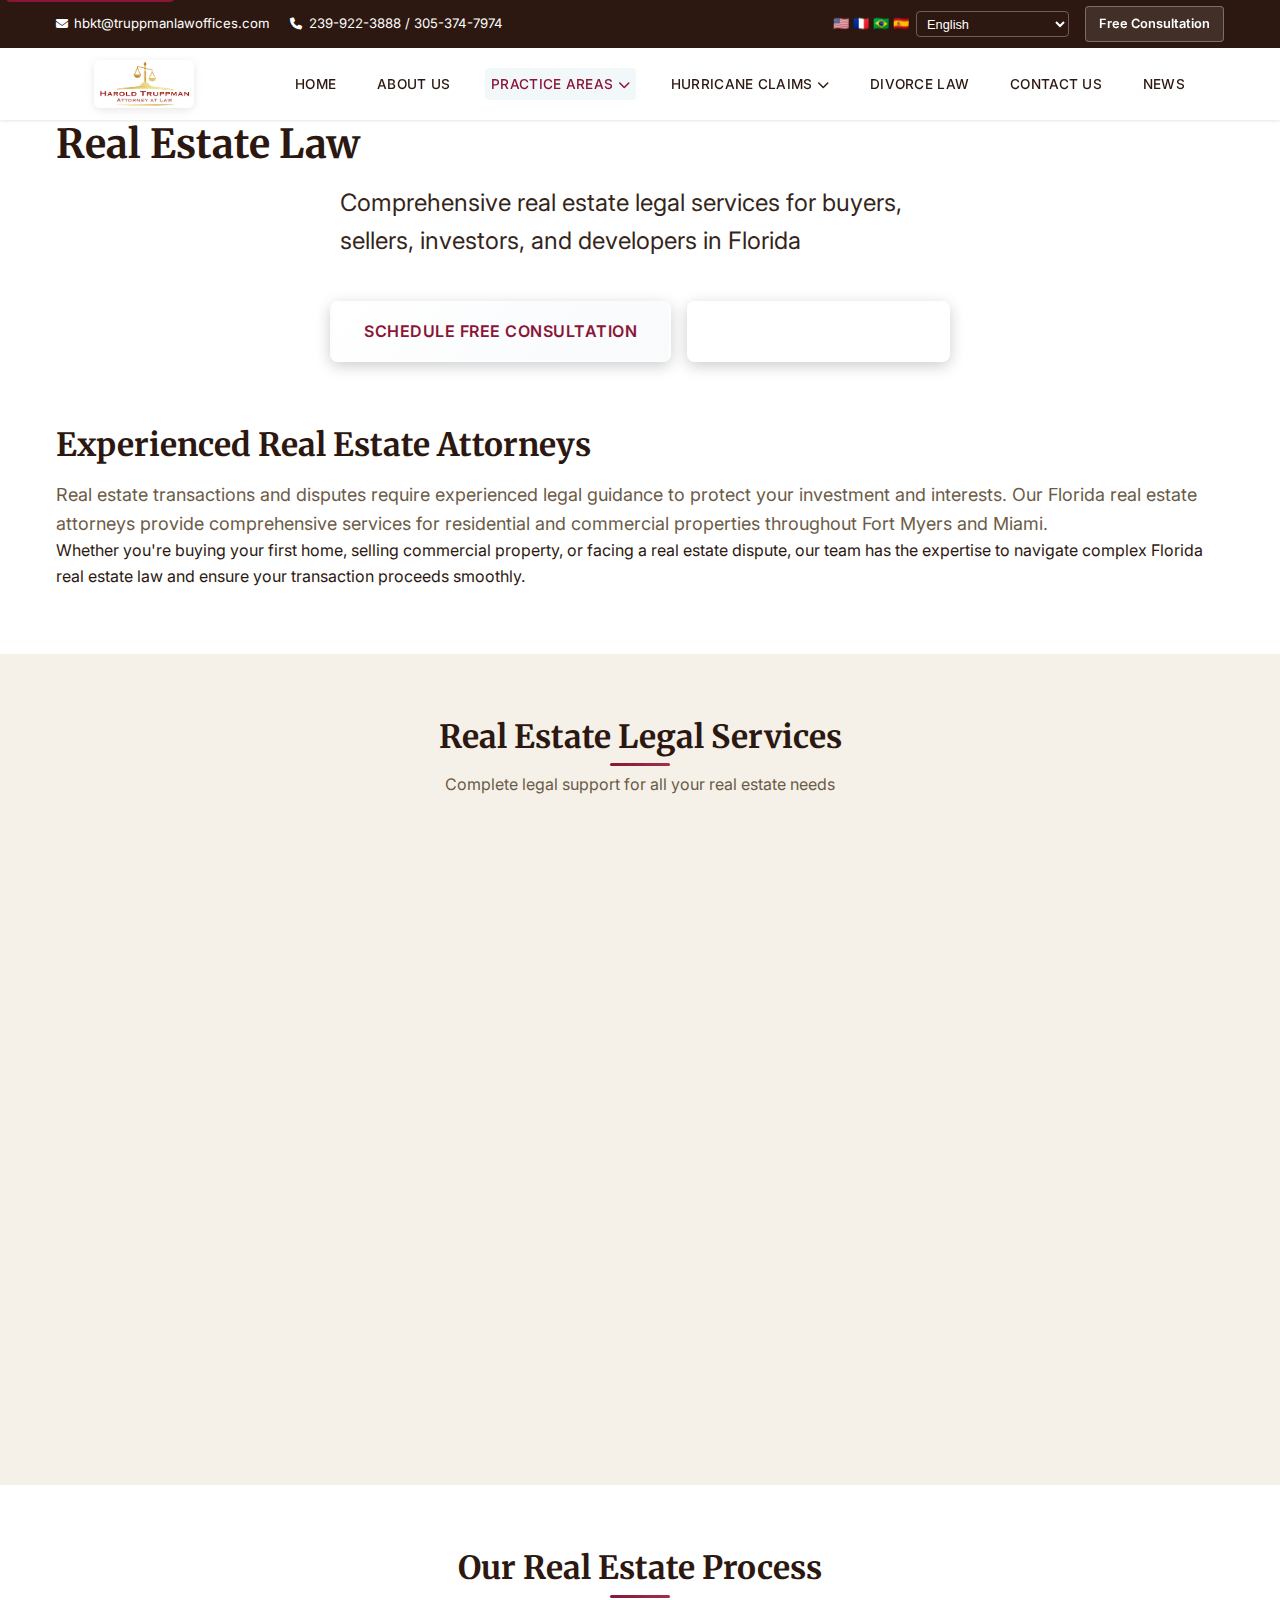
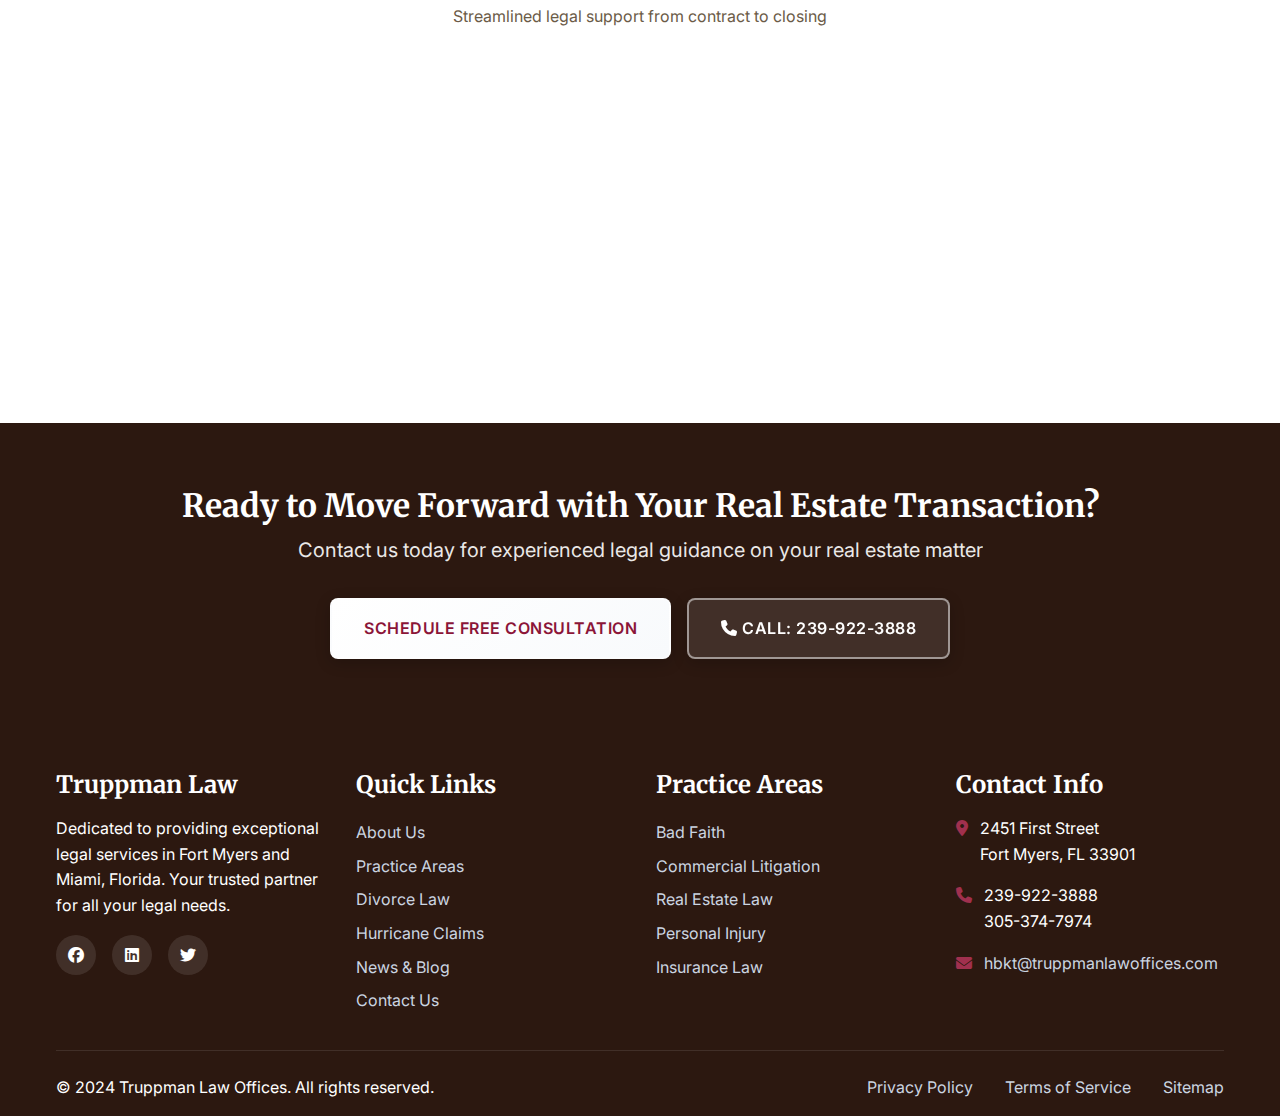
<file: pages/real-estate.html>
<!DOCTYPE html>
<html lang="en">
<head>
    <meta charset="UTF-8">
    <meta name="viewport" content="width=device-width, initial-scale=1.0">
    <title>Real Estate Law - Truppman Law | Fort Myers & Miami</title>
    <meta name="description" content="Comprehensive real estate legal services in Florida. Property transactions, disputes, and real estate law expertise. Serving Fort Myers and Miami.">
    
    <!-- Google Fonts -->
    <link rel="preconnect" href="https://fonts.googleapis.com">
    <link rel="preconnect" href="https://fonts.gstatic.com" crossorigin>
    <link href="https://fonts.googleapis.com/css2?family=Inter:wght@300;400;500;600;700&family=Merriweather:wght@300;400;700&display=swap" rel="stylesheet">
    
    <!-- Font Awesome for Icons -->
    <link rel="stylesheet" href="https://cdnjs.cloudflare.com/ajax/libs/font-awesome/6.4.0/css/all.min.css">
    
    <!-- Custom CSS -->
    <link rel="stylesheet" href="../css/styles.css">
    <link rel="stylesheet" href="../css/enhanced-styles.css">
    <link rel="stylesheet" href="../css/navbar-fixes.css">
    <link rel="stylesheet" href="../css/logo-optimization.css">
</head>
<body>
    <!-- Header -->
    <header class="header">
        <!-- Top Bar -->
        <div class="top-bar">
            <div class="container">
                <div class="top-bar-content">
                    <div class="contact-info">
                        <a href="mailto:hbkt@truppmanlawoffices.com">
                            <i class="fas fa-envelope"></i>
                            hbkt@truppmanlawoffices.com
                        </a>
                        <span>
                            <i class="fas fa-phone"></i>
                            239-922-3888 / 305-374-7974
                        </span>
                    </div>
                    <div class="top-bar-actions">
                        <div class="language-selector">
                            <div class="language-flags">
                                <span class="flag-icon active" data-lang="en" title="English">🇺🇸</span>
                                <span class="flag-icon" data-lang="fr" title="French">🇫🇷</span>
                                <span class="flag-icon" data-lang="pt" title="Portuguese">🇧🇷</span>
                                <span class="flag-icon" data-lang="es" title="Spanish">🇪🇸</span>
                            </div>
                            <select id="language-select">
                                <option value="en">English</option>
                                <option value="es">Español</option>
                                <option value="fr">Français</option>
                                <option value="pt">Português</option>
                                <option value="zh">Chinese (Traditional)</option>
                                <option value="nl">Dutch</option>
                                <option value="de">German</option>
                                <option value="ht">Haitian Creole</option>
                                <option value="it">Italian</option>
                                <option value="no">Norwegian</option>
                                <option value="ru">Russian</option>
                            </select>
                        </div>
                        <a href="contact.html" class="top-bar-cta">Free Consultation</a>
                    </div>
                </div>
            </div>
        </div>

        <!-- Main Navigation -->
        <nav class="main-nav">
            <div class="container">
                <div class="nav-content">
                    <!-- Logo -->
                    <a href="../index.html" class="logo">
                        <img src="../images/Harold-Klite-Truppman-Miami-Law-Office-1.png" alt="Truppman Law - Fort Myers & Miami Florida Law Firm" class="logo-image">
                    </a>

                    <!-- Desktop Menu -->
                    <ul class="nav-menu">
                        <li><a href="../index.html">HOME</a></li>
                        <li><a href="about.html">ABOUT US</a></li>
                        <li class="dropdown">
                            <a href="#" class="dropdown-toggle active">
                                PRACTICE AREAS
                                <i class="fas fa-chevron-down"></i>
                            </a>
                            <ul class="dropdown-menu">
                                <li><a href="bad-faith.html">Bad Faith</a></li>
                                <li><a href="condo-law.html">Condo Association Law</a></li>
                                <li><a href="commercial-litigation.html">Commercial Litigation</a></li>
                                <li><a href="construction.html">Construction</a></li>
                                <li><a href="covid-19.html">COVID-19 Business Interruption</a></li>
                                <li><a href="homeowners.html">Homeowners Association</a></li>
                                <li><a href="insurance.html">Insurance</a></li>
                                <li><a href="illegal-towing.html">Illegal Towing</a></li>
                                <li><a href="real-estate.html" class="active">Real Estate Law</a></li>
                                <li><a href="personal-injury.html">Personal Injury</a></li>
                            </ul>
                        </li>
                        <li class="dropdown">
                            <a href="#" class="dropdown-toggle">
                                HURRICANE CLAIMS
                                <i class="fas fa-chevron-down"></i>
                            </a>
                            <ul class="dropdown-menu">
                                <li><a href="hurricane-claims.html">Hurricane Insurance Claims</a></li>
                                <li><a href="faq-hurricane.html">FAQ Hurricane Damage</a></li>
                                <li><a href="faq-insurance.html">FAQ Insurance Disputes</a></li>
                            </ul>
                        </li>
                        <li><a href="divorce-law.html">DIVORCE LAW</a></li>
                        <li><a href="contact.html">CONTACT US</a></li>
                        <li><a href="news.html">NEWS</a></li>
                    </ul>

                    <!-- CTA Button removed to prevent overlap -->

                    <!-- Mobile Menu Toggle -->
                    <button class="mobile-menu-toggle" id="mobile-menu-toggle">
                        <span></span>
                        <span></span>
                        <span></span>
                    </button>
                </div>
            </div>
        </nav>

        <!-- Mobile Menu -->
        <div class="mobile-menu" id="mobile-menu">
            <ul>
                <li><a href="../index.html">Home</a></li>
                <li><a href="about.html">About Us</a></li>
                <li>
                    <a href="#" class="mobile-dropdown-toggle active">Practice Areas <i class="fas fa-chevron-down"></i></a>
                    <ul class="mobile-dropdown">
                        <li><a href="bad-faith.html">Bad Faith</a></li>
                        <li><a href="condo-law.html">Condo Association Law</a></li>
                        <li><a href="commercial-litigation.html">Commercial Litigation</a></li>
                        <li><a href="construction.html">Construction</a></li>
                        <li><a href="covid-19.html">COVID-19 Business Interruption</a></li>
                        <li><a href="homeowners.html">Homeowners Association</a></li>
                        <li><a href="insurance.html">Insurance</a></li>
                        <li><a href="illegal-towing.html">Illegal Towing</a></li>
                        <li><a href="real-estate.html" class="active">Real Estate Law</a></li>
                        <li><a href="personal-injury.html">Personal Injury</a></li>
                    </ul>
                </li>
                <li>
                    <a href="#" class="mobile-dropdown-toggle">Hurricane Claims <i class="fas fa-chevron-down"></i></a>
                    <ul class="mobile-dropdown">
                        <li><a href="hurricane-claims.html">Hurricane Insurance Claims</a></li>
                        <li><a href="faq-hurricane.html">FAQ Hurricane Damage</a></li>
                        <li><a href="faq-insurance.html">FAQ Insurance Disputes</a></li>
                    </ul>
                </li>
                <li><a href="divorce-law.html">Divorce Law</a></li>
                <li><a href="contact.html">Contact Us</a></li>
                <li><a href="news.html">News</a></li>
                <li><a href="contact.html" class="btn btn-primary">Free Consultation</a></li>
            </ul>
        </div>
    </header>

    <!-- Main Content -->
    <main id="main-content">
        <!-- Page Hero -->
        <section class="page-hero">
            <div class="container">
                <h1>Real Estate Law</h1>
                <p class="hero-subtitle">Comprehensive real estate legal services for buyers, sellers, investors, and developers in Florida</p>
                <div class="hero-buttons">
                    <a href="contact.html" class="btn btn-light">Schedule Free Consultation</a>
                    <a href="tel:239-922-3888" class="btn btn-outline-light">
                        <i class="fas fa-phone"></i> Call: 239-922-3888
                    </a>
                </div>
            </div>
        </section>

        <!-- Introduction Section -->
        <section class="section">
            <div class="container">
                <div class="content-wrapper">
                    <h2>Experienced Real Estate Attorneys</h2>
                    <p class="lead">
                        Real estate transactions and disputes require experienced legal guidance to protect your 
                        investment and interests. Our Florida real estate attorneys provide comprehensive services 
                        for residential and commercial properties throughout Fort Myers and Miami.
                    </p>
                    <p>
                        Whether you're buying your first home, selling commercial property, or facing a real estate 
                        dispute, our team has the expertise to navigate complex Florida real estate law and ensure 
                        your transaction proceeds smoothly.
                    </p>
                </div>
            </div>
        </section>

        <!-- Services Section -->
        <section class="section bg-light">
            <div class="container">
                <div class="section-header">
                    <h2>Real Estate Legal Services</h2>
                    <p>Complete legal support for all your real estate needs</p>
                </div>
                
                <div class="services-grid">
                    <div class="service-card">
                        <div class="service-icon">
                            <i class="fas fa-home"></i>
                        </div>
                        <h3>Residential Transactions</h3>
                        <p>Home purchases, sales, refinancing, and closing services</p>
                    </div>
                    
                    <div class="service-card">
                        <div class="service-icon">
                            <i class="fas fa-building"></i>
                        </div>
                        <h3>Commercial Real Estate</h3>
                        <p>Office buildings, retail spaces, industrial properties, and investment properties</p>
                    </div>
                    
                    <div class="service-card">
                        <div class="service-icon">
                            <i class="fas fa-file-contract"></i>
                        </div>
                        <h3>Contract Review</h3>
                        <p>Purchase agreements, lease contracts, and real estate documents</p>
                    </div>
                    
                    <div class="service-card">
                        <div class="service-icon">
                            <i class="fas fa-search"></i>
                        </div>
                        <h3>Title Examination</h3>
                        <p>Title searches, title insurance, and resolving title defects</p>
                    </div>
                    
                    <div class="service-card">
                        <div class="service-icon">
                            <i class="fas fa-gavel"></i>
                        </div>
                        <h3>Real Estate Litigation</h3>
                        <p>Property disputes, boundary issues, and breach of contract claims</p>
                    </div>
                    
                    <div class="service-card">
                        <div class="service-icon">
                            <i class="fas fa-chart-line"></i>
                        </div>
                        <h3>Investment Properties</h3>
                        <p>1031 exchanges, property development, and investor legal services</p>
                    </div>
                </div>
            </div>
        </section>

        <!-- Process Section -->
        <section class="section">
            <div class="container">
                <div class="section-header">
                    <h2>Our Real Estate Process</h2>
                    <p>Streamlined legal support from contract to closing</p>
                </div>
                
                <div class="features-grid">
                    <div class="feature-card">
                        <div class="feature-icon">
                            <i class="fas fa-handshake"></i>
                        </div>
                        <h3>Contract Negotiation</h3>
                        <p>Expert review and negotiation of purchase agreements and terms</p>
                    </div>
                    
                    <div class="feature-card">
                        <div class="feature-icon">
                            <i class="fas fa-clipboard-check"></i>
                        </div>
                        <h3>Due Diligence</h3>
                        <p>Thorough property investigation and legal compliance review</p>
                    </div>
                    
                    <div class="feature-card">
                        <div class="feature-icon">
                            <i class="fas fa-key"></i>
                        </div>
                        <h3>Closing Services</h3>
                        <p>Smooth transaction closings with complete legal protection</p>
                    </div>
                </div>
            </div>
        </section>

        <!-- CTA Section -->
        <section class="cta section">
            <div class="container">
                <h2>Ready to Move Forward with Your Real Estate Transaction?</h2>
                <p>Contact us today for experienced legal guidance on your real estate matter</p>
                <div class="cta-buttons">
                    <a href="contact.html" class="btn btn-light">Schedule Free Consultation</a>
                    <a href="tel:239-922-3888" class="btn btn-outline-light">
                        <i class="fas fa-phone"></i> Call: 239-922-3888
                    </a>
                </div>
            </div>
        </section>
    </main>

    <!-- Footer -->
    <footer class="footer">
        <div class="container">
            <div class="footer-grid">
                <!-- About Section -->
                <div class="footer-section">
                    <h3>Truppman Law</h3>
                    <p>Dedicated to providing exceptional legal services in Fort Myers and Miami, Florida. Your trusted partner for all your legal needs.</p>
                    <div class="social-links">
                        <a href="#" aria-label="Facebook"><i class="fab fa-facebook"></i></a>
                        <a href="#" aria-label="LinkedIn"><i class="fab fa-linkedin"></i></a>
                        <a href="#" aria-label="Twitter"><i class="fab fa-twitter"></i></a>
                    </div>
                </div>

                <!-- Quick Links -->
                <div class="footer-section">
                    <h3>Quick Links</h3>
                    <ul>
                        <li><a href="about.html">About Us</a></li>
                        <li><a href="practice-areas.html">Practice Areas</a></li>
                        <li><a href="divorce-law.html">Divorce Law</a></li>
                        <li><a href="hurricane-claims.html">Hurricane Claims</a></li>
                        <li><a href="news.html">News & Blog</a></li>
                        <li><a href="contact.html">Contact Us</a></li>
                    </ul>
                </div>

                <!-- Practice Areas -->
                <div class="footer-section">
                    <h3>Practice Areas</h3>
                    <ul>
                        <li><a href="bad-faith.html">Bad Faith</a></li>
                        <li><a href="commercial-litigation.html">Commercial Litigation</a></li>
                        <li><a href="real-estate.html">Real Estate Law</a></li>
                        <li><a href="personal-injury.html">Personal Injury</a></li>
                        <li><a href="insurance.html">Insurance Law</a></li>
                    </ul>
                </div>

                <!-- Contact Info -->
                <div class="footer-section">
                    <h3>Contact Info</h3>
                    <div class="contact-item">
                        <i class="fas fa-map-marker-alt"></i>
                        <p>2451 First Street<br>Fort Myers, FL 33901</p>
                    </div>
                    <div class="contact-item">
                        <i class="fas fa-phone"></i>
                        <p>239-922-3888<br>305-374-7974</p>
                    </div>
                    <div class="contact-item">
                        <i class="fas fa-envelope"></i>
                        <a href="mailto:hbkt@truppmanlawoffices.com">hbkt@truppmanlawoffices.com</a>
                    </div>
                </div>
            </div>

            <div class="footer-bottom">
                <p>&copy; 2024 Truppman Law Offices. All rights reserved.</p>
                <div class="footer-links">
                    <a href="#">Privacy Policy</a>
                    <a href="#">Terms of Service</a>
                    <a href="#">Sitemap</a>
                </div>
            </div>
        </div>
    </footer>

    <!-- Scripts -->
    <script src="../js/main.js"></script>
    <script src="../js/enhanced-interactions.js"></script>
</body>
</html>
</file>
<file: css/styles.css>
/* CSS Variables for easy theming */
:root {
    --primary-color: #8B1538;
    --primary-dark: #6B0E2B;
    --primary-light: #A0304E;
    --secondary-color: #2C1810;
    --secondary-light: #4A2818;
    --text-color: #2C1810;
    --text-light: #6B5B47;
    --bg-light: #F5F1E8;
    --white: #ffffff;
    --border-color: #E8DCC6;
    --success-color: #22c55e;
    --font-sans: 'Inter', system-ui, -apple-system, sans-serif;
    --font-serif: 'Merriweather', Georgia, serif;
    --shadow-sm: 0 1px 2px 0 rgba(0, 0, 0, 0.05);
    --shadow-md: 0 4px 6px -1px rgba(0, 0, 0, 0.1), 0 2px 4px -1px rgba(0, 0, 0, 0.06);
    --shadow-lg: 0 10px 15px -3px rgba(0, 0, 0, 0.1), 0 4px 6px -2px rgba(0, 0, 0, 0.05);
    --shadow-xl: 0 20px 25px -5px rgba(0, 0, 0, 0.1), 0 10px 10px -5px rgba(0, 0, 0, 0.04);
}

/* Reset & Base Styles */
* {
    margin: 0;
    padding: 0;
    box-sizing: border-box;
}

html {
    scroll-behavior: smooth;
}

body {
    font-family: var(--font-sans);
    color: var(--text-color);
    line-height: 1.6;
    background-color: var(--white);
}

h1, h2, h3, h4, h5, h6 {
    font-family: var(--font-serif);
    color: var(--secondary-color);
    line-height: 1.2;
    margin-bottom: 1rem;
}

h1 { font-size: 2.5rem; }
h2 { font-size: 2rem; }
h3 { font-size: 1.5rem; }
h4 { font-size: 1.25rem; }

@media (max-width: 768px) {
    h1 { font-size: 2rem; }
    h2 { font-size: 1.75rem; }
    h3 { font-size: 1.25rem; }
}

a {
    color: var(--primary-color);
    text-decoration: none;
    transition: color 0.3s ease;
}

a:hover {
    color: var(--primary-dark);
}

img {
    max-width: 100%;
    height: auto;
}

/* Utility Classes */
.container {
    max-width: 1200px;
    margin: 0 auto;
    padding: 0 1rem;
}

.section {
    padding: 4rem 0;
}

.text-center {
    text-align: center;
}

.lead {
    font-size: 1.125rem;
    color: var(--text-light);
}

.bg-light {
    background-color: var(--bg-light);
}

/* Buttons */
.btn {
    display: inline-block;
    padding: 0.75rem 1.5rem;
    font-weight: 500;
    text-align: center;
    border-radius: 0.375rem;
    transition: all 0.3s ease;
    cursor: pointer;
    border: none;
    font-family: var(--font-sans);
}

.btn-primary {
    background-color: var(--primary-color);
    color: var(--white);
}

.btn-primary:hover {
    background-color: var(--primary-dark);
    color: var(--white);
}

.btn-light {
    background-color: var(--white);
    color: var(--primary-color);
    box-shadow: var(--shadow-sm);
}

.btn-light:hover {
    background-color: var(--bg-light);
    color: var(--primary-dark);
}

.btn-outline-light {
    background-color: transparent;
    color: var(--white);
    border: 2px solid var(--white);
}

.btn-outline-light:hover {
    background-color: var(--white);
    color: var(--primary-color);
}

.btn-block {
    display: block;
    width: 100%;
}

/* Header Styles */
.header {
    position: sticky;
    top: 0;
    z-index: 1000;
    background-color: var(--white);
    box-shadow: var(--shadow-md);
}

/* Top Bar */
.top-bar {
    background-color: var(--secondary-color);
    color: var(--white);
    padding: 0.5rem 0;
    font-size: 0.875rem;
}

.top-bar-content {
    display: flex;
    justify-content: space-between;
    align-items: center;
    flex-wrap: wrap;
}

.contact-info {
    display: flex;
    gap: 1.5rem;
    align-items: center;
}

.contact-info a {
    color: var(--white);
    display: flex;
    align-items: center;
    gap: 0.5rem;
}

.contact-info a:hover {
    color: #cbd5e1;
}

.language-selector {
    display: flex;
    align-items: center;
    gap: 0.5rem;
}

.language-selector select {
    background-color: transparent;
    border: none;
    color: var(--white);
    padding: 0.25rem;
    cursor: pointer;
}

/* Main Navigation */
.main-nav {
    background-color: var(--white);
}

.nav-content {
    display: flex;
    justify-content: space-between;
    align-items: center;
    padding: 1rem 0;
}

.logo {
    display: flex;
    flex-direction: column;
}

.logo-text {
    font-size: 1.5rem;
    font-weight: 700;
    color: var(--primary-color);
}

.logo-subtitle {
    font-size: 0.875rem;
    color: var(--text-light);
}

/* Desktop Menu */
.nav-menu {
    display: flex;
    list-style: none;
    gap: 2rem;
    align-items: center;
}

.nav-menu a {
    color: var(--text-color);
    font-weight: 500;
    transition: color 0.3s ease;
}

.nav-menu a:hover,
.nav-menu a.active {
    color: var(--primary-color);
}

/* Dropdown Menu */
.dropdown {
    position: relative;
}

.dropdown-toggle {
    display: flex;
    align-items: center;
    gap: 0.25rem;
}

.dropdown-menu {
    position: absolute;
    top: 100%;
    left: 0;
    background-color: var(--white);
    box-shadow: var(--shadow-lg);
    border-radius: 0.5rem;
    padding: 0.5rem 0;
    min-width: 250px;
    opacity: 0;
    visibility: hidden;
    transform: translateY(-10px);
    transition: all 0.3s ease;
    list-style: none;
    margin-top: 0.5rem;
}

.dropdown:hover .dropdown-menu {
    opacity: 1;
    visibility: visible;
    transform: translateY(0);
}

.dropdown-menu a {
    display: block;
    padding: 0.5rem 1rem;
    color: var(--text-color);
    transition: background-color 0.3s ease;
}

.dropdown-menu a:hover {
    background-color: var(--bg-light);
    color: var(--primary-color);
}

/* Mobile Menu */
.mobile-menu-toggle {
    display: none;
    flex-direction: column;
    gap: 4px;
    background: none;
    border: none;
    cursor: pointer;
    padding: 0.5rem;
}

.mobile-menu-toggle span {
    width: 25px;
    height: 3px;
    background-color: var(--secondary-color);
    transition: all 0.3s ease;
}

.mobile-menu-toggle.active span:nth-child(1) {
    transform: rotate(45deg) translate(5px, 5px);
}

.mobile-menu-toggle.active span:nth-child(2) {
    opacity: 0;
}

.mobile-menu-toggle.active span:nth-child(3) {
    transform: rotate(-45deg) translate(7px, -6px);
}

.mobile-menu {
    display: none;
    background-color: var(--white);
    border-top: 1px solid var(--border-color);
}

.mobile-menu.active {
    display: block;
}

.mobile-menu ul {
    list-style: none;
    padding: 1rem 0;
}

.mobile-menu a {
    display: block;
    padding: 0.75rem 1rem;
    color: var(--text-color);
    border-bottom: 1px solid var(--border-color);
}

.mobile-menu a:hover {
    background-color: var(--bg-light);
    color: var(--primary-color);
}

.mobile-dropdown {
    display: none;
    background-color: var(--bg-light);
    padding-left: 2rem;
}

.mobile-dropdown.active {
    display: block;
}

.mobile-dropdown-toggle i {
    transition: transform 0.3s ease;
}

.mobile-dropdown-toggle.active i {
    transform: rotate(180deg);
}

/* Hero Section */
.hero {
    background: linear-gradient(135deg, var(--primary-dark) 0%, var(--primary-color) 100%);
    color: var(--white);
    padding: 8rem 0;
    text-align: center;
    position: relative;
    overflow: hidden;
}

.hero::before {
    content: '';
    position: absolute;
    top: 0;
    left: 0;
    right: 0;
    bottom: 0;
    background: rgba(0, 0, 0, 0.1);
}

.hero-content {
    position: relative;
    z-index: 1;
    max-width: 800px;
    margin: 0 auto;
    padding: 0 1rem;
}

.hero-title {
    font-size: 3rem;
    margin-bottom: 1.5rem;
    color: var(--white);
    animation: fadeInUp 0.8s ease;
}

.hero-subtitle {
    font-size: 1.5rem;
    margin-bottom: 2rem;
    opacity: 0.9;
    animation: fadeInUp 0.8s ease 0.2s both;
}

.hero-buttons {
    display: flex;
    gap: 1rem;
    justify-content: center;
    flex-wrap: wrap;
    animation: fadeInUp 0.8s ease 0.4s both;
}

/* Features Section */
.features {
    background-color: var(--bg-light);
}

.features-grid {
    display: grid;
    grid-template-columns: repeat(auto-fit, minmax(300px, 1fr));
    gap: 2rem;
}

.feature-card {
    text-align: center;
    padding: 2rem;
}

.feature-icon {
    display: inline-flex;
    align-items: center;
    justify-content: center;
    width: 4rem;
    height: 4rem;
    background-color: #dbeafe;
    color: var(--primary-color);
    border-radius: 50%;
    font-size: 1.5rem;
    margin-bottom: 1rem;
}

/* Practice Areas Section */
.section-header {
    text-align: center;
    margin-bottom: 3rem;
}

.section-header h2 {
    margin-bottom: 1rem;
}

.section-header p {
    max-width: 700px;
    margin: 0 auto;
    color: var(--text-light);
}

.practice-areas-grid {
    display: grid;
    grid-template-columns: repeat(auto-fit, minmax(280px, 1fr));
    gap: 1.5rem;
    margin-bottom: 3rem;
}

.practice-area-card {
    background-color: var(--white);
    padding: 2rem;
    border-radius: 0.5rem;
    box-shadow: var(--shadow-md);
    transition: all 0.3s ease;
    display: block;
    text-align: center;
}

.practice-area-card:hover {
    transform: translateY(-5px);
    box-shadow: var(--shadow-xl);
}

.practice-area-icon {
    display: inline-flex;
    align-items: center;
    justify-content: center;
    width: 3rem;
    height: 3rem;
    background-color: #dbeafe;
    color: var(--primary-color);
    border-radius: 50%;
    font-size: 1.25rem;
    margin-bottom: 1rem;
}

.practice-area-card h3 {
    color: var(--secondary-color);
    margin-bottom: 0.5rem;
}

.practice-area-card p {
    color: var(--text-light);
    margin-bottom: 1rem;
}

.practice-area-link {
    color: var(--primary-color);
    font-weight: 500;
    display: inline-flex;
    align-items: center;
    gap: 0.5rem;
}

.practice-area-card:hover .practice-area-link {
    gap: 0.75rem;
}

/* Why Choose Us Section */
.why-choose-grid {
    display: grid;
    grid-template-columns: 1fr 1fr;
    gap: 3rem;
    align-items: center;
}

.benefits-list {
    list-style: none;
    margin-top: 2rem;
}

.benefits-list li {
    display: flex;
    gap: 1rem;
    margin-bottom: 1.5rem;
}

.benefits-list i {
    color: var(--primary-color);
    font-size: 1.25rem;
    flex-shrink: 0;
}

.benefits-list h4 {
    font-size: 1.125rem;
    margin-bottom: 0.25rem;
}

.benefits-list p {
    color: var(--text-light);
}

.consultation-card {
    background-color: var(--white);
    padding: 2rem;
    border-radius: 0.5rem;
    box-shadow: var(--shadow-xl);
}

.contact-info-card {
    display: flex;
    align-items: center;
    gap: 1rem;
    background-color: var(--bg-light);
    padding: 1rem;
    border-radius: 0.375rem;
    margin: 1.5rem 0;
}

.contact-info-card i {
    font-size: 1.5rem;
    color: var(--primary-color);
}

/* CTA Section */
.cta {
    background-color: var(--secondary-color);
    color: var(--white);
    text-align: center;
}

/* Legal Disclaimer */
.legal-disclaimer {
    background-color: var(--bg-light);
    border-top: 1px solid var(--border-color);
    padding: 2rem 0;
}

.disclaimer-text {
    font-size: 0.875rem;
    color: var(--text-light);
    text-align: center;
    line-height: 1.6;
    max-width: 1000px;
    margin: 0 auto;
}

.cta h2 {
    color: var(--white);
    margin-bottom: 0.5rem;
}

.cta p {
    font-size: 1.25rem;
    margin-bottom: 2rem;
    opacity: 0.9;
}

.cta-buttons {
    display: flex;
    gap: 1rem;
    justify-content: center;
    flex-wrap: wrap;
}

/* Footer */
.footer {
    background-color: var(--secondary-color);
    color: var(--white);
    padding: 3rem 0 1rem;
}

.footer-grid {
    display: grid;
    grid-template-columns: repeat(auto-fit, minmax(250px, 1fr));
    gap: 2rem;
    margin-bottom: 2rem;
}

.footer-section h3 {
    color: var(--white);
    margin-bottom: 1rem;
}

.footer-section ul {
    list-style: none;
}

.footer-section ul a {
    color: #cbd5e1;
    display: block;
    padding: 0.25rem 0;
}

.footer-section ul a:hover {
    color: var(--white);
}

.social-links {
    display: flex;
    gap: 1rem;
    margin-top: 1rem;
}

.social-links a {
    display: inline-flex;
    align-items: center;
    justify-content: center;
    width: 2.5rem;
    height: 2.5rem;
    background-color: rgba(255, 255, 255, 0.1);
    color: var(--white);
    border-radius: 50%;
    transition: all 0.3s ease;
}

.social-links a:hover {
    background-color: var(--primary-color);
}

.contact-item {
    display: flex;
    gap: 0.75rem;
    margin-bottom: 1rem;
}

.contact-item i {
    color: var(--primary-light);
    margin-top: 0.25rem;
}

.contact-item a {
    color: #cbd5e1;
}

.contact-item a:hover {
    color: var(--white);
}

.footer-bottom {
    border-top: 1px solid rgba(255, 255, 255, 0.1);
    padding-top: 1.5rem;
    display: flex;
    justify-content: space-between;
    align-items: center;
    flex-wrap: wrap;
    gap: 1rem;
}

.footer-links {
    display: flex;
    gap: 2rem;
}

.footer-links a {
    color: #cbd5e1;
}

.footer-links a:hover {
    color: var(--white);
}

/* Animations */
@keyframes fadeInUp {
    from {
        opacity: 0;
        transform: translateY(20px);
    }
    to {
        opacity: 1;
        transform: translateY(0);
    }
}

/* Responsive Design */
@media (max-width: 1024px) {
    .nav-menu {
        display: none;
    }
    
    .nav-cta {
        display: none;
    }
    
    .mobile-menu-toggle {
        display: flex;
    }
    
    .hero-title {
        font-size: 2.5rem;
    }
    
    .hero-subtitle {
        font-size: 1.25rem;
    }
}

@media (max-width: 768px) {
    .top-bar-content {
        justify-content: center;
        gap: 1rem;
    }
    
    .contact-info {
        flex-wrap: wrap;
        justify-content: center;
    }
    
    .why-choose-grid {
        grid-template-columns: 1fr;
    }
    
    .footer-grid {
        grid-template-columns: 1fr;
        text-align: center;
    }
    
    .social-links {
        justify-content: center;
    }
    
    .footer-bottom {
        flex-direction: column;
        text-align: center;
    }
    
    .hero {
        padding: 5rem 0;
    }
    
    .hero-title {
        font-size: 2rem;
    }
    
    .section {
        padding: 3rem 0;
    }
}
</file>
<file: css/enhanced-styles.css>
/* Enhanced UI/UX Improvements for Truppman Law */

/* Enhanced Logo with Image */
.logo {
    display: flex;
    align-items: center;
    gap: 1rem;
    text-decoration: none;
    transition: all 0.3s ease;
}

.logo:hover {
    transform: scale(1.02);
}

.logo-image {
    height: 50px;
    width: auto;
    max-width: 60px;
    object-fit: contain;
    border-radius: 8px;
    box-shadow: 0 2px 8px rgba(0, 0, 0, 0.1);
    transition: all 0.3s ease;
}

.logo:hover .logo-image {
    box-shadow: 0 4px 12px rgba(3, 105, 161, 0.2);
}

.logo-text-container {
    display: flex;
    flex-direction: column;
}

.logo-text {
    font-size: 1.5rem;
    font-weight: 700;
    color: var(--primary-color);
    line-height: 1.2;
}

.logo-subtitle {
    font-size: 0.875rem;
    color: var(--text-light);
    line-height: 1.2;
}

@media (max-width: 768px) {
    .logo-image {
        height: 40px;
        max-width: 50px;
    }
    
    .logo-text {
        font-size: 1.25rem;
    }
    
    .logo-subtitle {
        font-size: 0.75rem;
    }
}

/* Enhanced Hero Section */
.hero {
    background: linear-gradient(135deg, #0c4a6e 0%, #0369a1 50%, #0284c7 100%);
    position: relative;
    overflow: hidden;
    min-height: 70vh;
    display: flex;
    align-items: center;
}

.hero::before {
    content: '';
    position: absolute;
    top: 0;
    left: 0;
    right: 0;
    bottom: 0;
    background: 
        radial-gradient(circle at 20% 80%, rgba(255, 255, 255, 0.1) 0%, transparent 50%),
        radial-gradient(circle at 80% 20%, rgba(255, 255, 255, 0.08) 0%, transparent 50%);
}

.hero::after {
    content: '';
    position: absolute;
    bottom: 0;
    left: 0;
    right: 0;
    height: 100px;
    background: linear-gradient(to top, rgba(255, 255, 255, 0.1), transparent);
    clip-path: polygon(0 100%, 100% 80%, 100% 100%);
}

.hero-content {
    position: relative;
    z-index: 2;
    animation: fadeInUp 1.2s ease-out;
}

.hero-title {
    font-size: clamp(2.5rem, 5vw, 4rem);
    font-weight: 700;
    line-height: 1.1;
    margin-bottom: 1.5rem;
    background: linear-gradient(135deg, #ffffff 0%, #f8fafc 100%);
    -webkit-background-clip: text;
    -webkit-text-fill-color: transparent;
    background-clip: text;
    text-shadow: 0 4px 20px rgba(0, 0, 0, 0.3);
}

.hero-subtitle {
    font-size: clamp(1.125rem, 2.5vw, 1.5rem);
    margin-bottom: 2.5rem;
    opacity: 0.95;
    max-width: 600px;
    margin-left: auto;
    margin-right: auto;
    line-height: 1.6;
}

.hero-buttons {
    display: flex;
    gap: 1rem;
    justify-content: center;
    flex-wrap: wrap;
    margin-top: 2rem;
}

/* Enhanced Buttons */
.btn {
    position: relative;
    overflow: hidden;
    border-radius: 8px;
    padding: 1rem 2rem;
    font-weight: 600;
    text-transform: uppercase;
    letter-spacing: 0.5px;
    transition: all 0.3s cubic-bezier(0.4, 0, 0.2, 1);
    box-shadow: 0 4px 15px rgba(0, 0, 0, 0.2);
}

.btn::before {
    content: '';
    position: absolute;
    top: 0;
    left: -100%;
    width: 100%;
    height: 100%;
    background: linear-gradient(90deg, transparent, rgba(255, 255, 255, 0.2), transparent);
    transition: left 0.5s;
}

.btn:hover::before {
    left: 100%;
}

.btn-light {
    background: linear-gradient(135deg, #ffffff 0%, #f8fafc 100%);
    color: var(--primary-color);
    border: 2px solid rgba(255, 255, 255, 0.3);
}

.btn-light:hover {
    transform: translateY(-2px);
    box-shadow: 0 8px 25px rgba(255, 255, 255, 0.3);
    background: linear-gradient(135deg, #f8fafc 0%, #e2e8f0 100%);
}

.btn-outline-light {
    background: rgba(255, 255, 255, 0.1);
    color: var(--white);
    border: 2px solid rgba(255, 255, 255, 0.5);
    backdrop-filter: blur(10px);
}

.btn-outline-light:hover {
    transform: translateY(-2px);
    background: rgba(255, 255, 255, 0.2);
    border-color: rgba(255, 255, 255, 0.8);
    box-shadow: 0 8px 25px rgba(0, 0, 0, 0.3);
}

/* Enhanced Practice Area Cards */
.practice-areas-grid {
    display: grid;
    grid-template-columns: repeat(auto-fit, minmax(320px, 1fr));
    gap: 2rem;
    margin-bottom: 3rem;
}

.practice-area-card {
    background: linear-gradient(135deg, #ffffff 0%, #f8fafc 100%);
    padding: 2.5rem;
    border-radius: 16px;
    box-shadow: 
        0 4px 20px rgba(0, 0, 0, 0.08),
        0 1px 3px rgba(0, 0, 0, 0.12);
    transition: all 0.4s cubic-bezier(0.4, 0, 0.2, 1);
    position: relative;
    overflow: hidden;
    border: 1px solid rgba(3, 105, 161, 0.1);
    background-size: cover;
    background-position: center;
    background-repeat: no-repeat;
    color: white;
    text-align: center;
    min-height: 280px;
    display: flex;
    flex-direction: column;
    justify-content: center;
}

.practice-area-card::before {
    content: '';
    position: absolute;
    top: 0;
    left: 0;
    right: 0;
    height: 4px;
    background: linear-gradient(90deg, var(--primary-color), var(--primary-light));
    transform: scaleX(0);
    transition: transform 0.3s ease;
}

.practice-area-card:hover::before {
    transform: scaleX(1);
}

.practice-area-card:hover {
    transform: translateY(-8px) scale(1.02);
    box-shadow: 
        0 20px 40px rgba(3, 105, 161, 0.15),
        0 8px 20px rgba(0, 0, 0, 0.1);
}

.practice-area-icon {
    display: inline-flex;
    align-items: center;
    justify-content: center;
    width: 4rem;
    height: 4rem;
    background: linear-gradient(135deg, #dbeafe 0%, #bfdbfe 100%);
    color: var(--primary-color);
    border-radius: 16px;
    font-size: 1.5rem;
    margin-bottom: 1.5rem;
    transition: all 0.3s ease;
}

.practice-area-card:hover .practice-area-icon {
    background: linear-gradient(135deg, var(--primary-color) 0%, var(--primary-light) 100%);
    color: white;
    transform: scale(1.1) rotate(5deg);
}

.practice-area-card h3 {
    font-size: 1.5rem;
    margin-bottom: 1rem;
    color: white;
    transition: color 0.3s ease;
    z-index: 2;
    position: relative;
}

.practice-area-card:hover h3 {
    color: white;
    text-shadow: 0 2px 4px rgba(0, 0, 0, 0.5);
}

.practice-area-card p {
    color: rgba(255, 255, 255, 0.9);
    z-index: 2;
    position: relative;
}

.practice-area-card .practice-area-link {
    color: white;
    z-index: 2;
    position: relative;
}

.practice-area-link {
    color: var(--primary-color);
    font-weight: 600;
    display: inline-flex;
    align-items: center;
    gap: 0.5rem;
    transition: all 0.3s ease;
    margin-top: 1rem;
}

.practice-area-card:hover .practice-area-link {
    gap: 1rem;
    transform: translateX(4px);
}

/* Enhanced Feature Cards */
.feature-card {
    text-align: center;
    padding: 2.5rem 1.5rem;
    background: rgba(255, 255, 255, 0.8);
    border-radius: 16px;
    backdrop-filter: blur(10px);
    border: 1px solid rgba(255, 255, 255, 0.2);
    transition: all 0.3s cubic-bezier(0.4, 0, 0.2, 1);
    position: relative;
    overflow: hidden;
}

.feature-card::before {
    content: '';
    position: absolute;
    top: -50%;
    left: -50%;
    width: 200%;
    height: 200%;
    background: radial-gradient(circle, rgba(3, 105, 161, 0.05) 0%, transparent 70%);
    transform: scale(0);
    transition: transform 0.6s ease;
}

.feature-card:hover::before {
    transform: scale(1);
}

.feature-card:hover {
    transform: translateY(-5px);
    background: rgba(255, 255, 255, 0.95);
    box-shadow: 0 15px 35px rgba(3, 105, 161, 0.15);
}

.feature-icon {
    width: 5rem;
    height: 5rem;
    background: linear-gradient(135deg, #dbeafe 0%, #bfdbfe 100%);
    border-radius: 20px;
    display: inline-flex;
    align-items: center;
    justify-content: center;
    font-size: 1.8rem;
    color: var(--primary-color);
    margin-bottom: 1.5rem;
    transition: all 0.4s ease;
    position: relative;
    z-index: 1;
}

.feature-card:hover .feature-icon {
    background: linear-gradient(135deg, var(--primary-color) 0%, var(--primary-light) 100%);
    color: white;
    transform: scale(1.1) rotate(-5deg);
}

/* Enhanced Typography */
.section-header h2 {
    position: relative;
    margin-bottom: 1rem;
}

.section-header h2::after {
    content: '';
    position: absolute;
    bottom: -10px;
    left: 50%;
    transform: translateX(-50%);
    width: 60px;
    height: 3px;
    background: linear-gradient(90deg, var(--primary-color), var(--primary-light));
    border-radius: 2px;
}

/* Enhanced Mobile Navigation */
.mobile-menu-toggle {
    position: relative;
    z-index: 1001;
    padding: 0.75rem;
    border-radius: 8px;
    transition: all 0.3s ease;
}

.mobile-menu-toggle:hover {
    background-color: rgba(3, 105, 161, 0.1);
}

.mobile-menu-toggle span {
    display: block;
    width: 25px;
    height: 3px;
    background-color: var(--secondary-color);
    margin: 5px 0;
    transition: all 0.3s cubic-bezier(0.4, 0, 0.2, 1);
    border-radius: 2px;
}

.mobile-menu-toggle.active span:nth-child(1) {
    transform: rotate(45deg) translate(6px, 6px);
}

.mobile-menu-toggle.active span:nth-child(2) {
    opacity: 0;
    transform: translateX(-20px);
}

.mobile-menu-toggle.active span:nth-child(3) {
    transform: rotate(-45deg) translate(6px, -6px);
}

/* Enhanced Forms */
.contact-form {
    background: linear-gradient(135deg, #ffffff 0%, #f8fafc 100%);
    border-radius: 16px;
    box-shadow: 
        0 10px 30px rgba(0, 0, 0, 0.1),
        0 1px 8px rgba(0, 0, 0, 0.1);
    border: 1px solid rgba(3, 105, 161, 0.1);
    position: relative;
    overflow: hidden;
}

.contact-form::before {
    content: '';
    position: absolute;
    top: 0;
    left: 0;
    right: 0;
    height: 4px;
    background: linear-gradient(90deg, var(--primary-color), var(--primary-light));
}

.form-group input,
.form-group select,
.form-group textarea {
    border: 2px solid #e2e8f0;
    border-radius: 8px;
    padding: 1rem;
    transition: all 0.3s ease;
    background-color: #ffffff;
}

.form-group input:focus,
.form-group select:focus,
.form-group textarea:focus {
    border-color: var(--primary-color);
    box-shadow: 
        0 0 0 3px rgba(3, 105, 161, 0.1),
        0 4px 12px rgba(3, 105, 161, 0.15);
    transform: translateY(-1px);
}

/* Micro-interactions */
@keyframes fadeInUp {
    from {
        opacity: 0;
        transform: translateY(30px);
    }
    to {
        opacity: 1;
        transform: translateY(0);
    }
}

@keyframes pulse {
    0%, 100% {
        transform: scale(1);
    }
    50% {
        transform: scale(1.05);
    }
}

.btn:active {
    transform: scale(0.98);
}

/* Enhanced Responsive Design */
@media (max-width: 768px) {
    .hero {
        min-height: 60vh;
        padding: 2rem 0;
    }
    
    .hero-buttons {
        flex-direction: column;
        align-items: center;
    }
    
    .btn {
        width: 100%;
        max-width: 300px;
    }
    
    .practice-areas-grid {
        grid-template-columns: 1fr;
        gap: 1.5rem;
    }
    
    .practice-area-card {
        padding: 2rem;
    }
}

/* Loading Animation */
.loading-spinner {
    display: inline-block;
    width: 20px;
    height: 20px;
    border: 3px solid rgba(255, 255, 255, 0.3);
    border-radius: 50%;
    border-top-color: #fff;
    animation: spin 1s ease-in-out infinite;
}

@keyframes spin {
    to { transform: rotate(360deg); }
}

/* Accessibility Improvements */
.btn:focus,
.practice-area-card:focus {
    outline: 3px solid var(--primary-light);
    outline-offset: 2px;
}

@media (prefers-reduced-motion: reduce) {
    * {
        animation-duration: 0.01ms !important;
        animation-iteration-count: 1 !important;
        transition-duration: 0.01ms !important;
    }
}
</file>
<file: css/navbar-fixes.css>
/* Navbar Improvements - Better spacing and alignment */

/* Enhanced Navigation Layout */
.nav-content {
    display: flex;
    justify-content: space-between;
    align-items: center;
    padding: 0.75rem 0; /* Reduced padding */
    max-width: 100%;
}

/* Improved Logo Sizing */
.logo {
    display: flex;
    align-items: center;
    gap: 0.5rem; /* Further reduced gap */
    text-decoration: none;
    transition: all 0.3s ease;
    flex-shrink: 0;
    margin-right: 1.5rem; /* Add margin to separate from nav */
}

.logo-image {
    height: 55px; /* Larger logo */
    width: auto;
    max-width: 200px; /* Allow wider logo */
    object-fit: contain;
    border-radius: 6px;
    box-shadow: 0 2px 6px rgba(0, 0, 0, 0.1);
    transition: all 0.3s ease;
}

.logo-text {
    font-size: 1.3rem; /* Slightly smaller */
    font-weight: 700;
    color: var(--primary-color);
    line-height: 1.1;
}

.logo-subtitle {
    font-size: 0.8rem; /* Slightly smaller */
    color: var(--text-light);
    line-height: 1.1;
}

/* Better Menu Alignment and Spacing */
.nav-menu {
    display: flex;
    list-style: none;
    gap: 0.3rem; /* Very tight gap to prevent wrapping */
    align-items: center;
    margin: 0;
    padding: 0;
    flex-grow: 1;
    justify-content: flex-start; /* Align left to save space */
}

.nav-menu li {
    position: relative;
}

.nav-menu a {
    color: var(--text-color);
    font-weight: 500;
    font-size: 0.85rem; /* Larger, more readable font */
    transition: color 0.3s ease;
    text-decoration: none;
    padding: 0.5rem 0.4rem; /* Better padding */
    border-radius: 4px;
    display: block;
    text-transform: uppercase; /* Make menu items uppercase */
    letter-spacing: 0.3px; /* Better letter spacing */
    white-space: nowrap; /* Prevent text wrapping */
    line-height: 1.2; /* Better line height */
}

.nav-menu a:hover,
.nav-menu a.active {
    color: var(--primary-color);
    background-color: rgba(3, 105, 161, 0.05);
}

/* Improved CTA Button */
.nav-cta {
    padding: 0.5rem 1rem !important; /* Better padding */
    font-size: 0.8rem !important; /* Larger font */
    font-weight: 600;
    border-radius: 6px;
    white-space: nowrap;
    flex-shrink: 0;
    margin-left: 0.5rem; /* Better margin */
}

/* Dropdown Menu Improvements */
.dropdown-toggle {
    display: flex;
    align-items: center;
    gap: 0.15rem; /* Minimal gap */
    white-space: nowrap; /* Prevent wrapping */
}

.dropdown-toggle i {
    font-size: 0.75rem; /* Smaller chevron */
    transition: transform 0.3s ease;
}

.dropdown:hover .dropdown-toggle i {
    transform: rotate(180deg);
}

.dropdown-menu {
    position: absolute;
    top: 100%;
    left: 0;
    background-color: var(--white);
    box-shadow: var(--shadow-lg);
    border-radius: 8px;
    padding: 0.5rem 0;
    min-width: 220px; /* Reduced width */
    opacity: 0;
    visibility: hidden;
    transform: translateY(-10px);
    transition: all 0.3s ease;
    list-style: none;
    margin-top: 0.5rem;
    border: 1px solid rgba(0, 0, 0, 0.1);
}

.dropdown:hover .dropdown-menu {
    opacity: 1;
    visibility: visible;
    transform: translateY(0);
}

.dropdown-menu a {
    display: block;
    padding: 0.5rem 1rem; /* Reduced padding */
    color: var(--text-color);
    font-size: 0.875rem; /* Smaller font */
    transition: all 0.3s ease;
    border-radius: 0;
    background: none;
}

.dropdown-menu a:hover {
    background-color: rgba(3, 105, 161, 0.05);
    color: var(--primary-color);
    padding-left: 1.25rem; /* Slight indent on hover */
}

/* Top Bar Improvements */
.top-bar {
    background-color: var(--secondary-color);
    color: var(--white);
    padding: 0.4rem 0; /* Reduced padding */
    font-size: 0.825rem; /* Slightly smaller */
}

.top-bar-content {
    display: flex;
    justify-content: space-between;
    align-items: center;
    flex-wrap: wrap;
    gap: 1rem;
}

.contact-info {
    display: flex;
    gap: 1.25rem; /* Reduced gap */
    align-items: center;
}

.contact-info a,
.contact-info span {
    display: flex;
    align-items: center;
    gap: 0.4rem; /* Reduced gap */
    color: var(--white);
    text-decoration: none;
    transition: color 0.3s ease;
}

.contact-info a:hover {
    color: #cbd5e1;
}

.contact-info i {
    font-size: 0.75rem; /* Smaller icons */
}

/* Top Bar Actions */
.top-bar-actions {
    display: flex;
    align-items: center;
    gap: 1rem;
}

/* Language Selector Improvements */
.language-selector {
    display: flex;
    align-items: center;
    gap: 0.4rem;
}

/* Top Bar CTA Button */
.top-bar-cta {
    background: rgba(255, 255, 255, 0.1);
    color: var(--white);
    padding: 0.4rem 0.8rem;
    border-radius: 4px;
    text-decoration: none;
    font-size: 0.8rem;
    font-weight: 600;
    border: 1px solid rgba(255, 255, 255, 0.3);
    transition: all 0.3s ease;
    white-space: nowrap;
}

.top-bar-cta:hover {
    background: var(--white);
    color: var(--secondary-color);
}

.language-selector select {
    background-color: transparent;
    border: 1px solid rgba(255, 255, 255, 0.3);
    color: var(--white);
    padding: 0.2rem 0.4rem;
    cursor: pointer;
    border-radius: 4px;
    font-size: 0.8rem;
}

.language-selector i {
    font-size: 0.75rem;
}

/* Mobile Menu Button Improvements */
.mobile-menu-toggle {
    display: none;
    flex-direction: column;
    gap: 3px; /* Reduced gap */
    background: none;
    border: none;
    cursor: pointer;
    padding: 0.5rem;
    border-radius: 4px;
    transition: background-color 0.3s ease;
}

.mobile-menu-toggle:hover {
    background-color: rgba(3, 105, 161, 0.1);
}

.mobile-menu-toggle span {
    width: 22px; /* Slightly smaller */
    height: 2px; /* Thinner lines */
    background-color: var(--secondary-color);
    transition: all 0.3s cubic-bezier(0.4, 0, 0.2, 1);
    border-radius: 1px;
}

/* Responsive Improvements */
@media (max-width: 1200px) {
    .nav-menu {
        gap: 1.25rem; /* Even smaller gap on medium screens */
    }
    
    .nav-menu a {
        font-size: 0.9rem;
        padding: 0.4rem 0.6rem;
    }
    
    .nav-cta {
        padding: 0.4rem 0.8rem !important;
        font-size: 0.8rem !important;
    }
}

@media (max-width: 1024px) {
    .nav-menu {
        display: none;
    }
    
    .nav-cta {
        display: none;
    }
    
    .mobile-menu-toggle {
        display: flex;
    }
    
    .logo-text {
        font-size: 1.2rem;
    }
    
    .logo-subtitle {
        font-size: 0.75rem;
    }
    
    .logo-image {
        height: 38px;
        max-width: 45px;
    }
}

@media (max-width: 768px) {
    .top-bar-content {
        justify-content: center;
        text-align: center;
        gap: 0.75rem;
    }
    
    .contact-info {
        flex-wrap: wrap;
        justify-content: center;
        gap: 1rem;
    }
    
    .nav-content {
        padding: 0.5rem 0;
    }
    
    .logo {
        gap: 0.5rem;
    }
    
    .logo-text {
        font-size: 1.1rem;
    }
    
    .logo-subtitle {
        font-size: 0.7rem;
    }
    
    .logo-image {
        height: 35px;
        max-width: 40px;
    }
}

/* Header Shadow Enhancement */
.header {
    position: sticky;
    top: 0;
    z-index: 1000;
    background-color: var(--white);
    box-shadow: 0 1px 3px rgba(0, 0, 0, 0.1);
    transition: box-shadow 0.3s ease;
}

.header.scrolled {
    box-shadow: 0 4px 20px rgba(0, 0, 0, 0.1);
}

/* Animation for better UX */
@keyframes fadeInDown {
    from {
        opacity: 0;
        transform: translateY(-10px);
    }
    to {
        opacity: 1;
        transform: translateY(0);
    }
}

.dropdown-menu {
    animation: fadeInDown 0.3s ease when visible;
}
</file>
<file: css/logo-optimization.css>
/* Optimized Logo Styles - Image Only */

/* Simplified Logo Layout */
.logo {
    display: flex;
    align-items: center;
    text-decoration: none;
    transition: all 0.3s ease;
    flex-shrink: 0;
}

.logo:hover {
    transform: scale(1.05);
}

/* Optimized Logo Image Sizing */
.logo-image {
    height: 48px; /* Slightly larger since no text competition */
    width: auto;
    max-width: 180px; /* Allow more width for horizontal logos */
    object-fit: contain;
    border-radius: 6px;
    box-shadow: 0 2px 8px rgba(0, 0, 0, 0.1);
    transition: all 0.3s ease;
    display: block;
}

.logo:hover .logo-image {
    box-shadow: 0 4px 15px rgba(3, 105, 161, 0.25);
}

/* Remove all text-based logo styles since we're not using them */
.logo-text-container,
.logo-text,
.logo-subtitle {
    display: none;
}

/* Responsive Logo Adjustments */
@media (max-width: 1200px) {
    .logo-image {
        height: 44px;
        max-width: 160px;
    }
}

@media (max-width: 1024px) {
    .logo-image {
        height: 42px;
        max-width: 140px;
    }
}

@media (max-width: 768px) {
    .logo-image {
        height: 38px;
        max-width: 120px;
    }
}

@media (max-width: 480px) {
    .logo-image {
        height: 35px;
        max-width: 100px;
    }
}

/* Enhanced Navigation Layout with Optimized Logo */
.nav-content {
    display: flex;
    justify-content: space-between;
    align-items: center;
    padding: 0.75rem 0;
    gap: 2rem; /* Add gap for better spacing */
}

/* Better Menu Positioning */
.nav-menu {
    display: flex;
    list-style: none;
    gap: 1.75rem;
    align-items: center;
    margin: 0;
    padding: 0;
    flex-grow: 1;
    justify-content: center;
}

/* More space for CTA button now that logo is smaller */
.nav-cta {
    padding: 0.6rem 1.25rem !important;
    font-size: 0.9rem !important;
    font-weight: 600;
    border-radius: 8px;
    white-space: nowrap;
    flex-shrink: 0;
    margin-left: auto; /* Push to the right */
}

/* Enhanced hover effect for logo */
.logo::before {
    content: '';
    position: absolute;
    top: -5px;
    left: -5px;
    right: -5px;
    bottom: -5px;
    background: rgba(3, 105, 161, 0.05);
    border-radius: 10px;
    opacity: 0;
    transition: opacity 0.3s ease;
    z-index: -1;
}

.logo:hover::before {
    opacity: 1;
}

/* Logo accessibility */
.logo:focus {
    outline: 3px solid var(--primary-light);
    outline-offset: 2px;
    border-radius: 8px;
}

.logo:focus .logo-image {
    box-shadow: 0 4px 15px rgba(3, 105, 161, 0.3);
}

/* Ensure proper spacing distribution */
@media (min-width: 1025px) {
    .nav-content {
        grid-template-columns: 200px 1fr auto; /* Logo | Menu | CTA */
        display: grid;
        align-items: center;
        gap: 2rem;
    }
    
    .nav-menu {
        justify-self: center;
    }
    
    .nav-cta {
        justify-self: end;
        margin-left: 0;
    }
}
</file>
<file: css/about-credentials.css>
/* About Page - Attorney Credentials Styling */

.attorney-profile {
    display: grid;
    grid-template-columns: 300px 1fr;
    gap: 3rem;
    align-items: start;
    margin: 2rem 0;
}

.attorney-photo {
    width: 100%;
    height: auto;
    border-radius: 12px;
    box-shadow: 0 8px 24px rgba(0, 0, 0, 0.15);
    object-fit: cover;
}

.attorney-info h2 {
    font-size: 2rem;
    font-weight: 700;
    color: var(--primary-color);
    margin-bottom: 0.5rem;
}

.attorney-info h3 {
    font-size: 1.2rem;
    font-weight: 500;
    color: var(--secondary-color);
    margin-bottom: 1.5rem;
}

.credentials {
    margin-top: 2rem;
    background: rgba(3, 105, 161, 0.05);
    padding: 2rem;
    border-radius: 8px;
    border-left: 4px solid var(--primary-color);
}

.credentials h4 {
    font-size: 1.1rem;
    font-weight: 600;
    color: var(--primary-color);
    margin: 1.5rem 0 0.75rem 0;
    border-bottom: 1px solid rgba(3, 105, 161, 0.2);
    padding-bottom: 0.5rem;
}

.credentials h4:first-child {
    margin-top: 0;
}

.credentials ul {
    list-style: none;
    padding: 0;
    margin: 0 0 1rem 0;
}

.credentials li {
    padding: 0.5rem 0;
    border-bottom: 1px solid rgba(0, 0, 0, 0.05);
    position: relative;
    padding-left: 1.5rem;
}

.credentials li:before {
    content: "•";
    color: var(--primary-color);
    font-weight: bold;
    position: absolute;
    left: 0;
}

.credentials li:last-child {
    border-bottom: none;
}

/* Responsive Design */
@media (max-width: 768px) {
    .attorney-profile {
        grid-template-columns: 1fr;
        gap: 2rem;
        text-align: center;
    }
    
    .attorney-photo {
        max-width: 250px;
        margin: 0 auto;
    }
    
    .credentials {
        padding: 1.5rem;
        text-align: left;
    }
}

@media (max-width: 480px) {
    .credentials {
        padding: 1rem;
    }
    
    .credentials h4 {
        font-size: 1rem;
    }
}
</file>
<file: css/language-system.css>
/* Multi-Language System Styling */

/* Language Indicator Floating Widget */
.language-indicator {
    position: fixed;
    top: 50%;
    right: 20px;
    transform: translateY(-50%);
    background: rgba(255, 255, 255, 0.95);
    backdrop-filter: blur(10px);
    border-radius: 12px;
    box-shadow: 0 8px 32px rgba(0, 0, 0, 0.1);
    border: 1px solid rgba(255, 255, 255, 0.2);
    padding: 1rem;
    z-index: 1000;
    transition: all 0.3s ease;
    max-width: 200px;
}

.language-indicator:hover {
    background: rgba(255, 255, 255, 1);
    box-shadow: 0 12px 40px rgba(0, 0, 0, 0.15);
    transform: translateY(-50%) scale(1.05);
}

.language-indicator-header {
    display: flex;
    align-items: center;
    gap: 0.5rem;
    margin-bottom: 0.75rem;
    font-size: 0.875rem;
    font-weight: 600;
    color: var(--primary-color);
}

.language-indicator-header i {
    color: var(--primary-color);
}

.language-flags {
    display: grid;
    grid-template-columns: repeat(4, 1fr);
    gap: 0.5rem;
    justify-items: center;
}

.lang-flag {
    font-size: 1.5rem;
    cursor: pointer;
    transition: all 0.3s ease;
    padding: 0.25rem;
    border-radius: 6px;
    border: 2px solid transparent;
}

.lang-flag:hover {
    transform: scale(1.2);
    background: rgba(3, 105, 161, 0.1);
    border-color: rgba(3, 105, 161, 0.3);
}

.lang-flag.active {
    background: var(--primary-color);
    border-color: var(--primary-color);
    box-shadow: 0 4px 12px rgba(3, 105, 161, 0.3);
    transform: scale(1.1);
}

/* Enhanced Language Selector in Header */
.language-selector {
    display: flex;
    align-items: center;
    gap: 0.5rem;
    position: relative;
}

.language-flags {
    display: flex;
    gap: 0.5rem;
    align-items: center;
}

.flag-icon {
    font-size: 1.2rem;
    cursor: pointer;
    transition: all 0.3s ease;
    padding: 0.25rem;
    border-radius: 4px;
    border: 2px solid transparent;
    opacity: 0.7;
}

.flag-icon:hover {
    opacity: 1;
    transform: scale(1.1);
    background: rgba(255, 255, 255, 0.1);
    border-color: rgba(255, 255, 255, 0.3);
}

.flag-icon.active {
    opacity: 1;
    background: rgba(255, 255, 255, 0.2);
    border-color: rgba(255, 255, 255, 0.5);
    box-shadow: 0 2px 8px rgba(0, 0, 0, 0.2);
}

.language-selector::after {
    content: '';
    position: absolute;
    top: -5px;
    right: -5px;
    width: 8px;
    height: 8px;
    background: #00ff00;
    border-radius: 50%;
    border: 2px solid white;
    animation: pulse 2s infinite;
}

@keyframes pulse {
    0% { transform: scale(1); opacity: 1; }
    50% { transform: scale(1.2); opacity: 0.7; }
    100% { transform: scale(1); opacity: 1; }
}

.language-selector select {
    background-color: transparent;
    border: 1px solid rgba(255, 255, 255, 0.3);
    color: var(--white);
    padding: 0.3rem 0.5rem;
    cursor: pointer;
    border-radius: 6px;
    font-size: 0.8rem;
    min-width: 120px;
    transition: all 0.3s ease;
}

.language-selector select:hover {
    border-color: rgba(255, 255, 255, 0.6);
    background-color: rgba(255, 255, 255, 0.1);
}

.language-selector select option {
    background-color: var(--white);
    color: var(--text-color);
    padding: 0.5rem;
}

/* Multi-language support badge */
.multilingual-badge {
    display: inline-flex;
    align-items: center;
    gap: 0.5rem;
    background: linear-gradient(135deg, #0369a1, #0284c7);
    color: white;
    padding: 0.5rem 1rem;
    border-radius: 20px;
    font-size: 0.875rem;
    font-weight: 500;
    margin: 1rem 0;
    box-shadow: 0 4px 12px rgba(3, 105, 161, 0.3);
}

.multilingual-badge i {
    font-size: 1rem;
}

/* Language switching animation */
.language-switching {
    opacity: 0.7;
    transition: opacity 0.3s ease;
}

.language-switched {
    animation: fadeInContent 0.5s ease;
}

@keyframes fadeInContent {
    from { opacity: 0; transform: translateY(10px); }
    to { opacity: 1; transform: translateY(0); }
}

/* Responsive Design */
@media (max-width: 768px) {
    .language-indicator {
        right: 10px;
        padding: 0.75rem;
        max-width: 150px;
    }
    
    .language-flags {
        grid-template-columns: repeat(3, 1fr);
        gap: 0.25rem;
    }
    
    .lang-flag {
        font-size: 1.25rem;
        padding: 0.2rem;
    }
    
    .language-indicator-header {
        font-size: 0.75rem;
        margin-bottom: 0.5rem;
    }
}

@media (max-width: 480px) {
    .language-indicator {
        position: static;
        transform: none;
        margin: 1rem;
        right: auto;
    }
    
    .language-flags {
        grid-template-columns: repeat(6, 1fr);
    }
}

/* Language-specific styling adjustments */
[lang="ar"], [lang="he"] {
    direction: rtl;
    text-align: right;
}

[lang="zh"], [lang="ja"], [lang="ko"] {
    font-family: 'Noto Sans CJK', 'Source Han Sans', -apple-system, BlinkMacSystemFont, sans-serif;
    line-height: 1.7;
}

[lang="ru"] {
    font-family: 'Roboto', 'Helvetica Neue', Arial, sans-serif;
}

/* Translation loading states */
.translation-loading {
    position: relative;
    overflow: hidden;
}

.translation-loading::after {
    content: '';
    position: absolute;
    top: 0;
    left: -100%;
    width: 100%;
    height: 100%;
    background: linear-gradient(90deg, transparent, rgba(255, 255, 255, 0.2), transparent);
    animation: shimmer 1.5s infinite;
}

@keyframes shimmer {
    0% { left: -100%; }
    100% { left: 100%; }
}
</file>
<file: css/contact.css>
/* Contact Page Specific Styles */

/* Page Hero */
.page-hero {
    background: linear-gradient(135deg, var(--primary-dark) 0%, var(--primary-color) 100%);
    color: var(--white);
    padding: 4rem 0;
    text-align: center;
}

.page-hero h1 {
    color: var(--white);
    font-size: 2.5rem;
    margin-bottom: 1rem;
}

.page-hero .hero-subtitle {
    font-size: 1.25rem;
    opacity: 0.9;
}

/* Contact Grid */
.contact-grid {
    display: grid;
    grid-template-columns: 1fr 1fr;
    gap: 3rem;
    align-items: start;
}

/* Contact Form */
.contact-form-section h2 {
    margin-bottom: 1.5rem;
}

.contact-form {
    background-color: var(--white);
    padding: 2rem;
    border-radius: 0.5rem;
    box-shadow: var(--shadow-lg);
}

.form-row {
    display: grid;
    grid-template-columns: 1fr 1fr;
    gap: 1rem;
    margin-bottom: 1rem;
}

.form-group {
    margin-bottom: 1rem;
}

.form-group label {
    display: block;
    margin-bottom: 0.5rem;
    font-weight: 500;
    color: var(--text-color);
}

.form-group input,
.form-group select,
.form-group textarea {
    width: 100%;
    padding: 0.75rem;
    border: 1px solid var(--border-color);
    border-radius: 0.375rem;
    font-family: var(--font-sans);
    transition: border-color 0.3s ease;
}

.form-group input:focus,
.form-group select:focus,
.form-group textarea:focus {
    outline: none;
    border-color: var(--primary-color);
    box-shadow: 0 0 0 3px rgba(3, 105, 161, 0.1);
}

.form-group textarea {
    resize: vertical;
    min-height: 100px;
}

/* Contact Info Section */
.contact-info-section h2 {
    margin-bottom: 1.5rem;
}

.office-card {
    background-color: var(--bg-light);
    padding: 1.5rem;
    border-radius: 0.5rem;
    margin-bottom: 1.5rem;
}

.office-card h3 {
    margin-bottom: 1rem;
}

.office-info {
    space-y: 1rem;
}

.info-item {
    display: flex;
    gap: 1rem;
    margin-bottom: 1rem;
}

.info-item i {
    color: var(--primary-color);
    font-size: 1.25rem;
    margin-top: 0.25rem;
    width: 20px;
    flex-shrink: 0;
}

.info-item strong {
    display: block;
    margin-bottom: 0.25rem;
}

.info-item p {
    margin: 0;
    color: var(--text-light);
}

.info-item a {
    color: var(--primary-color);
}

.info-item a:hover {
    color: var(--primary-dark);
}

/* CTA Card */
.cta-card {
    background-color: #dbeafe;
    padding: 1.5rem;
    border-radius: 0.5rem;
    text-align: center;
}

.cta-card h3 {
    margin-bottom: 0.75rem;
}

.cta-card p {
    margin-bottom: 1rem;
    color: var(--text-light);
}

/* Map Section */
.map-section {
    background-color: var(--bg-light);
    padding: 3rem 0;
}

.map-section h2 {
    text-align: center;
    margin-bottom: 2rem;
}

.map-container {
    max-width: 800px;
    margin: 0 auto;
    border-radius: 0.5rem;
    overflow: hidden;
    box-shadow: var(--shadow-lg);
}

.map-container iframe {
    width: 100%;
    height: 400px;
    border: none;
}

/* Responsive Design */
@media (max-width: 768px) {
    .page-hero h1 {
        font-size: 2rem;
    }
    
    .contact-grid {
        grid-template-columns: 1fr;
        gap: 2rem;
    }
    
    .form-row {
        grid-template-columns: 1fr;
    }
    
    .contact-form {
        padding: 1.5rem;
    }
    
    .map-container iframe {
        height: 300px;
    }
}
</file>
<file: css/divorce-law.css>
/* Divorce Law Page Specific Styles */

/* Page Hero */
.page-hero {
    background: linear-gradient(135deg, var(--primary-dark) 0%, var(--primary-color) 100%);
    color: var(--white);
    padding: 5rem 0;
    text-align: center;
    position: relative;
}

.page-hero h1 {
    color: var(--white);
    font-size: 2.5rem;
    margin-bottom: 1rem;
    animation: fadeInUp 0.8s ease;
}

.page-hero .hero-subtitle {
    font-size: 1.25rem;
    margin-bottom: 2rem;
    opacity: 0.9;
    max-width: 700px;
    margin-left: auto;
    margin-right: auto;
    animation: fadeInUp 0.8s ease 0.2s both;
}

/* Content Wrapper */
.content-wrapper {
    max-width: 900px;
    margin: 0 auto;
}

/* Attorney Profile */
.attorney-profile {
    display: flex;
    gap: 2rem;
    align-items: center;
    background-color: var(--bg-light);
    padding: 2rem;
    border-radius: 0.5rem;
    margin-top: 2rem;
}

.attorney-photo {
    width: 150px;
    height: 150px;
    border-radius: 50%;
    object-fit: cover;
    box-shadow: var(--shadow-md);
}

.attorney-info h3 {
    margin-bottom: 0.5rem;
}

/* Services Grid */
.services-grid {
    display: grid;
    grid-template-columns: repeat(auto-fit, minmax(300px, 1fr));
    gap: 2rem;
}

.service-card {
    background-color: var(--white);
    padding: 2rem;
    border-radius: 0.5rem;
    text-align: center;
    box-shadow: var(--shadow-md);
    transition: all 0.3s ease;
}

.service-card:hover {
    transform: translateY(-5px);
    box-shadow: var(--shadow-xl);
}

.service-icon {
    display: inline-flex;
    align-items: center;
    justify-content: center;
    width: 4rem;
    height: 4rem;
    background-color: #dbeafe;
    color: var(--primary-color);
    border-radius: 50%;
    font-size: 1.5rem;
    margin-bottom: 1rem;
}

/* Approach Card */
.approach-card {
    background-color: #dbeafe;
    padding: 2rem;
    border-radius: 0.5rem;
    box-shadow: var(--shadow-lg);
}

.approach-card h3 {
    margin-bottom: 1rem;
}

.approach-card p {
    margin-bottom: 1rem;
}

/* FAQ Section */
.faq-container {
    max-width: 800px;
    margin: 0 auto;
}

.faq-item {
    background-color: var(--white);
    padding: 1.5rem;
    border-radius: 0.5rem;
    box-shadow: var(--shadow-md);
    margin-bottom: 1.5rem;
}

.faq-item h3 {
    font-size: 1.25rem;
    margin-bottom: 0.75rem;
}

.faq-item p {
    color: var(--text-light);
}

/* Responsive Design */
@media (max-width: 768px) {
    .page-hero h1 {
        font-size: 2rem;
    }
    
    .page-hero .hero-subtitle {
        font-size: 1.125rem;
    }
    
    .attorney-profile {
        flex-direction: column;
        text-align: center;
    }
    
    .attorney-photo {
        width: 120px;
        height: 120px;
    }
    
    .services-grid {
        grid-template-columns: 1fr;
    }
    
    .why-choose-grid {
        grid-template-columns: 1fr;
    }
}
</file>
